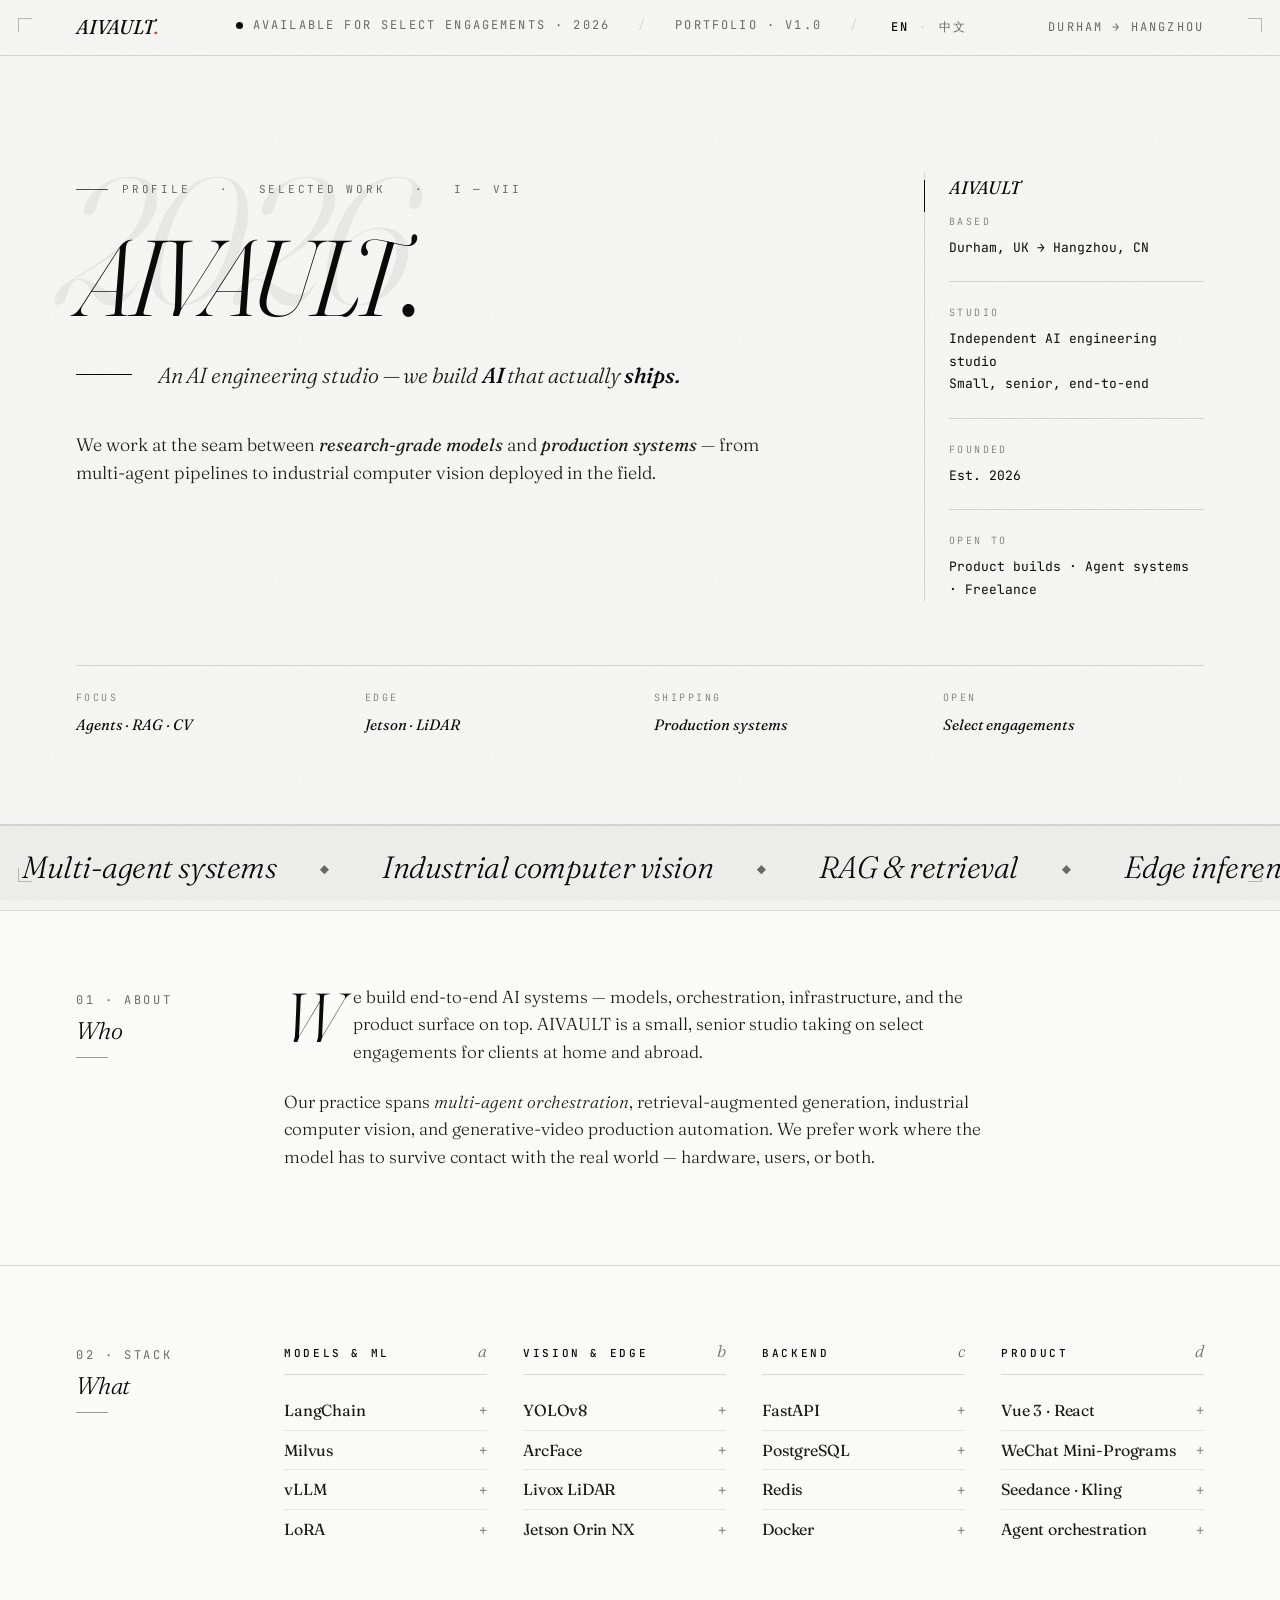
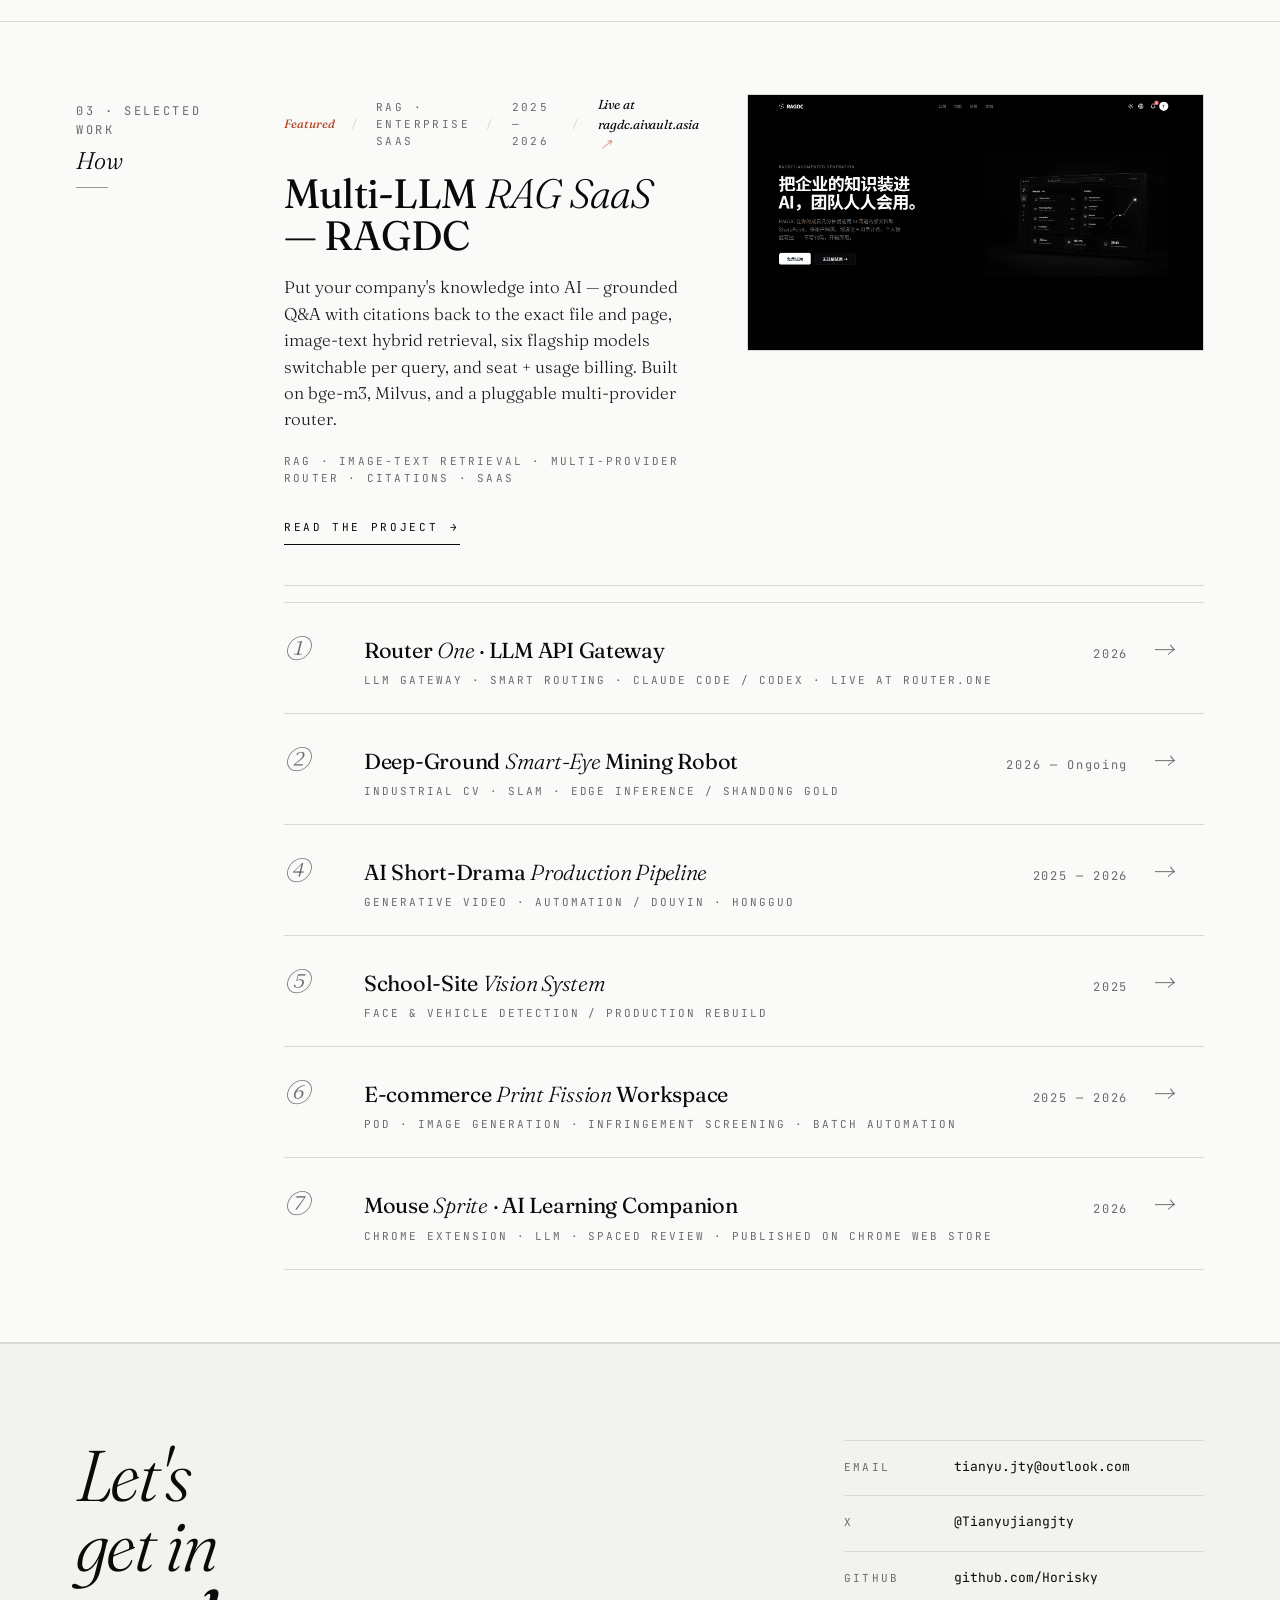
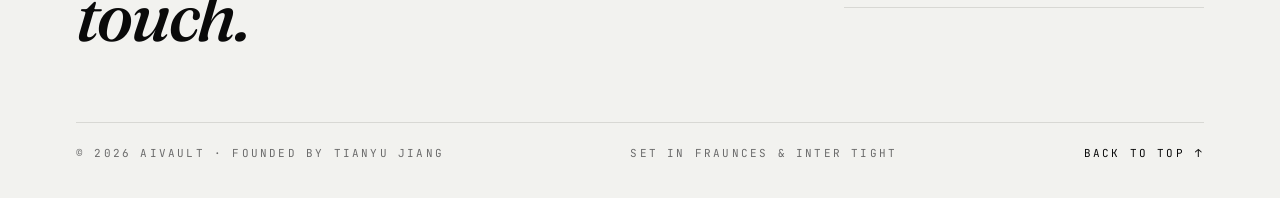
<file: index.html>
<!DOCTYPE html>
<html lang="en">
<head>
<meta charset="UTF-8" />
<meta name="viewport" content="width=device-width, initial-scale=1" />
<title>AIVAULT — AI that ships.</title>
<meta name="description" content="AIVAULT is an AI engineering studio building production AI that ships — multi-agent systems, industrial computer vision, and RAG platforms." />
<meta name="author" content="AIVAULT" />

<link rel="canonical" href="https://profile.aivault.asia/" />
<link rel="icon" type="image/svg+xml" href="/favicon.svg" />

<meta property="og:site_name" content="AIVAULT · AI Engineering Studio" />
<meta property="og:type" content="website" />
<meta property="og:url" content="https://profile.aivault.asia/" />
<meta property="og:title" content="AIVAULT — AI that ships." />
<meta property="og:description" content="An AI engineering studio building AI that actually ships." />
<meta property="og:image" content="https://profile.aivault.asia/social.png" />
<meta property="og:image:width" content="1080" />
<meta property="og:image:height" content="1080" />
<meta property="og:locale" content="en_US" />
<meta property="og:locale:alternate" content="zh_CN" />

<meta name="twitter:card" content="summary_large_image" />
<meta name="twitter:site" content="@Tianyujiangjty" />
<meta name="twitter:creator" content="@Tianyujiangjty" />
<meta name="twitter:title" content="AIVAULT — AI that ships." />
<meta name="twitter:description" content="An AI engineering studio building AI that actually ships." />
<meta name="twitter:image" content="https://profile.aivault.asia/social.png" />

<link rel="preconnect" href="https://fonts.googleapis.com" />
<link rel="preconnect" href="https://fonts.gstatic.com" crossorigin />
<link href="https://fonts.googleapis.com/css2?family=Fraunces:ital,opsz,wght@0,9..144,300;0,9..144,400;0,9..144,500;0,9..144,600;1,9..144,300;1,9..144,400;1,9..144,500;1,9..144,600&family=Inter+Tight:wght@400;500;600&family=JetBrains+Mono:wght@400;500&family=Noto+Serif+SC:wght@300;400;500;600&display=swap" rel="stylesheet" />
<link rel="stylesheet" href="assets/base.css?v=20260607" />
<script>try { document.documentElement.lang = localStorage.getItem('profile.lang') || 'en'; } catch(e){}</script>
<script defer src="assets/i18n.js?v=20260607"></script>

<style>
  /* ============ index-specific ============ */
  .hero { padding: 96px 0 88px; border-bottom: 1px solid var(--rule); position: relative; overflow: hidden; }
  .hero .wrap { position: relative; z-index: 2; }

  .hero .folio {
    position: absolute;
    top: 112px;
    left: var(--pad-x);
    font-family: var(--serif);
    font-weight: 300;
    font-style: italic;
    color: var(--rule);
    font-size: clamp(88px, 14vw, 200px);
    line-height: .8;
    letter-spacing: -.05em;
    user-select: none;
    pointer-events: none;
    z-index: 1;
    opacity: .42;
  }

  .hero-grid {
    display: grid;
    grid-template-columns: 1fr 280px;
    gap: 56px;
    align-items: start;
    padding-top: 20px;
  }
  .hero .label {
    font-family: var(--mono);
    font-size: 11px;
    text-transform: uppercase;
    letter-spacing: .25em;
    color: var(--muted);
    margin-bottom: 28px;
    display: inline-flex;
    align-items: center;
    gap: 14px;
  }
  .hero .label .bar {
    display: inline-block;
    width: 32px;
    height: 1px;
    background: var(--ink);
    opacity: .7;
  }
  .hero h1 {
    font-family: var(--serif);
    font-weight: 400;
    font-size: clamp(60px, 8.4vw, 128px);
    line-height: .96;
    letter-spacing: -.035em;
    margin: 0;
    color: var(--ink);
    text-wrap: balance;
  }
  .hero h1 .i {
    font-style: italic;
    font-weight: 300;
    font-variation-settings: "opsz" 144;
    letter-spacing: -.04em;
  }
  .hero h1 .period {
    font-style: normal;
    color: var(--ink);
    margin-left: .02em;
  }

  .hero-tagline {
    display: flex;
    align-items: baseline;
    gap: 26px;
    margin-top: 32px;
    margin-bottom: 0;
    max-width: 820px;
  }
  .hero-tagline .rule {
    flex-shrink: 0;
    width: 56px;
    height: 1px;
    background: var(--ink);
    transform: translateY(-8px);
  }
  .hero-tagline .text {
    font-family: var(--serif);
    font-weight: 300;
    font-style: italic;
    font-size: clamp(19px, 1.7vw, 24px);
    line-height: 1.4;
    color: var(--ink-soft);
    letter-spacing: -.008em;
    text-wrap: pretty;
  }
  .hero-tagline .text em {
    font-style: italic;
    font-weight: 500;
    color: var(--ink);
  }

  .hero .lede {
    font-family: var(--serif);
    font-weight: 300;
    font-size: clamp(17px, 1.4vw, 21px);
    line-height: 1.55;
    color: var(--ink-soft);
    max-width: 720px;
    margin-top: 40px;
    text-wrap: pretty;
  }
  .hero .lede em { font-style: italic; font-weight: 400; }

  aside.hero-aside {
    font-family: var(--mono);
    font-size: 13px;
    line-height: 1.75;
    color: var(--muted);
    border-left: 1px solid var(--rule);
    padding: 0 0 0 24px;
    position: relative;
  }
  aside.hero-aside .tick {
    position: absolute;
    top: 8px;
    left: -1px;
    width: 1px;
    height: 32px;
    background: var(--ink);
  }
  aside.hero-aside strong {
    display: block;
    color: var(--ink);
    font-family: var(--serif);
    font-style: italic;
    font-size: 18px;
    letter-spacing: -.01em;
    margin-bottom: 10px;
    font-weight: 400;
  }
  aside.hero-aside .block {
    margin: 22px 0 0;
    padding-top: 22px;
    border-top: 1px solid var(--rule);
  }
  aside.hero-aside .block:first-of-type { border-top: 0; padding-top: 0; margin-top: 0; }
  aside.hero-aside .k {
    display: block;
    font-size: 10px;
    letter-spacing: .24em;
    text-transform: uppercase;
    color: var(--muted-2);
    margin-bottom: 6px;
  }
  aside.hero-aside .v { color: var(--ink); }

  .hero-meta {
    margin-top: 64px;
    padding-top: 24px;
    border-top: 1px solid var(--rule);
    display: grid;
    grid-template-columns: repeat(4, 1fr);
    gap: 28px;
    font-family: var(--mono);
    font-size: 11px;
    text-transform: uppercase;
    letter-spacing: .22em;
    color: var(--muted);
  }
  .hero-meta .cell .k { display: block; color: var(--muted-2); margin-bottom: 7px; font-size: 10px; }
  .hero-meta .cell .v {
    font-family: var(--serif);
    font-style: italic;
    font-weight: 400;
    font-size: 15px;
    color: var(--ink);
    text-transform: none;
    letter-spacing: -.005em;
  }

  /* ABOUT */
  .about p {
    font-family: var(--serif);
    font-weight: 300;
    font-size: clamp(17px, 1.35vw, 20px);
    line-height: 1.6;
    color: var(--ink-soft);
    max-width: 720px;
    margin-bottom: 22px;
    text-wrap: pretty;
  }
  .about p:last-child { margin-bottom: 0; }
  .about p strong { font-weight: 500; color: var(--ink); }
  .about p em { font-style: italic; }
  .about p:first-child::first-letter {
    font-family: var(--serif);
    font-style: italic;
    font-weight: 300;
    font-size: 4em;
    line-height: .88;
    float: left;
    padding: 4px 12px 0 0;
    color: var(--ink);
    font-variation-settings: "opsz" 144;
  }

  /* STACK */
  .stack-grid {
    display: grid;
    grid-template-columns: repeat(4, 1fr);
    gap: 36px;
    max-width: 1040px;
  }
  .stack-col h3 {
    font-family: var(--mono);
    font-size: 11px;
    text-transform: uppercase;
    letter-spacing: .24em;
    color: var(--ink);
    margin: 0 0 16px;
    padding-bottom: 10px;
    border-bottom: 1px solid var(--rule);
    font-weight: 500;
    display: flex;
    align-items: baseline;
    justify-content: space-between;
    gap: 10px;
  }
  .stack-col h3 .tag {
    font-family: var(--serif);
    font-style: italic;
    font-weight: 300;
    font-size: 17px;
    color: var(--muted);
    text-transform: none;
    letter-spacing: -.01em;
  }
  .stack-col ul {
    list-style: none;
    margin: 0;
    padding: 0;
    font-family: var(--sans);
    font-size: 13.5px;
    line-height: 1.75;
    color: var(--ink-soft);
  }
  .stack-col li { padding: 0; border-bottom: 1px solid var(--rule-soft); }
  .stack-col li:last-child { border-bottom: 0; }
  .tech-name {
    display: flex;
    align-items: center;
    justify-content: space-between;
    gap: 12px;
    width: 100%;
    margin: 0;
    padding: 9px 0;
    background: none;
    border: 0;
    font-family: var(--serif);
    font-size: 16px;
    line-height: 1.3;
    color: var(--ink-soft);
    text-align: left;
    cursor: pointer;
    letter-spacing: -.01em;
    transition: color .2s;
  }
  .tech-name:hover,
  .tech.open .tech-name { color: var(--ink); }
  .tech-cue {
    flex-shrink: 0;
    font-family: var(--mono);
    font-size: 14px;
    line-height: 1;
    color: var(--muted-2);
    transition: transform .25s var(--ease), color .2s;
  }
  .tech-name:hover .tech-cue { color: var(--accent); }
  .tech.open .tech-cue { transform: rotate(45deg); color: var(--accent); }
  .tech-info {
    overflow: hidden;
    max-height: 0;
    opacity: 0;
    font-family: var(--sans);
    font-size: 12.5px;
    line-height: 1.6;
    color: var(--muted);
    transition: max-height .28s var(--ease), opacity .28s ease, padding .28s ease;
  }
  .tech.open .tech-info {
    max-height: 200px;
    opacity: 1;
    padding: 0 0 11px;
  }
  .tech-info em { font-style: italic; color: var(--ink-soft); }

  /* WORK */
  .work-featured {
    display: grid;
    grid-template-columns: 1fr 1.1fr;
    gap: 48px;
    align-items: start;
    padding-bottom: 40px;
    margin-bottom: 8px;
    border-bottom: 1px solid var(--rule);
  }
  .work-featured .meta-row {
    font-family: var(--mono);
    font-size: 11px;
    text-transform: uppercase;
    letter-spacing: .22em;
    color: var(--muted);
    margin-bottom: 18px;
    display: flex;
    gap: 16px;
    align-items: center;
  }
  .work-featured .meta-row .sep { color: var(--rule); }
  .work-featured .feat-tag {
    font-family: var(--serif);
    font-style: italic;
    font-weight: 500;
    font-size: 12px;
    color: var(--accent);
    letter-spacing: -.005em;
    text-transform: none;
  }
  .work-featured .live-mark {
    font-family: var(--serif);
    font-style: italic;
    font-weight: 400;
    font-size: 13px;
    color: var(--ink);
    text-transform: none;
    letter-spacing: -.01em;
  }
  .work-featured .live-mark .arr {
    display: inline-block;
    font-size: 12px;
    color: var(--accent);
    margin-left: 2px;
  }
  .work-featured h3 {
    font-family: var(--serif);
    font-weight: 400;
    font-size: clamp(30px, 3.2vw, 44px);
    line-height: 1.02;
    letter-spacing: -.02em;
    margin: 0 0 18px;
    color: var(--ink);
    text-wrap: balance;
  }
  .work-featured h3 em { font-style: italic; font-weight: 300; }
  .work-featured p {
    font-family: var(--serif);
    font-weight: 300;
    font-size: 17px;
    line-height: 1.55;
    color: var(--ink-soft);
    max-width: 520px;
  }
  .work-featured .tags {
    font-family: var(--mono);
    font-size: 11px;
    text-transform: uppercase;
    letter-spacing: .2em;
    color: var(--muted);
    margin-top: 20px;
  }
  .work-featured .read {
    margin-top: 24px;
    display: inline-flex;
    align-items: center;
    gap: 12px;
    font-family: var(--mono);
    font-size: 11px;
    letter-spacing: .24em;
    text-transform: uppercase;
    color: var(--ink);
    padding: 8px 0;
    border-bottom: 1px solid var(--ink);
    transition: gap .3s var(--ease), color .3s var(--ease);
  }
  .work-featured .read:hover { gap: 20px; color: var(--accent); border-bottom-color: var(--accent); }

  .work-list {
    margin-top: 16px;
    border-top: 1px solid var(--rule);
  }
  .work-row {
    display: grid;
    grid-template-columns: 52px 1fr auto 36px;
    gap: 28px;
    align-items: baseline;
    padding: 24px 12px 24px 0;
    border-bottom: 1px solid var(--rule);
    position: relative;
    transition: padding .3s var(--ease), background .3s var(--ease);
  }
  .work-row::before {
    content: "";
    position: absolute;
    left: 0;
    top: 0;
    bottom: 0;
    width: 2px;
    background: var(--ink);
    transform: scaleY(0);
    transform-origin: top;
    transition: transform .35s var(--ease);
  }
  .work-row:hover { padding-left: 22px; background: var(--paper-2); }
  .work-row:hover::before { transform: scaleY(1); }
  .work-row .idx {
    font-family: var(--serif);
    font-style: italic;
    font-weight: 300;
    font-size: 26px;
    color: var(--muted);
    line-height: 1;
  }
  .work-row .title {
    font-family: var(--serif);
    font-weight: 400;
    font-size: clamp(20px, 1.7vw, 26px);
    letter-spacing: -.012em;
    line-height: 1.2;
    color: var(--ink);
  }
  .work-row .title em { font-style: italic; font-weight: 300; }
  .work-row .meta {
    font-family: var(--mono);
    font-size: 11px;
    text-transform: uppercase;
    letter-spacing: .18em;
    color: var(--muted);
    margin-top: 8px;
  }
  .work-row .year {
    font-family: var(--mono);
    font-size: 12px;
    letter-spacing: .14em;
    color: var(--muted);
    white-space: nowrap;
    padding-top: 10px;
  }
  .work-row .arrow {
    font-family: var(--serif);
    font-style: italic;
    font-size: 22px;
    color: var(--muted);
    padding-top: 6px;
    transform: translateX(-4px);
    transition: transform .3s var(--ease), color .3s var(--ease);
  }
  .work-row:hover .arrow { transform: translateX(4px); color: var(--ink); }

  /* MARQUEE of availability / services */
  .marquee {
    border-top: 1px solid var(--rule);
    border-bottom: 1px solid var(--rule);
    padding: 18px 0;
    overflow: hidden;
    white-space: nowrap;
    font-family: var(--serif);
    font-style: italic;
    font-weight: 300;
    font-size: clamp(20px, 2.4vw, 32px);
    color: var(--ink);
    letter-spacing: -.015em;
    background: var(--paper-2);
  }
  .marquee-track {
    display: inline-block;
    animation: slide 48s linear infinite;
    padding-left: 0;
  }
  .marquee-track span { display: inline-block; margin: 0 22px; }
  .marquee-track .sep {
    color: var(--muted);
    font-style: normal;
    font-family: var(--mono);
    font-size: .48em;
    vertical-align: middle;
    letter-spacing: .22em;
    text-transform: uppercase;
  }
  @keyframes slide {
    from { transform: translateX(0); }
    to   { transform: translateX(-50%); }
  }

  /* responsive */
  @media (max-width: 960px) {
    .hero { padding: 80px 0 60px; }
    .hero .folio { font-size: 160px; top: 80px; }
    .hero-grid { grid-template-columns: 1fr; gap: 40px; padding-top: 20px; }
    aside.hero-aside { border-left: 0; border-top: 1px solid var(--rule); padding: 24px 0 0; }
    aside.hero-aside .tick { display: none; }
    .hero-meta { grid-template-columns: repeat(2, 1fr); gap: 20px; margin-top: 48px; }
    .stack-grid { grid-template-columns: repeat(2, 1fr); gap: 32px; }
    .work-featured { grid-template-columns: 1fr; gap: 32px; }
    .work-row { grid-template-columns: 36px 1fr 28px; gap: 18px; padding: 22px 0; }
    .work-row .year { grid-column: 2; padding-top: 0; }
    .work-row:hover { padding-left: 12px; }
  }

  /* print */
  @media print {
    .hero .folio { display: none; }
    .marquee { display: none; }
    .work-row { break-inside: avoid; }
    .work-featured { grid-template-columns: 1fr; }
    .img-slot { display: none; }
  }
</style>
</head>
<body>

<div class="noise" aria-hidden="true"></div>
<div class="crops" aria-hidden="true"><span></span></div>

<!-- META BAR -->
<div class="meta-bar">
  <div class="wrap">
    <span class="mark">AIVAULT<span class="dot-mark">.</span></span>
    <span class="center">
      <span><span class="dot"></span><span class="en">Available for select engagements · 2026</span><span class="zh">开放承接 · 2026</span></span>
      <span class="sep">/</span>
      <span><span class="en">Portfolio · v1.0</span><span class="zh">作品集 · v1.0</span></span>
      <span class="sep">/</span>
      <span class="lang-switch">
        <a href="#" data-lang="en">EN</a>
        <span class="sep">·</span>
        <a href="#" data-lang="zh">中文</a>
      </span>
    </span>
    <span class="right"><span class="en">Durham → Hangzhou</span><span class="zh">达勒姆 → 杭州</span></span>
  </div>
</div>

<!-- HERO -->
<header class="hero">
  <div class="folio" aria-hidden="true">2026</div>
  <div class="wrap">
    <div class="hero-grid">
      <div>
        <div class="label reveal">
          <span class="bar"></span>
          <span class="en">Profile &nbsp; · &nbsp; Selected Work &nbsp; · &nbsp; I — VII</span>
          <span class="zh">作品集 &nbsp; · &nbsp; 精选项目 &nbsp; · &nbsp; I — VII</span>
        </div>
        <h1 class="reveal en"><span class="i">AIVAULT</span><span class="period">.</span></h1>
        <h1 class="reveal zh"><span class="i">AIVAULT</span><span class="period">.</span></h1>
        <div class="hero-tagline reveal">
          <span class="rule"></span>
          <span class="text en">An AI engineering studio — we build <em>AI</em> that actually <em>ships.</em></span>
          <span class="text zh">一支 AI 工程团队 —— 做能<em>真正落地</em>的 <em>AI</em>。</span>
        </div>
        <p class="lede reveal en">
          We work at the seam between <em>research-grade models</em> and <em>production systems</em> — from multi-agent pipelines to industrial computer vision deployed in the field.
        </p>
        <p class="lede reveal zh">
          我们在<em>研究级模型</em>与<em>生产级系统</em>的接缝处工作 —— 从多 Agent 流水线，到真正部署在现场的工业计算机视觉。
        </p>
      </div>
      <aside class="hero-aside reveal">
        <span class="tick"></span>
        <div class="block">
          <strong>AIVAULT</strong>
          <div class="k"><span class="en">Based</span><span class="zh">地点</span></div>
          <div class="v"><span class="en">Durham, UK → Hangzhou, CN</span><span class="zh">英国达勒姆 → 中国杭州</span></div>
        </div>
        <div class="block">
          <div class="k"><span class="en">Studio</span><span class="zh">团队</span></div>
          <div class="v">
            <span class="en">Independent AI engineering studio<br />Small, senior, end-to-end</span>
            <span class="zh">独立 AI 工程工作室<br />精干、资深、端到端</span>
          </div>
        </div>
        <div class="block">
          <div class="k"><span class="en">Founded</span><span class="zh">成立</span></div>
          <div class="v"><span class="en">Est. 2026</span><span class="zh">2026 年</span></div>
        </div>
        <div class="block">
          <div class="k"><span class="en">Open to</span><span class="zh">接受方向</span></div>
          <div class="v"><span class="en">Product builds · Agent systems · Freelance</span><span class="zh">AI 产品 · Agent 系统 · 承接合作</span></div>
        </div>
      </aside>
    </div>

    <div class="hero-meta reveal">
      <div class="cell">
        <span class="k"><span class="en">Focus</span><span class="zh">方向</span></span>
        <span class="v"><span class="en">Agents · RAG · CV</span><span class="zh">Agents · RAG · 计算机视觉</span></span>
      </div>
      <div class="cell">
        <span class="k"><span class="en">Edge</span><span class="zh">边端</span></span>
        <span class="v">Jetson · LiDAR</span>
      </div>
      <div class="cell">
        <span class="k"><span class="en">Shipping</span><span class="zh">交付</span></span>
        <span class="v"><span class="en">Production systems</span><span class="zh">生产级系统</span></span>
      </div>
      <div class="cell">
        <span class="k"><span class="en">Open</span><span class="zh">合作</span></span>
        <span class="v"><span class="en">Select engagements</span><span class="zh">精选合作</span></span>
      </div>
    </div>
  </div>
</header>

<!-- MARQUEE -->
<div class="marquee en" aria-hidden="true">
  <div class="marquee-track">
    <span>Multi-agent systems</span><span class="sep">◆</span>
    <span>Industrial computer vision</span><span class="sep">◆</span>
    <span>RAG &amp; retrieval</span><span class="sep">◆</span>
    <span>Edge inference</span><span class="sep">◆</span>
    <span>Transformer research</span><span class="sep">◆</span>
    <span>Production ML</span><span class="sep">◆</span>
    <span>Multi-agent systems</span><span class="sep">◆</span>
    <span>Industrial computer vision</span><span class="sep">◆</span>
    <span>RAG &amp; retrieval</span><span class="sep">◆</span>
    <span>Edge inference</span><span class="sep">◆</span>
    <span>Transformer research</span><span class="sep">◆</span>
    <span>Production ML</span><span class="sep">◆</span>
  </div>
</div>
<div class="marquee zh" aria-hidden="true">
  <div class="marquee-track">
    <span>多 Agent 系统</span><span class="sep">◆</span>
    <span>工业计算机视觉</span><span class="sep">◆</span>
    <span>RAG 与检索</span><span class="sep">◆</span>
    <span>边端推理</span><span class="sep">◆</span>
    <span>Transformer 研究</span><span class="sep">◆</span>
    <span>生产级 ML</span><span class="sep">◆</span>
    <span>多 Agent 系统</span><span class="sep">◆</span>
    <span>工业计算机视觉</span><span class="sep">◆</span>
    <span>RAG 与检索</span><span class="sep">◆</span>
    <span>边端推理</span><span class="sep">◆</span>
    <span>Transformer 研究</span><span class="sep">◆</span>
    <span>生产级 ML</span><span class="sep">◆</span>
  </div>
</div>

<!-- ABOUT -->
<section class="row" id="about">
  <div class="row-inner">
    <div class="num reveal">
      <span class="en">01 · About</span>
      <span class="zh">01 · 关于</span>
      <span class="big"><span class="en">Who</span><span class="zh">我们</span></span>
      <span class="rule-short"></span>
    </div>
    <div class="about">
      <p class="reveal en">We build end-to-end AI systems — models, orchestration, infrastructure, and the product surface on top. AIVAULT is a small, senior studio taking on select engagements for clients at home and abroad.</p>
      <p class="reveal zh">我们做端到端的 AI 系统 —— 模型、编排、基础设施，以及最上层的产品。AIVAULT 是一支精干、资深的工作室，常年为国内外客户承接精选项目。</p>
      <p class="reveal en">Our practice spans <em>multi-agent orchestration</em>, retrieval-augmented generation, industrial computer vision, and generative-video production automation. We prefer work where the model has to survive contact with the real world — hardware, users, or both.</p>
      <p class="reveal zh">我们的实践横跨<em>多 Agent 编排</em>、检索增强生成、工业计算机视觉，以及生成式视频的生产自动化。我们偏好那些模型必须经受真实世界考验的工作 —— 面对硬件、面对用户，或两者兼有。</p>
    </div>
  </div>
</section>

<!-- STACK -->
<section class="row" id="stack">
  <div class="row-inner">
    <div class="num reveal">
      <span class="en">02 · Stack</span>
      <span class="zh">02 · 技术栈</span>
      <span class="big"><span class="en">What</span><span class="zh">做什么</span></span>
      <span class="rule-short"></span>
    </div>
    <div class="stack-grid">
      <div class="stack-col reveal">
        <h3><span class="en">Models &amp; ML</span><span class="zh">模型 &amp; ML</span> <span class="tag">a</span></h3>
        <ul>
          <li class="tech">
            <button class="tech-name" type="button" aria-expanded="false"><span class="tech-label">LangChain</span><span class="tech-cue" aria-hidden="true">+</span></button>
            <div class="tech-info"><span class="en">Framework for LLM apps — chains, agents, and tool use.</span><span class="zh">构建 LLM 应用的框架 —— 链式调用、Agent 与工具调用。</span></div>
          </li>
          <li class="tech">
            <button class="tech-name" type="button" aria-expanded="false"><span class="tech-label">Milvus</span><span class="tech-cue" aria-hidden="true">+</span></button>
            <div class="tech-info"><span class="en">Vector database for large-scale similarity search — the retrieval backbone for RAG.</span><span class="zh">面向大规模相似度检索的向量数据库 —— RAG 的检索底座。</span></div>
          </li>
          <li class="tech">
            <button class="tech-name" type="button" aria-expanded="false"><span class="tech-label">vLLM</span><span class="tech-cue" aria-hidden="true">+</span></button>
            <div class="tech-info"><span class="en">High-throughput LLM serving with paged attention — fast, batched inference.</span><span class="zh">高吞吐 LLM 推理服务，基于 paged attention —— 快速、可批量。</span></div>
          </li>
          <li class="tech">
            <button class="tech-name" type="button" aria-expanded="false"><span class="tech-label">LoRA</span><span class="tech-cue" aria-hidden="true">+</span></button>
            <div class="tech-info"><span class="en">Parameter-efficient fine-tuning — adapt a base model by training tiny adapters.</span><span class="zh">参数高效微调 —— 只训练极小的适配器即可定制大模型。</span></div>
          </li>
        </ul>
      </div>
      <div class="stack-col reveal">
        <h3><span class="en">Vision &amp; Edge</span><span class="zh">视觉 &amp; 边端</span> <span class="tag">b</span></h3>
        <ul>
          <li class="tech">
            <button class="tech-name" type="button" aria-expanded="false"><span class="tech-label">YOLOv8</span><span class="tech-cue" aria-hidden="true">+</span></button>
            <div class="tech-info"><span class="en">Real-time object detection — the workhorse for person, vehicle and defect detection.</span><span class="zh">实时目标检测 —— 人员、车辆、缺陷检测的主力。</span></div>
          </li>
          <li class="tech">
            <button class="tech-name" type="button" aria-expanded="false"><span class="tech-label">ArcFace</span><span class="tech-cue" aria-hidden="true">+</span></button>
            <div class="tech-info"><span class="en">Face-recognition embeddings via InsightFace — identity matching by cosine distance.</span><span class="zh">基于 InsightFace 的人脸识别 embedding —— 按余弦距离做身份匹配。</span></div>
          </li>
          <li class="tech">
            <button class="tech-name" type="button" aria-expanded="false"><span class="tech-label">Livox LiDAR</span><span class="tech-cue" aria-hidden="true">+</span></button>
            <div class="tech-info"><span class="en">3D point-cloud sensing, paired with SLAM — mapping and positioning underground.</span><span class="zh">三维点云感知，配合 SLAM —— 在井下建图与定位。</span></div>
          </li>
          <li class="tech">
            <button class="tech-name" type="button" aria-expanded="false"><span class="tech-label">Jetson Orin NX</span><span class="tech-cue" aria-hidden="true">+</span></button>
            <div class="tech-info"><span class="en">NVIDIA edge module — runs the perception stack on-device, no cloud round-trip.</span><span class="zh">NVIDIA 边缘计算模组 —— 感知栈板载运行，无需上云。</span></div>
          </li>
        </ul>
      </div>
      <div class="stack-col reveal">
        <h3><span class="en">Backend</span><span class="zh">后端</span> <span class="tag">c</span></h3>
        <ul>
          <li class="tech">
            <button class="tech-name" type="button" aria-expanded="false"><span class="tech-label">FastAPI</span><span class="tech-cue" aria-hidden="true">+</span></button>
            <div class="tech-info"><span class="en">Python async web framework — typed and fast, the default for serving models.</span><span class="zh">Python 异步 Web 框架 —— 带类型、性能好，服务模型的默认选择。</span></div>
          </li>
          <li class="tech">
            <button class="tech-name" type="button" aria-expanded="false"><span class="tech-label">PostgreSQL</span><span class="tech-cue" aria-hidden="true">+</span></button>
            <div class="tech-info"><span class="en">Relational database — durable storage for users, billing and metadata.</span><span class="zh">关系型数据库 —— 用户、计费与元数据的持久化存储。</span></div>
          </li>
          <li class="tech">
            <button class="tech-name" type="button" aria-expanded="false"><span class="tech-label">Redis</span><span class="tech-cue" aria-hidden="true">+</span></button>
            <div class="tech-info"><span class="en">In-memory store — caching, rate limiting and job queues.</span><span class="zh">内存数据库 —— 缓存、限流与任务队列。</span></div>
          </li>
          <li class="tech">
            <button class="tech-name" type="button" aria-expanded="false"><span class="tech-label">Docker</span><span class="tech-cue" aria-hidden="true">+</span></button>
            <div class="tech-info"><span class="en">Containerized deployment — reproducible builds, on-prem or in the cloud.</span><span class="zh">容器化部署 —— 可复现构建，本地或云端皆可。</span></div>
          </li>
        </ul>
      </div>
      <div class="stack-col reveal">
        <h3><span class="en">Product</span><span class="zh">产品</span> <span class="tag">d</span></h3>
        <ul>
          <li class="tech">
            <button class="tech-name" type="button" aria-expanded="false"><span class="tech-label">Vue 3 · React</span><span class="tech-cue" aria-hidden="true">+</span></button>
            <div class="tech-info"><span class="en">Frontend frameworks — the product surfaces users actually touch.</span><span class="zh">前端框架 —— 用户真正接触的产品界面。</span></div>
          </li>
          <li class="tech">
            <button class="tech-name" type="button" aria-expanded="false"><span class="tech-label"><span class="en">WeChat Mini-Programs</span><span class="zh">微信小程序</span></span><span class="tech-cue" aria-hidden="true">+</span></button>
            <div class="tech-info"><span class="en">In-WeChat apps — reach China's users with no install.</span><span class="zh">微信生态内的轻应用 —— 无需安装即可触达国内用户。</span></div>
          </li>
          <li class="tech">
            <button class="tech-name" type="button" aria-expanded="false"><span class="tech-label">Seedance · Kling</span><span class="tech-cue" aria-hidden="true">+</span></button>
            <div class="tech-info"><span class="en">Generative-video APIs — text / image to short clips for the drama pipeline.</span><span class="zh">生成式视频 API —— 文本 / 图像生成短片，用于短剧流水线。</span></div>
          </li>
          <li class="tech">
            <button class="tech-name" type="button" aria-expanded="false"><span class="tech-label"><span class="en">Agent orchestration</span><span class="zh">Agent 编排</span></span><span class="tech-cue" aria-hidden="true">+</span></button>
            <div class="tech-info"><span class="en">Coordinating multiple LLM agents — planning, tools, and review loops.</span><span class="zh">多 Agent 编排 —— 规划、工具调用与审核回路。</span></div>
          </li>
        </ul>
      </div>
    </div>
  </div>
</section>

<!-- SELECTED WORK -->
<section class="row" id="work">
  <div class="row-inner">
    <div class="num reveal">
      <span class="en">03 · Selected Work</span>
      <span class="zh">03 · 精选项目</span>
      <span class="big"><span class="en">How</span><span class="zh">怎么做</span></span>
      <span class="rule-short"></span>
    </div>

    <div>
      <!-- FEATURED -->
      <a class="work-featured reveal" href="projects/03-rag-saas.html">
        <div>
          <div class="meta-row">
            <span class="feat-tag"><span class="en">Featured</span><span class="zh">精选</span></span>
            <span class="sep">/</span>
            <span><span class="en">RAG · Enterprise SaaS</span><span class="zh">RAG · 企业级 SaaS</span></span>
            <span class="sep">/</span>
            <span>2025 — 2026</span>
            <span class="sep">/</span>
            <span class="live-mark"><span class="en">Live at</span><span class="zh">线上</span> ragdc.aivault.asia <span class="arr">↗</span></span>
          </div>
          <h3 class="en">Multi-LLM <em>RAG SaaS</em><br />— RAGDC</h3>
          <h3 class="zh">多 LLM <em>RAG SaaS</em><br />—— RAGDC</h3>
          <p class="en">Put your company's knowledge into AI — grounded Q&amp;A with citations back to the exact file and page, image-text hybrid retrieval, six flagship models switchable per query, and seat + usage billing. Built on bge-m3, Milvus, and a pluggable multi-provider router.</p>
          <p class="zh">把企业的知识装进 AI —— 带引用溯源（精确到文件和页码）的有据问答、图文混合检索、六个旗舰模型可逐次切换、按席位 + 用量计费。基于 bge-m3、Milvus 与可插拔的多 provider 路由。</p>
          <div class="tags en">RAG · Image-text retrieval · Multi-provider router · Citations · SaaS</div>
          <div class="tags zh">RAG · 图文混检 · 多 provider 路由 · 引用溯源 · SaaS</div>
          <span class="read"><span class="en">Read the project</span><span class="zh">查看项目</span> <span>→</span></span>
        </div>
        <div class="img-slot" data-ratio="16:9">
          <img src="image/03-rag-saas/c3b56296-5fff-4b6d-9be0-02a6aac0ced1.png" alt="RAGDC landing — put your company knowledge into AI" onerror="this.remove()" />
          <div class="lbl">
            <span class="no">03</span>
            Featured · Image 01
            <span class="desc">RAGDC landing · positioning + mockup · 16:9</span>
          </div>
        </div>
      </a>

      <!-- LIST -->
      <div class="work-list">
        <a class="work-row reveal" href="projects/01-router-one.html">
          <span class="idx">①</span>
          <div>
            <div class="title en">Router <em>One</em> · LLM API Gateway</div>
            <div class="title zh">Router <em>One</em> · 大模型 API 网关</div>
            <div class="meta en">LLM gateway · Smart routing · Claude Code / Codex · Live at router.one</div>
            <div class="meta zh">大模型网关 · 智能路由 · Claude Code / Codex · 线上 router.one</div>
          </div>
          <span class="year">2026</span>
          <span class="arrow">→</span>
        </a>
        <a class="work-row reveal" href="projects/02-mining-robot.html">
          <span class="idx">②</span>
          <div>
            <div class="title en">Deep-Ground <em>Smart-Eye</em> Mining Robot</div>
            <div class="title zh">探地 <em>Smart-Eye</em> 矿用巡检机器人</div>
            <div class="meta en">Industrial CV · SLAM · Edge inference / Shandong Gold</div>
            <div class="meta zh">工业 CV · SLAM · 边端推理 / 山东黄金</div>
          </div>
          <span class="year"><span class="en">2026 — Ongoing</span><span class="zh">2026 · 进行中</span></span>
          <span class="arrow">→</span>
        </a>
        <a class="work-row reveal" href="projects/04-short-drama.html">
          <span class="idx">④</span>
          <div>
            <div class="title en">AI Short-Drama <em>Production Pipeline</em></div>
            <div class="title zh">AI 短剧 <em>生产流水线</em></div>
            <div class="meta en">Generative video · Automation / Douyin · Hongguo</div>
            <div class="meta zh">生成式视频 · 自动化 / 抖音 · 红果</div>
          </div>
          <span class="year">2025 — 2026</span>
          <span class="arrow">→</span>
        </a>
        <a class="work-row reveal" href="projects/05-school-vision.html">
          <span class="idx">⑤</span>
          <div>
            <div class="title en">School-Site <em>Vision System</em></div>
            <div class="title zh">校园 <em>视觉系统</em></div>
            <div class="meta en">Face &amp; vehicle detection / Production rebuild</div>
            <div class="meta zh">人脸 + 车辆检测 / 生产级重构</div>
          </div>
          <span class="year">2025</span>
          <span class="arrow">→</span>
        </a>
        <a class="work-row reveal" href="projects/06-print-fission.html">
          <span class="idx">⑥</span>
          <div>
            <div class="title en">E-commerce <em>Print Fission</em> Workspace</div>
            <div class="title zh">电商<em>印花裂变</em>工作台</div>
            <div class="meta en">POD · Image generation · Infringement screening · Batch automation</div>
            <div class="meta zh">POD 印花 · 图像生成 · 侵权筛查 · 批量自动化</div>
          </div>
          <span class="year">2025 — 2026</span>
          <span class="arrow">→</span>
        </a>
        <a class="work-row reveal" href="projects/07-mouse-sprite.html">
          <span class="idx">⑦</span>
          <div>
            <div class="title en">Mouse <em>Sprite</em> · AI Learning Companion</div>
            <div class="title zh">Mouse <em>Sprite</em> · AI 学习精灵</div>
            <div class="meta en">Chrome extension · LLM · Spaced review · Published on Chrome Web Store</div>
            <div class="meta zh">Chrome 扩展 · LLM · 间隔复习 · 已上架 Chrome 商店</div>
          </div>
          <span class="year">2026</span>
          <span class="arrow">→</span>
        </a>
      </div>
    </div>
  </div>
</section>

<!-- FOOTER -->
<footer class="footer" id="contact">
  <div class="wrap">
    <div class="footer-grid">
      <h2 class="reveal en">Let's<br />get in<br /><span class="strong">touch.</span></h2>
      <h2 class="reveal zh">欢迎<br /><span class="strong">联系</span><br />我们.</h2>
      <div class="contact reveal">
        <a class="c-row" href="mailto:tianyu.jty@outlook.com">
          <span class="k">Email</span>
          <span class="v">tianyu.jty@outlook.com</span>
          <span class="arrow">→</span>
        </a>
        <a class="c-row" href="https://x.com/Tianyujiangjty" target="_blank" rel="noopener">
          <span class="k">X</span>
          <span class="v">@Tianyujiangjty</span>
          <span class="arrow">→</span>
        </a>
        <a class="c-row" href="https://github.com/Horisky" target="_blank" rel="noopener">
          <span class="k">GitHub</span>
          <span class="v">github.com/Horisky</span>
          <span class="arrow">→</span>
        </a>
      </div>
    </div>
    <div class="copyright">
      <span>© 2026 AIVAULT · <span class="en">Founded by Tianyu Jiang</span><span class="zh">创始人 蒋天宇</span></span>
      <span><span class="en">Set in Fraunces &amp; Inter Tight</span><span class="zh">字体 Fraunces &amp; Inter Tight</span></span>
      <a class="totop" href="#top"><span class="en">Back to top</span><span class="zh">返回顶部</span> <span>↑</span></a>
    </div>
  </div>
</footer>

<script>
  const io = new IntersectionObserver((entries) => {
    entries.forEach((e) => {
      if (e.isIntersecting) {
        e.target.classList.add("in");
        io.unobserve(e.target);
      }
    });
  }, { threshold: .12, rootMargin: "0px 0px -40px 0px" });
  document.querySelectorAll(".reveal").forEach((el) => io.observe(el));

  // Tech stack: click a technology to expand its explanation.
  document.querySelectorAll(".tech .tech-name").forEach((btn) => {
    btn.addEventListener("click", () => {
      const li = btn.closest(".tech");
      const open = li.classList.toggle("open");
      btn.setAttribute("aria-expanded", open ? "true" : "false");
    });
  });
</script>
</body>
</html>
</file>
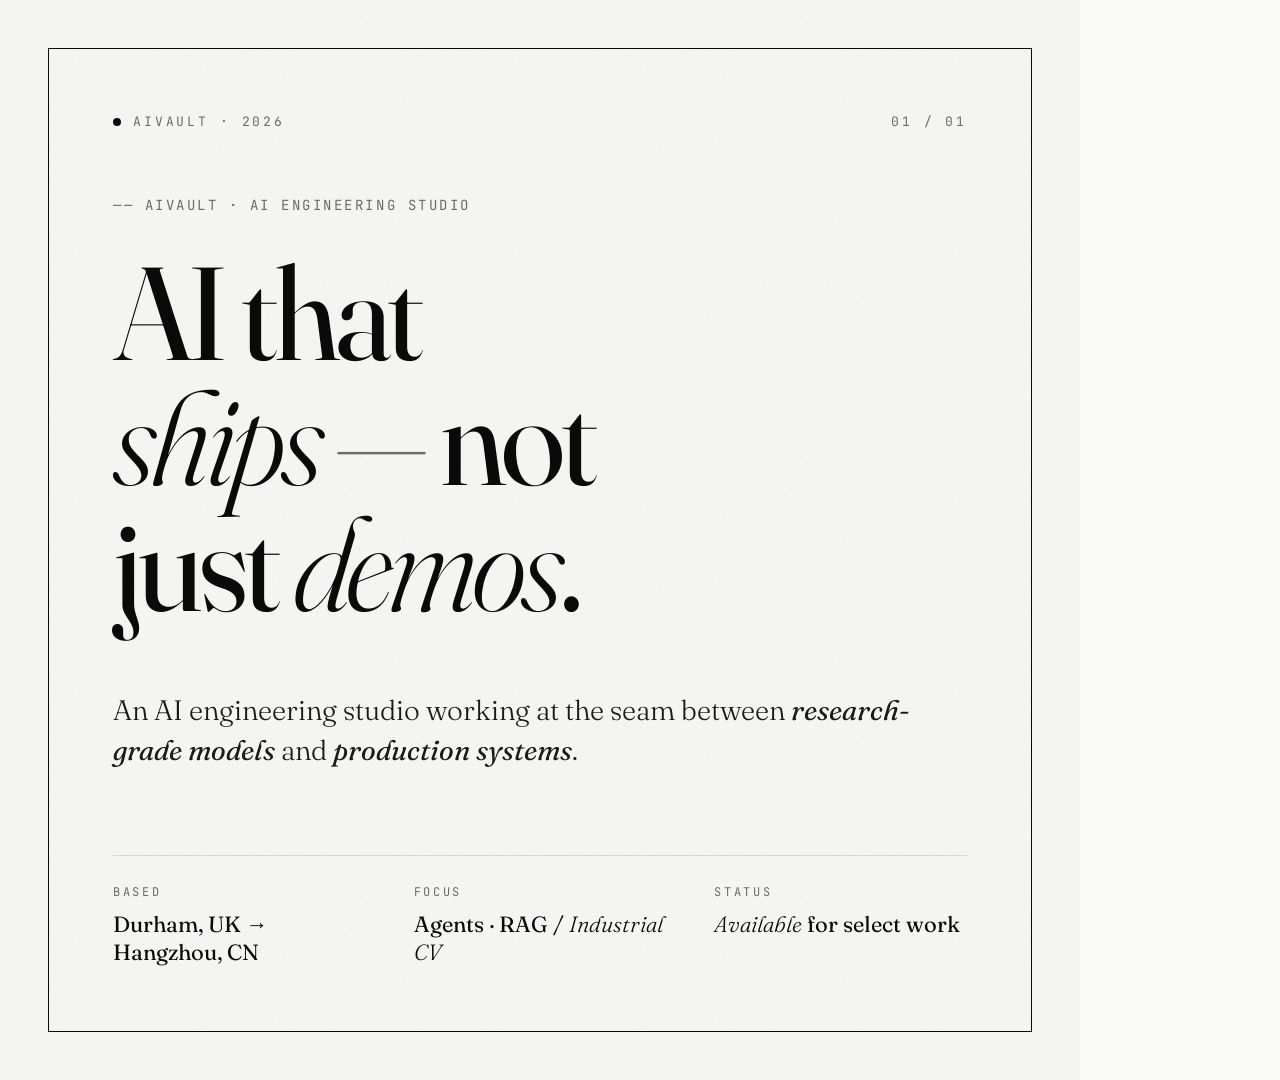
<file: social.html>
<!DOCTYPE html>
<html lang="en">
<head>
<meta charset="UTF-8" />
<title>AIVAULT — Social Card</title>

<link rel="preconnect" href="https://fonts.googleapis.com" />
<link rel="preconnect" href="https://fonts.gstatic.com" crossorigin />
<link href="https://fonts.googleapis.com/css2?family=Fraunces:ital,opsz,wght@0,9..144,300;0,9..144,400;0,9..144,500;1,9..144,300;1,9..144,400;1,9..144,500&family=Inter+Tight:wght@400;500&family=JetBrains+Mono:wght@400;500&display=swap" rel="stylesheet" />

<style>
  :root {
    --ink: #0a0a0a;
    --ink-soft: #1a1a1a;
    --paper: #fafaf8;
    --paper-2: #f2f2ef;
    --rule: #d8d8d4;
    --muted: #6b6b6b;

    --serif: "Fraunces", "Times New Roman", serif;
    --sans: "Inter Tight", system-ui, sans-serif;
    --mono: "JetBrains Mono", ui-monospace, monospace;
  }

  *, *::before, *::after { box-sizing: border-box; }
  html, body {
    margin: 0;
    padding: 0;
    width: 1080px;
    height: 1080px;
    background: var(--paper);
    color: var(--ink);
    font-family: var(--sans);
    -webkit-font-smoothing: antialiased;
    overflow: hidden;
  }

  .stage {
    width: 1080px;
    height: 1080px;
    padding: 48px;
    position: relative;
  }

  .noise {
    position: absolute;
    inset: 0;
    pointer-events: none;
    opacity: 0.05;
    mix-blend-mode: multiply;
    background-image: url("data:image/svg+xml;utf8,<svg xmlns='http://www.w3.org/2000/svg' width='220' height='220'><filter id='n'><feTurbulence type='fractalNoise' baseFrequency='0.9' numOctaves='2' stitchTiles='stitch'/><feColorMatrix values='0 0 0 0 0  0 0 0 0 0  0 0 0 0 0  0 0 0 0.85 0'/></filter><rect width='100%25' height='100%25' filter='url(%23n)'/></svg>");
  }

  .frame {
    width: 100%;
    height: 100%;
    border: 1px solid var(--ink);
    padding: 64px;
    display: grid;
    grid-template-rows: auto 1fr auto;
    gap: 40px;
    position: relative;
  }

  /* TOP BAR */
  .top {
    display: flex;
    justify-content: space-between;
    align-items: center;
    font-family: var(--mono);
    font-size: 13px;
    text-transform: uppercase;
    letter-spacing: 0.22em;
    color: var(--muted);
  }
  .top .dot {
    display: inline-block;
    width: 8px;
    height: 8px;
    border-radius: 50%;
    background: var(--ink);
    margin-right: 12px;
    vertical-align: middle;
  }

  /* MAIN */
  .main {
    display: flex;
    flex-direction: column;
    justify-content: center;
    gap: 36px;
    padding-top: 10px;
  }
  .tag {
    font-family: var(--mono);
    font-size: 14px;
    letter-spacing: 0.18em;
    text-transform: uppercase;
    color: var(--muted);
  }
  h1 {
    font-family: var(--serif);
    font-weight: 400;
    font-size: 132px;
    line-height: 0.95;
    letter-spacing: -0.035em;
    margin: 0;
    color: var(--ink);
  }
  h1 em { font-style: italic; font-weight: 300; }
  h1 .dash { color: var(--muted); font-style: italic; font-weight: 300; }
  .sub {
    font-family: var(--serif);
    font-weight: 300;
    font-size: 28px;
    line-height: 1.45;
    color: var(--ink-soft);
    max-width: 860px;
  }
  .sub em { font-style: italic; font-weight: 400; }

  /* BOTTOM THREE COLS */
  .foot {
    display: grid;
    grid-template-columns: repeat(3, 1fr);
    gap: 48px;
    padding-top: 28px;
    border-top: 1px solid var(--rule);
  }
  .foot .k {
    font-family: var(--mono);
    font-size: 12px;
    text-transform: uppercase;
    letter-spacing: 0.22em;
    color: var(--muted);
    margin-bottom: 10px;
  }
  .foot .v {
    font-family: var(--serif);
    font-size: 22px;
    font-weight: 400;
    color: var(--ink);
    line-height: 1.3;
  }
  .foot .v em { font-style: italic; font-weight: 300; }
</style>
</head>
<body>
<div class="stage">
  <div class="noise"></div>
  <div class="frame">

    <div class="top">
      <span><span class="dot"></span>AIVAULT · 2026</span>
      <span>01 / 01</span>
    </div>

    <div class="main">
      <div class="tag">—— AIVAULT · AI Engineering Studio</div>
      <h1>AI that<br /><em>ships</em> <span class="dash">—</span> not<br />just <em>demos</em>.</h1>
      <p class="sub">An AI engineering studio working at the seam between <em>research-grade models</em> and <em>production systems</em>.</p>
    </div>

    <div class="foot">
      <div>
        <div class="k">Based</div>
        <div class="v">Durham, UK → Hangzhou, CN</div>
      </div>
      <div>
        <div class="k">Focus</div>
        <div class="v">Agents · RAG / <em>Industrial CV</em></div>
      </div>
      <div>
        <div class="k">Status</div>
        <div class="v"><em>Available</em> for select work</div>
      </div>
    </div>

  </div>
</div>
</body>
</html>
</file>
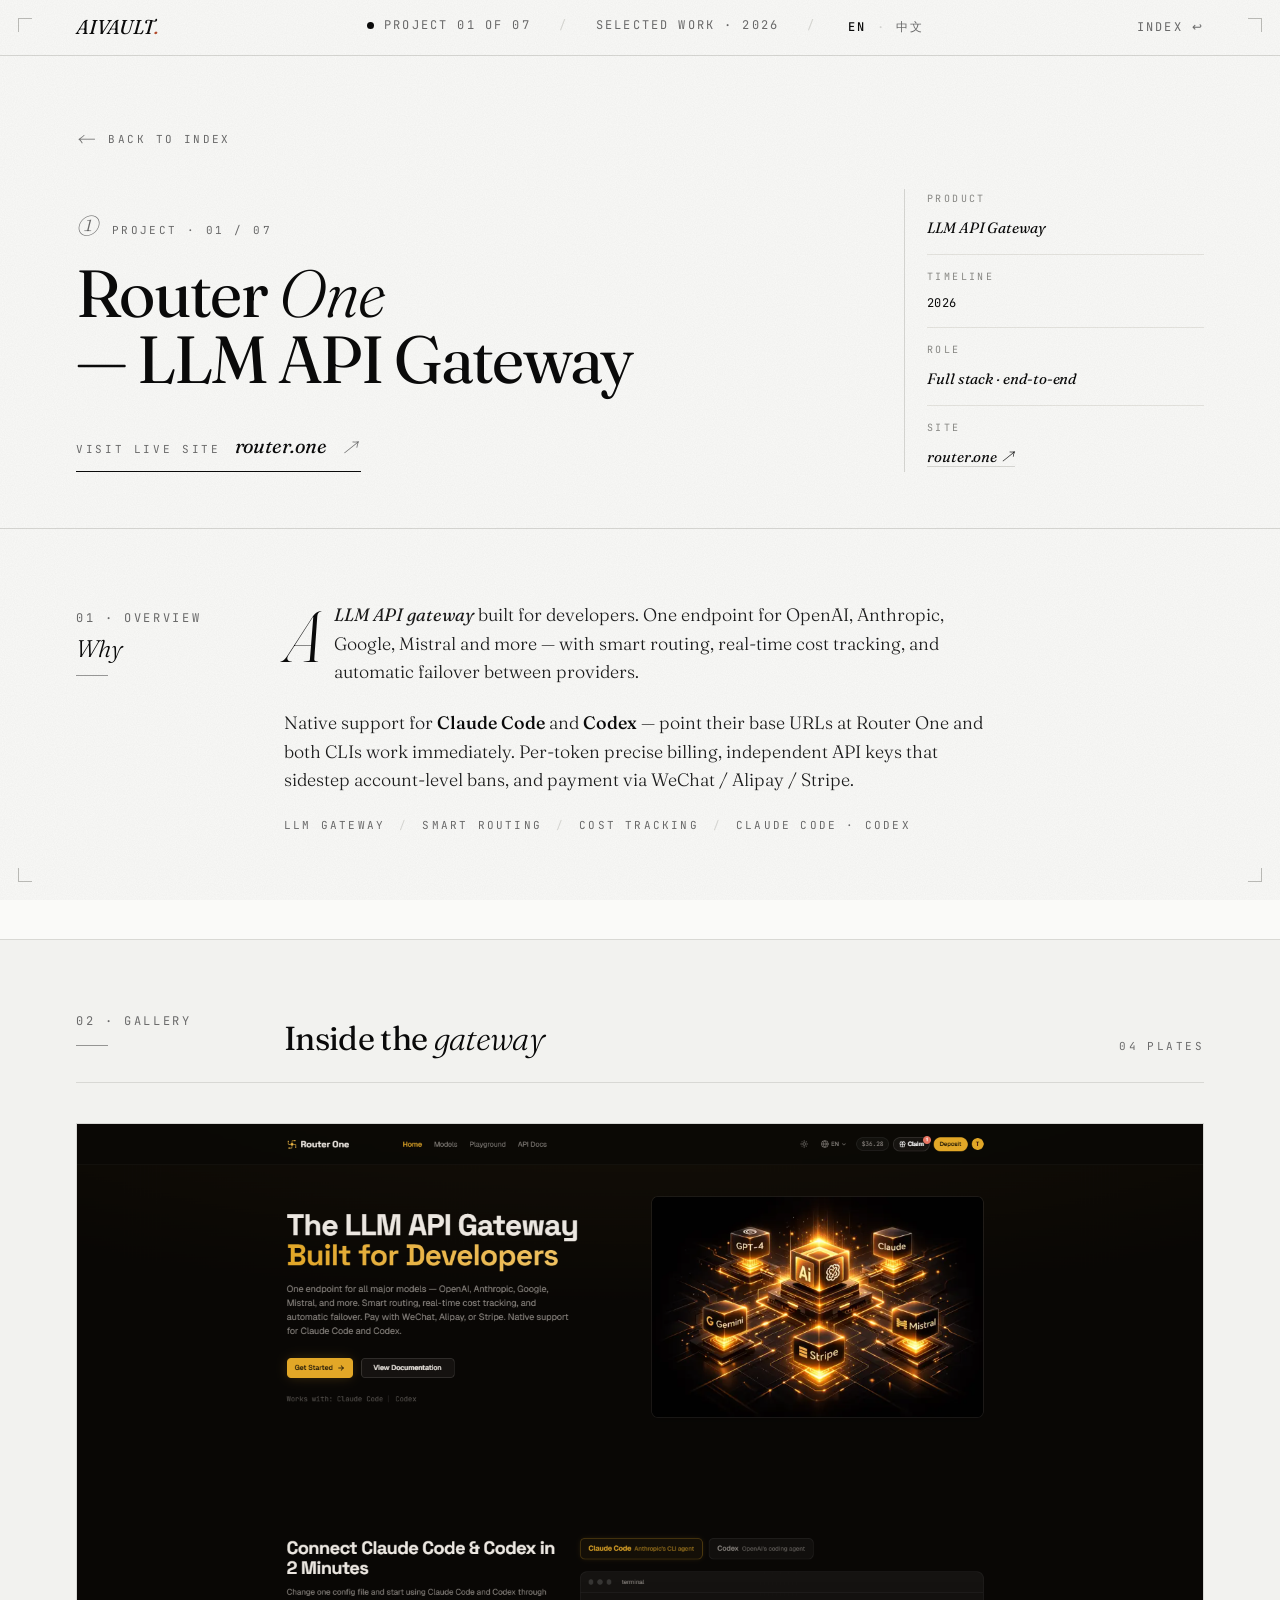
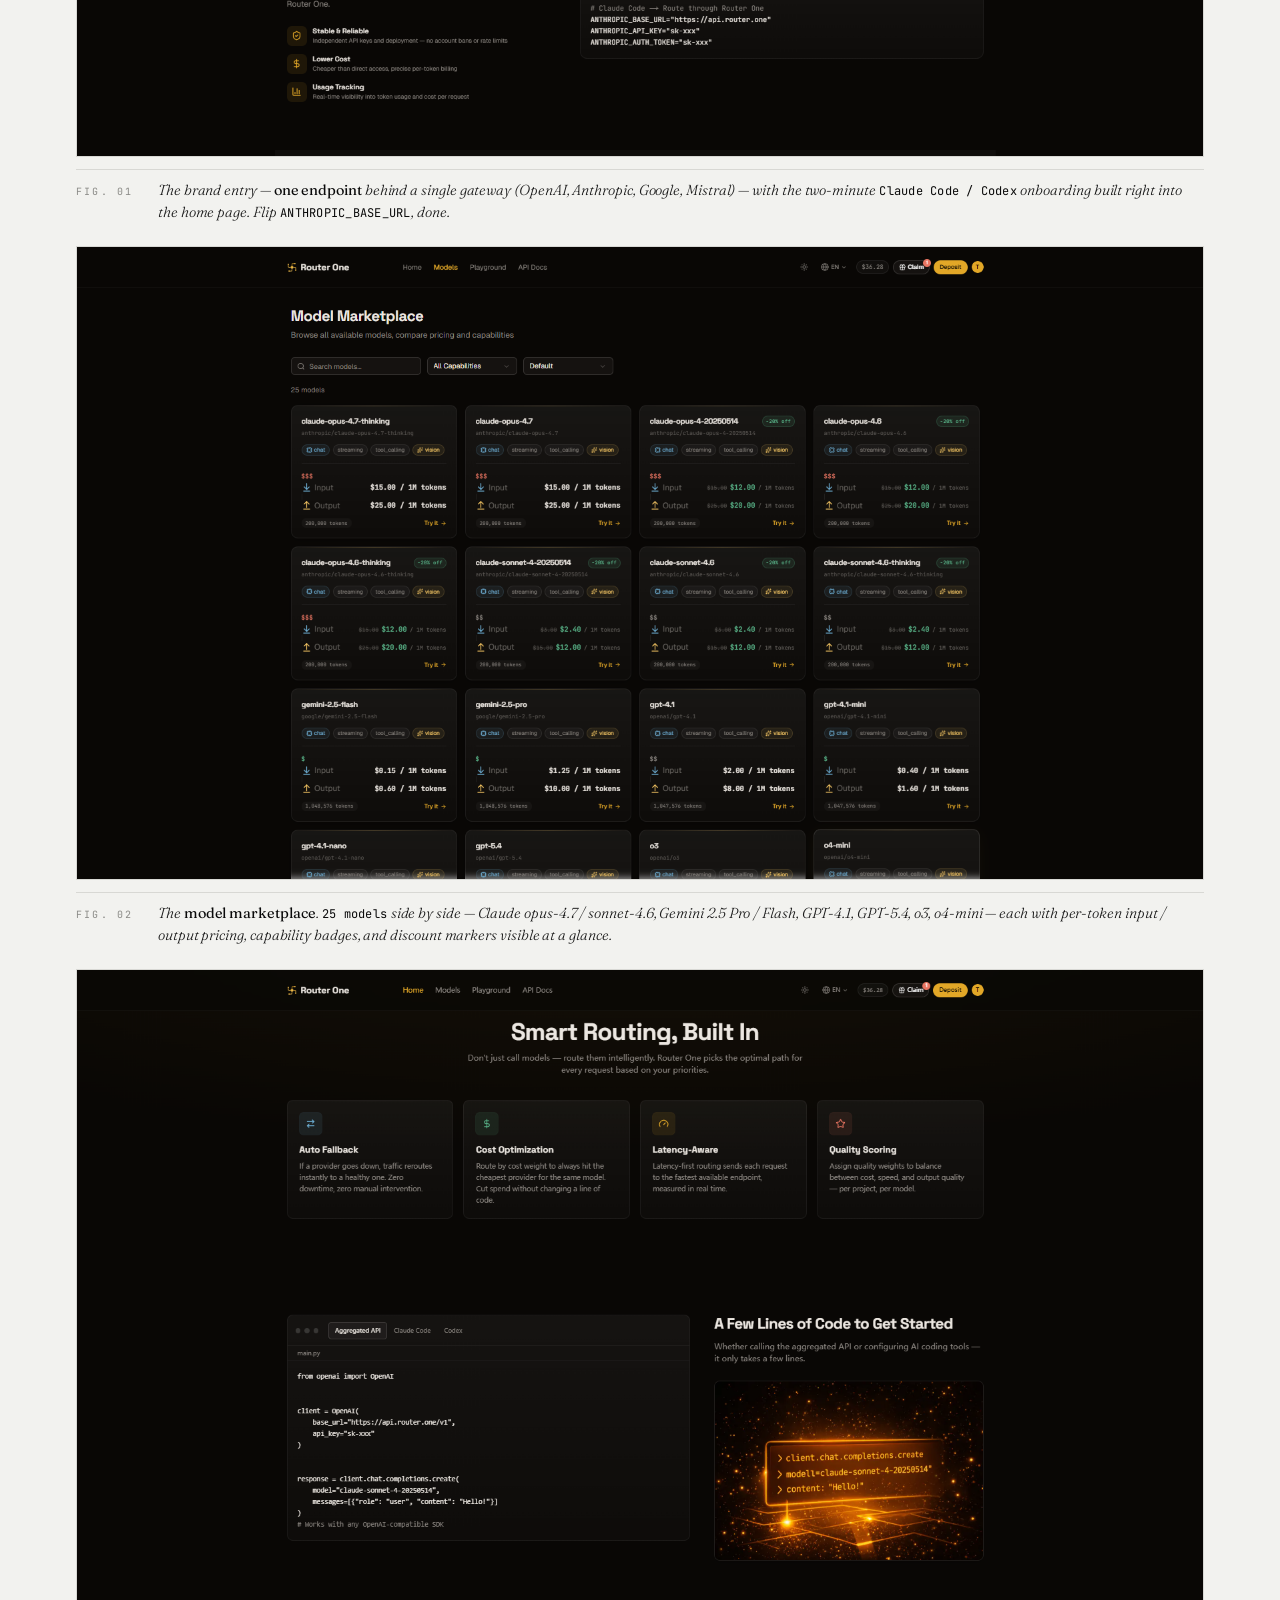
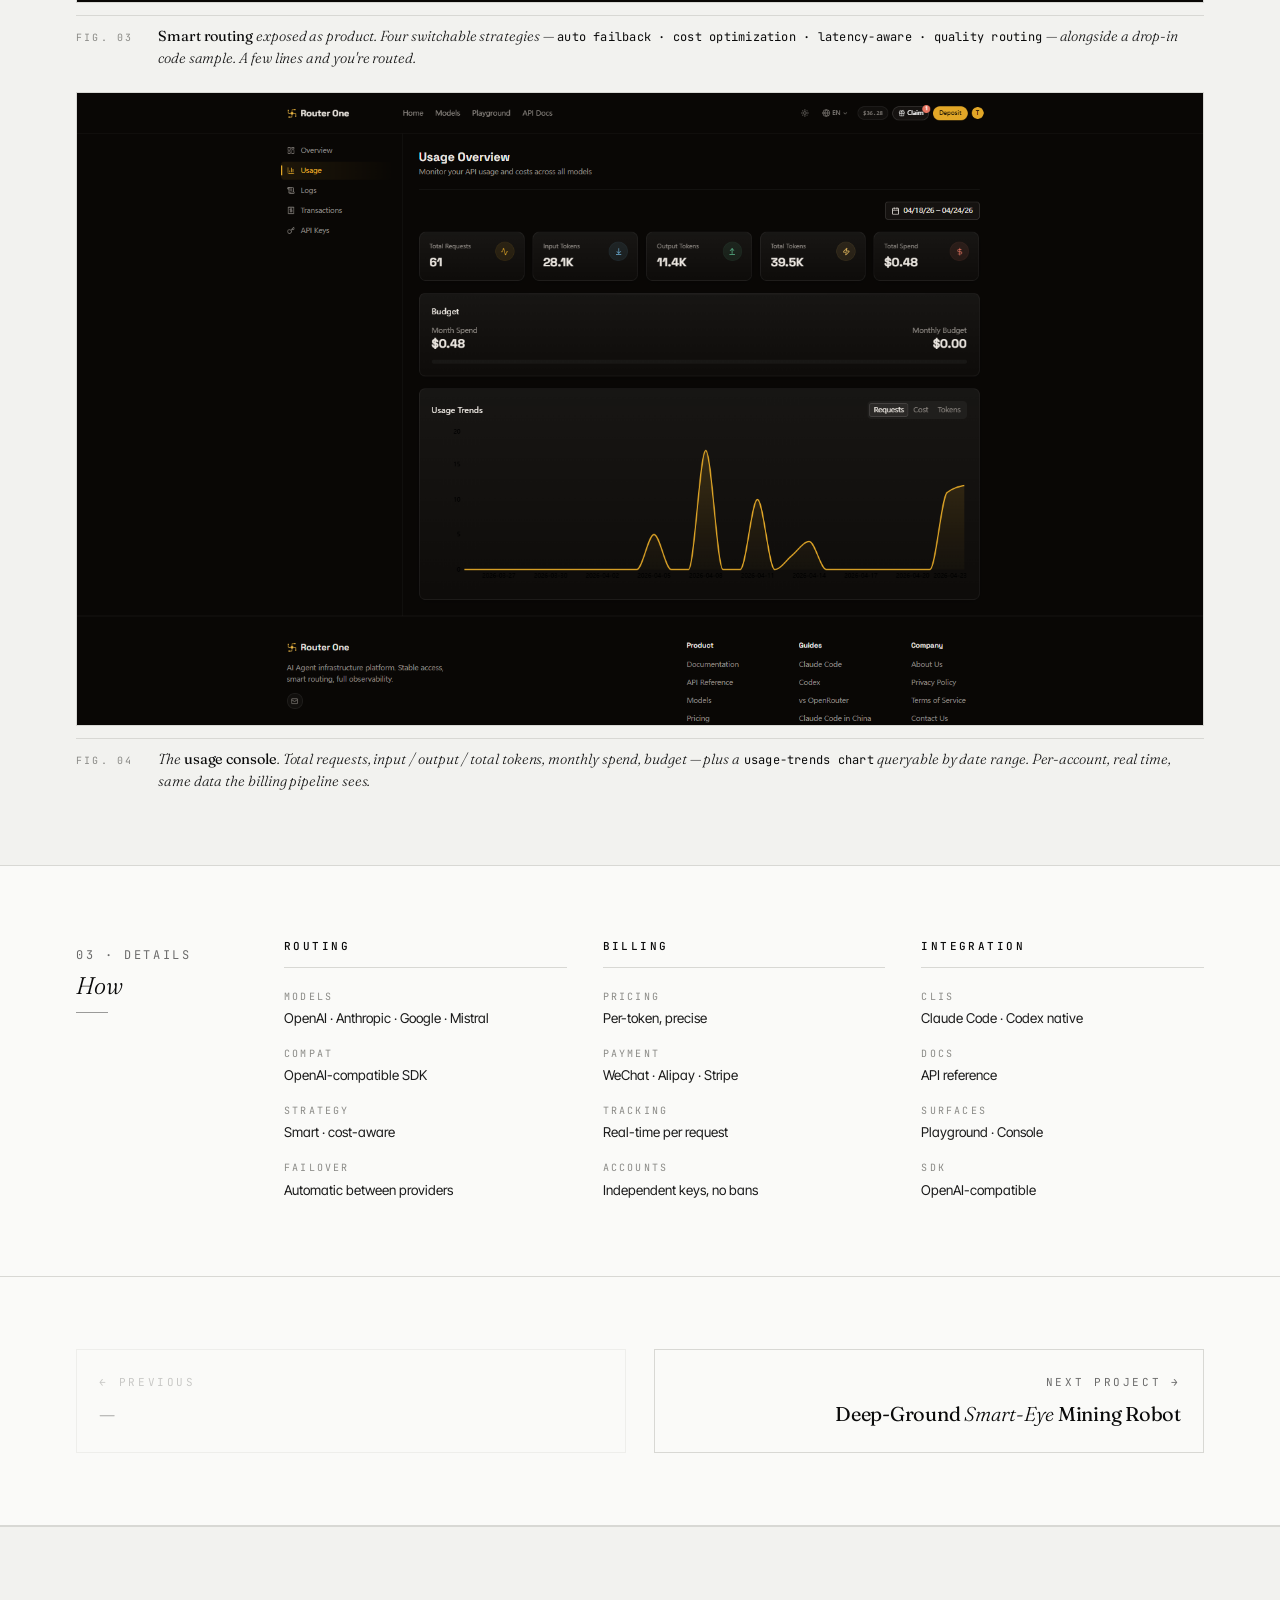
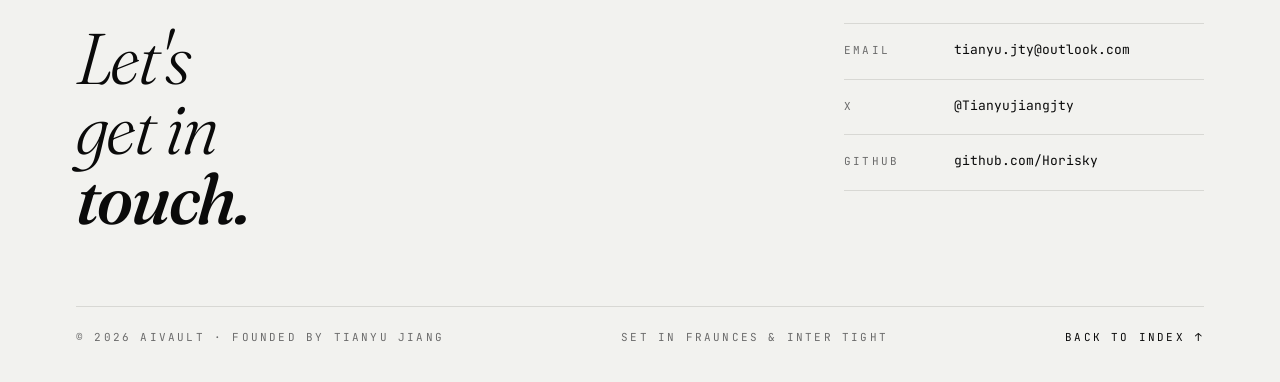
<file: projects/01-router-one.html>
<!DOCTYPE html>
<html lang="en">
<head>
<meta charset="UTF-8" />
<meta name="viewport" content="width=device-width, initial-scale=1" />
<title>Router One — LLM API Gateway · AIVAULT</title>
<meta name="description" content="One endpoint for OpenAI, Anthropic, Google, Mistral. Smart routing, cost tracking, automatic failover. Claude Code and Codex native." />
<meta name="author" content="AIVAULT" />

<link rel="canonical" href="https://profile.aivault.asia/projects/01-router-one.html" />
<link rel="icon" type="image/svg+xml" href="/favicon.svg" />

<meta property="og:site_name" content="AIVAULT · AI Engineering Studio" />
<meta property="og:type" content="article" />
<meta property="og:url" content="https://profile.aivault.asia/projects/01-router-one.html" />
<meta property="og:title" content="Router One — LLM API Gateway" />
<meta property="og:description" content="One endpoint for OpenAI, Anthropic, Google, Mistral. Smart routing, cost tracking, automatic failover. Claude Code and Codex native." />
<meta property="og:image" content="https://profile.aivault.asia/image/01-router-one/0c99ea38-b1d4-436a-9673-64300e868182.png" />

<meta name="twitter:card" content="summary_large_image" />
<meta name="twitter:site" content="@Tianyujiangjty" />
<meta name="twitter:title" content="Router One — LLM API Gateway" />
<meta name="twitter:description" content="One endpoint for OpenAI, Anthropic, Google, Mistral. Smart routing, cost tracking, automatic failover." />
<meta name="twitter:image" content="https://profile.aivault.asia/image/01-router-one/0c99ea38-b1d4-436a-9673-64300e868182.png" />

<link rel="preconnect" href="https://fonts.googleapis.com" />
<link rel="preconnect" href="https://fonts.gstatic.com" crossorigin />
<link href="https://fonts.googleapis.com/css2?family=Fraunces:ital,opsz,wght@0,9..144,300;0,9..144,400;0,9..144,500;0,9..144,600;1,9..144,300;1,9..144,400;1,9..144,500&family=Inter+Tight:wght@400;500&family=JetBrains+Mono:wght@400;500&family=Noto+Serif+SC:wght@300;400;500;600&display=swap" rel="stylesheet" />
<link rel="stylesheet" href="../assets/base.css?v=20260607" />
<link rel="stylesheet" href="../assets/project.css?v=20260607" />
<script>try { document.documentElement.lang = localStorage.getItem('profile.lang') || 'en'; } catch(e){}</script>
<script defer src="../assets/i18n.js?v=20260607"></script>
<script defer src="../assets/lightbox.js?v=20260607"></script>
</head>
<body>
<div class="noise" aria-hidden="true"></div>
<div class="crops" aria-hidden="true"><span></span></div>

<div class="meta-bar">
  <div class="wrap">
    <a class="mark" href="../index.html">AIVAULT<span class="dot-mark">.</span></a>
    <span class="center">
      <span><span class="dot"></span><span class="en">Project 01 of 07</span><span class="zh">项目 01 / 07</span></span>
      <span class="sep">/</span>
      <span><span class="en">Selected Work · 2026</span><span class="zh">精选项目 · 2026</span></span>
      <span class="sep">/</span>
      <span class="lang-switch">
        <a href="#" data-lang="en">EN</a>
        <span class="sep">·</span>
        <a href="#" data-lang="zh">中文</a>
      </span>
    </span>
    <span class="right"><a href="../index.html"><span class="en">Index ↩</span><span class="zh">返回首页 ↩</span></a></span>
  </div>
</div>

<header class="p-hero">
  <div class="wrap">
    <a class="p-back reveal" href="../index.html"><span class="arr">←</span> <span class="en">Back to index</span><span class="zh">返回首页</span></a>
    <div class="p-grid">
      <div>
        <div class="p-nr reveal"><span>①</span><span class="num-txt"><span class="en">Project · 01 / 07</span><span class="zh">项目 · 01 / 07</span></span></div>
        <h1 class="reveal en">Router <em>One</em><br />— LLM API Gateway</h1>
        <h1 class="reveal zh">Router <em>One</em><br />—— 大模型 API 网关</h1>
        <a class="visit-site reveal" href="https://router.one/" target="_blank" rel="noopener">
          <span class="en">Visit live site</span><span class="zh">访问线上</span>
          <span class="url">router.one</span>
          <span class="arr">↗</span>
        </a>
      </div>
      <aside class="p-meta reveal">
        <div class="block">
          <span class="k"><span class="en">Product</span><span class="zh">产品</span></span>
          <span class="v"><span class="en">LLM API Gateway</span><span class="zh">大模型 API 网关</span></span>
        </div>
        <div class="block">
          <span class="k"><span class="en">Timeline</span><span class="zh">时间</span></span>
          <span class="v mono">2026</span>
        </div>
        <div class="block">
          <span class="k"><span class="en">Role</span><span class="zh">角色</span></span>
          <span class="v"><span class="en">Full stack · end-to-end</span><span class="zh">全栈 · 端到端</span></span>
        </div>
        <div class="block">
          <span class="k"><span class="en">Site</span><span class="zh">线上</span></span>
          <span class="v"><a href="https://router.one/" target="_blank" rel="noopener">router.one <span style="letter-spacing:0">↗</span></a></span>
        </div>
      </aside>
    </div>
  </div>
</header>

<section class="p-intro">
  <div class="wrap">
    <div class="num reveal">
      <span class="en">01 · Overview</span><span class="zh">01 · 概述</span>
      <span class="big"><span class="en">Why</span><span class="zh">为什么</span></span>
      <span class="rule-short"></span>
    </div>
    <div>
      <p class="lede reveal en">A <em>LLM API gateway</em> built for developers. One endpoint for OpenAI, Anthropic, Google, Mistral and more — with smart routing, real-time cost tracking, and automatic failover between providers.</p>
      <p class="lede reveal zh">为开发者打造的 <em>大模型 API 网关</em>。一个统一入口，覆盖 OpenAI、Anthropic、Google、Mistral 等主流模型 —— 智能路由、实时成本追踪，以及在不同 provider 之间的自动故障转移。</p>
      <p class="lede reveal en">Native support for <strong>Claude Code</strong> and <strong>Codex</strong> — point their base URLs at Router One and both CLIs work immediately. Per-token precise billing, independent API keys that sidestep account-level bans, and payment via WeChat / Alipay / Stripe.</p>
      <p class="lede reveal zh">原生支持 <strong>Claude Code</strong> 和 <strong>Codex</strong> —— 把 CLI 的 base URL 指向 Router One 即可立即使用。按 token 精确计费、独立 API key 绕过账号级封禁，支付支持微信 / 支付宝 / Stripe。</p>
      <div class="tags reveal en">
        <span>LLM Gateway</span><span class="sep">/</span>
        <span>Smart Routing</span><span class="sep">/</span>
        <span>Cost Tracking</span><span class="sep">/</span>
        <span>Claude Code · Codex</span>
      </div>
      <div class="tags reveal zh">
        <span>大模型网关</span><span class="sep">/</span>
        <span>智能路由</span><span class="sep">/</span>
        <span>成本追踪</span><span class="sep">/</span>
        <span>Claude Code · Codex</span>
      </div>
    </div>
  </div>
</section>

<section class="p-gallery">
  <div class="wrap">
    <div class="head reveal">
      <div class="num">
        <span class="en">02 · Gallery</span><span class="zh">02 · 图集</span>
        <span class="rule-short"></span>
      </div>
      <h3 class="title">
        <span class="en">Inside the <em>gateway</em></span>
        <span class="zh">走进<em>网关</em></span>
      </h3>
      <span class="count"><span class="en">04 plates</span><span class="zh">04 张</span></span>
    </div>
    <div class="gal-grid">
      <figure class="plate gal-span-6 reveal">
        <div class="img-slot" data-ratio="16:9">
          <img src="../image/01-router-one/0c99ea38-b1d4-436a-9673-64300e868182.png" alt="Router One landing page with gateway illustration and Claude Code / Codex onboarding" onerror="this.remove()" />
          <div class="lbl"><span class="no">01</span>Plate 01 <span class="desc">Brand landing · gateway + 2-minute onboarding</span></div>
        </div>
        <figcaption>
          <span class="no">Fig. 01</span>
          <span class="txt en">The brand entry — <em>one endpoint</em> behind a single gateway (OpenAI, Anthropic, Google, Mistral) — with the two-minute <strong>Claude Code / Codex</strong> onboarding built right into the home page. Flip <strong>ANTHROPIC_BASE_URL</strong>, done.</span>
          <span class="txt zh">品牌入口 —— <em>一个端点</em>背后藏着一张网关（OpenAI、Anthropic、Google、Mistral）—— 首页直接内嵌 <strong>Claude Code / Codex</strong> 两分钟接入。改一个 <strong>ANTHROPIC_BASE_URL</strong> 就完事。</span>
        </figcaption>
      </figure>

      <figure class="plate gal-span-6 reveal">
        <div class="img-slot" data-ratio="16:9">
          <img src="../image/01-router-one/165e7258-125e-40af-a888-a6f5116ea612.png" alt="Router One model marketplace — 25 models with per-token pricing" onerror="this.remove()" />
          <div class="lbl"><span class="no">02</span>Plate 02 <span class="desc">Model marketplace · 25 models</span></div>
        </div>
        <figcaption>
          <span class="no">Fig. 02</span>
          <span class="txt en">The <em>model marketplace</em>. <strong>25 models</strong> side by side — Claude opus-4.7 / sonnet-4.6, Gemini 2.5 Pro / Flash, GPT-4.1, GPT-5.4, o3, o4-mini — each with per-token input / output pricing, capability badges, and discount markers visible at a glance.</span>
          <span class="txt zh"><em>模型市场</em>。<strong>25 个模型</strong>并排展出 —— Claude opus-4.7 / sonnet-4.6、Gemini 2.5 Pro / Flash、GPT-4.1、GPT-5.4、o3、o4-mini —— 每个都明码标了 input / output 单价、能力 badge 和折扣。</span>
        </figcaption>
      </figure>

      <figure class="plate gal-span-6 reveal">
        <div class="img-slot" data-ratio="16:9">
          <img src="../image/01-router-one/36dbf8aa-0fce-46ec-ab6a-5a2ad4ae4674.png" alt="Router One smart routing strategies and starter code sample" onerror="this.remove()" />
          <div class="lbl"><span class="no">03</span>Plate 03 <span class="desc">Smart routing · strategies + sample</span></div>
        </div>
        <figcaption>
          <span class="no">Fig. 03</span>
          <span class="txt en"><em>Smart routing</em> exposed as product. Four switchable strategies — <strong>auto failback · cost optimization · latency-aware · quality routing</strong> — alongside a drop-in code sample. A few lines and you're routed.</span>
          <span class="txt zh">把<em>智能路由</em>直接做成产品。四种可切换策略 —— <strong>自动回退 · 成本优化 · 延迟感知 · 质量优先</strong> —— 配一段开箱即用的代码，几行就能跑起来。</span>
        </figcaption>
      </figure>

      <figure class="plate gal-span-6 reveal">
        <div class="img-slot" data-ratio="16:9">
          <img src="../image/01-router-one/4941b180-8eb5-4a89-8fab-42674435fe44.png" alt="Router One usage overview dashboard with token counts, spend, and trend chart" onerror="this.remove()" />
          <div class="lbl"><span class="no">04</span>Plate 04 <span class="desc">Usage console · counts + trends</span></div>
        </div>
        <figcaption>
          <span class="no">Fig. 04</span>
          <span class="txt en">The <em>usage console</em>. Total requests, input / output / total tokens, monthly spend, budget — plus a <strong>usage-trends chart</strong> queryable by date range. Per-account, real time, same data the billing pipeline sees.</span>
          <span class="txt zh"><em>用量控制台</em>。请求总数、输入 / 输出 / 总 token、月度花费、预算 —— 外加一张按日期区间可查的<strong>用量趋势图</strong>。账号级、实时，与计费侧共用同一份数据。</span>
        </figcaption>
      </figure>
    </div>
  </div>
</section>

<section class="p-details">
  <div class="wrap">
    <div class="num reveal">
      <span class="en">03 · Details</span><span class="zh">03 · 细节</span>
      <span class="big"><span class="en">How</span><span class="zh">怎么做</span></span>
      <span class="rule-short"></span>
    </div>
    <div class="cols">
      <div class="col reveal">
        <h4><span class="en">Routing</span><span class="zh">路由</span></h4>
        <ul class="en">
          <li><strong>Models</strong>OpenAI · Anthropic · Google · Mistral</li>
          <li><strong>Compat</strong>OpenAI-compatible SDK</li>
          <li><strong>Strategy</strong>Smart · cost-aware</li>
          <li><strong>Failover</strong>Automatic between providers</li>
        </ul>
        <ul class="zh">
          <li><strong>模型</strong>OpenAI · Anthropic · Google · Mistral</li>
          <li><strong>兼容</strong>OpenAI 兼容 SDK</li>
          <li><strong>策略</strong>智能路由 · 成本感知</li>
          <li><strong>故障转移</strong>provider 间自动切换</li>
        </ul>
      </div>
      <div class="col reveal">
        <h4><span class="en">Billing</span><span class="zh">计费</span></h4>
        <ul class="en">
          <li><strong>Pricing</strong>Per-token, precise</li>
          <li><strong>Payment</strong>WeChat · Alipay · Stripe</li>
          <li><strong>Tracking</strong>Real-time per request</li>
          <li><strong>Accounts</strong>Independent keys, no bans</li>
        </ul>
        <ul class="zh">
          <li><strong>计价</strong>按 token 精确计费</li>
          <li><strong>支付</strong>微信 · 支付宝 · Stripe</li>
          <li><strong>追踪</strong>实时按请求记录</li>
          <li><strong>账号</strong>独立 key，无账号封禁</li>
        </ul>
      </div>
      <div class="col reveal">
        <h4><span class="en">Integration</span><span class="zh">接入</span></h4>
        <ul class="en">
          <li><strong>CLIs</strong>Claude Code · Codex native</li>
          <li><strong>Docs</strong>API reference</li>
          <li><strong>Surfaces</strong>Playground · Console</li>
          <li><strong>SDK</strong>OpenAI-compatible</li>
        </ul>
        <ul class="zh">
          <li><strong>CLI</strong>原生支持 Claude Code · Codex</li>
          <li><strong>文档</strong>API 参考</li>
          <li><strong>界面</strong>Playground · 控制台</li>
          <li><strong>SDK</strong>OpenAI 兼容</li>
        </ul>
      </div>
    </div>
  </div>
</section>

<section class="p-nav">
  <div class="wrap">
    <span class="prev disabled">
      <span class="dir"><span>←</span> <span class="en">Previous</span><span class="zh">上一项</span></span>
      <span class="t">—</span>
    </span>
    <a class="next" href="02-mining-robot.html">
      <span class="dir" style="justify-content: flex-end;"><span class="en">Next project</span><span class="zh">下一项</span> <span>→</span></span>
      <span class="t">Deep-Ground <em>Smart-Eye</em> Mining Robot</span>
    </a>
  </div>
</section>

<footer class="footer">
  <div class="wrap">
    <div class="footer-grid">
      <h2 class="reveal en">Let's<br />get in<br /><span class="strong">touch.</span></h2>
      <h2 class="reveal zh">欢迎<br /><span class="strong">联系</span><br />我们.</h2>
      <div class="contact reveal">
        <a class="c-row" href="mailto:tianyu.jty@outlook.com"><span class="k">Email</span><span class="v">tianyu.jty@outlook.com</span><span class="arrow">→</span></a>
        <a class="c-row" href="https://x.com/Tianyujiangjty" target="_blank" rel="noopener"><span class="k">X</span><span class="v">@Tianyujiangjty</span><span class="arrow">→</span></a>
        <a class="c-row" href="https://github.com/Horisky" target="_blank" rel="noopener"><span class="k">GitHub</span><span class="v">github.com/Horisky</span><span class="arrow">→</span></a>
      </div>
    </div>
    <div class="copyright">
      <span>© 2026 AIVAULT · <span class="en">Founded by Tianyu Jiang</span><span class="zh">创始人 蒋天宇</span></span>
      <span><span class="en">Set in Fraunces &amp; Inter Tight</span><span class="zh">字体 Fraunces &amp; Inter Tight</span></span>
      <a class="totop" href="../index.html"><span class="en">Back to index</span><span class="zh">返回首页</span> <span>↑</span></a>
    </div>
  </div>
</footer>

<script>
  const io = new IntersectionObserver((entries) => {
    entries.forEach((e) => { if (e.isIntersecting) { e.target.classList.add("in"); io.unobserve(e.target); } });
  }, { threshold: .12, rootMargin: "0px 0px -40px 0px" });
  document.querySelectorAll(".reveal").forEach((el) => io.observe(el));
</script>
</body>
</html>
</file>
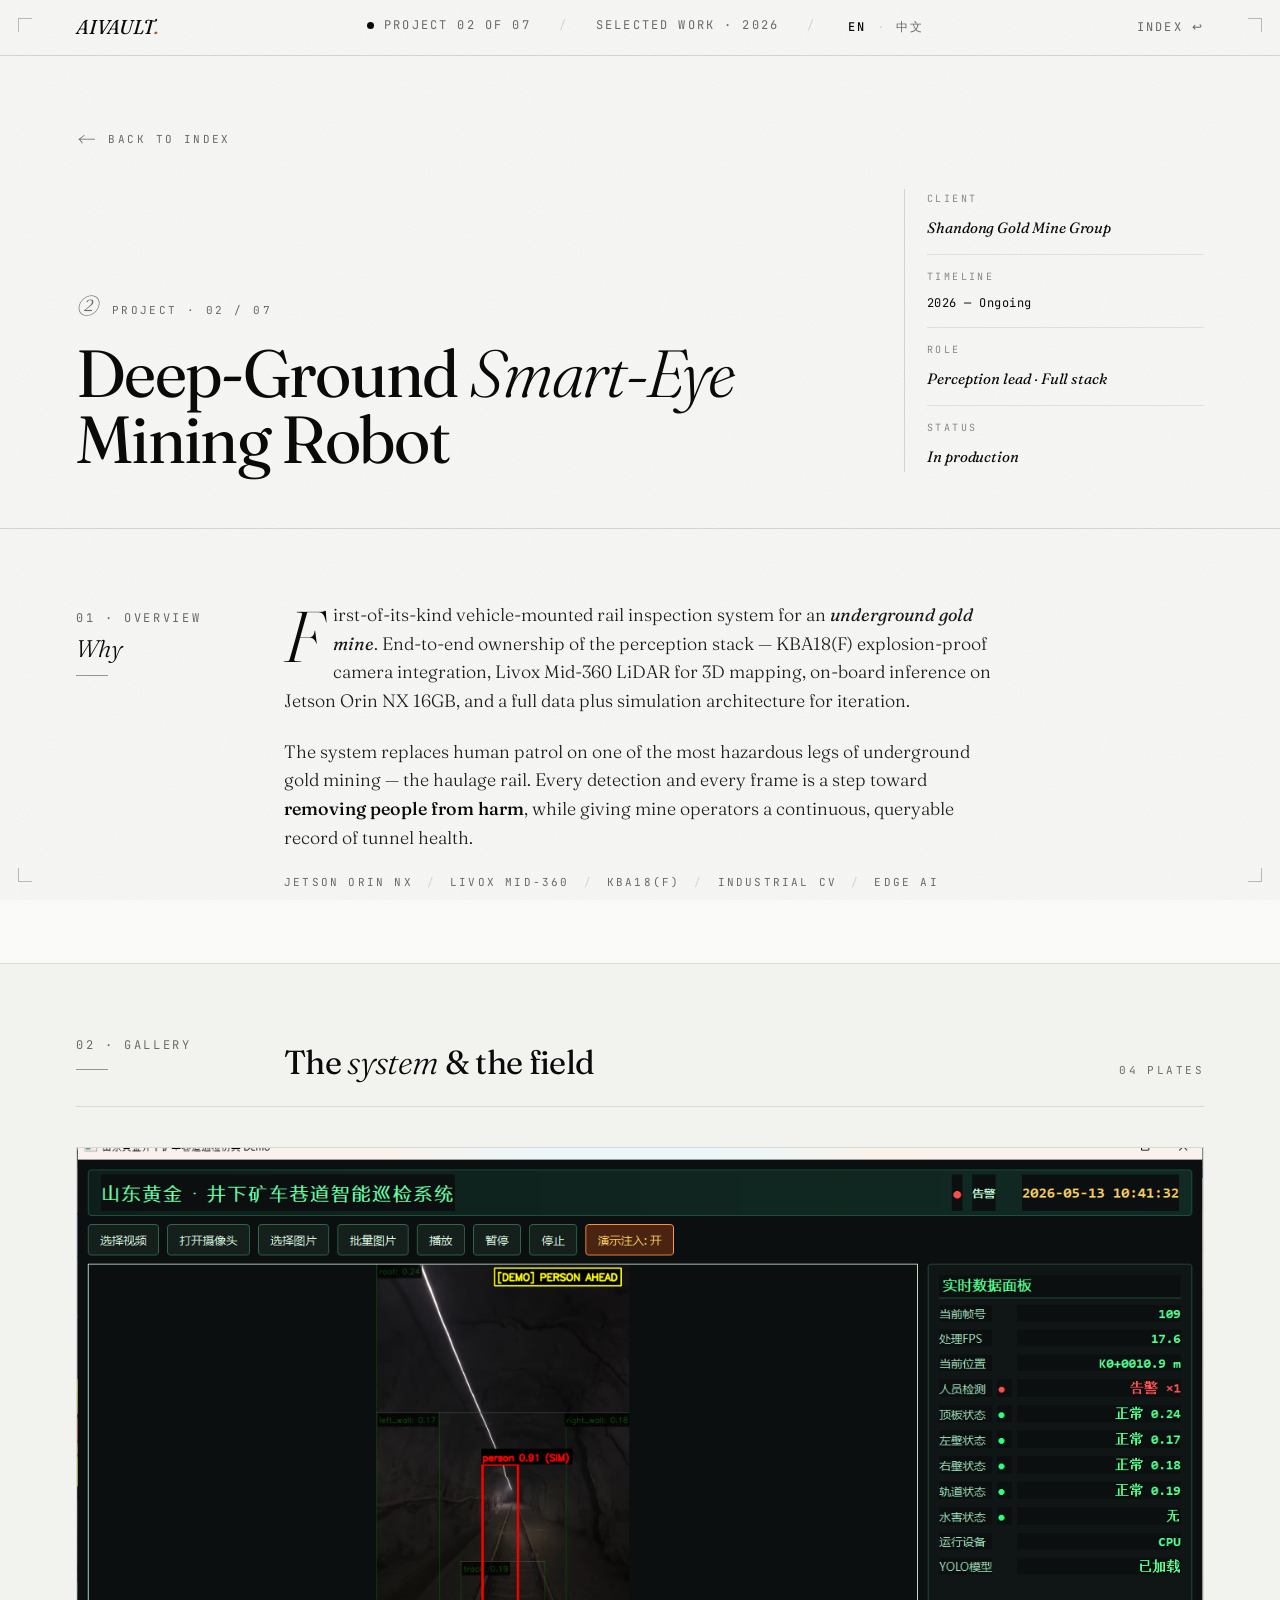
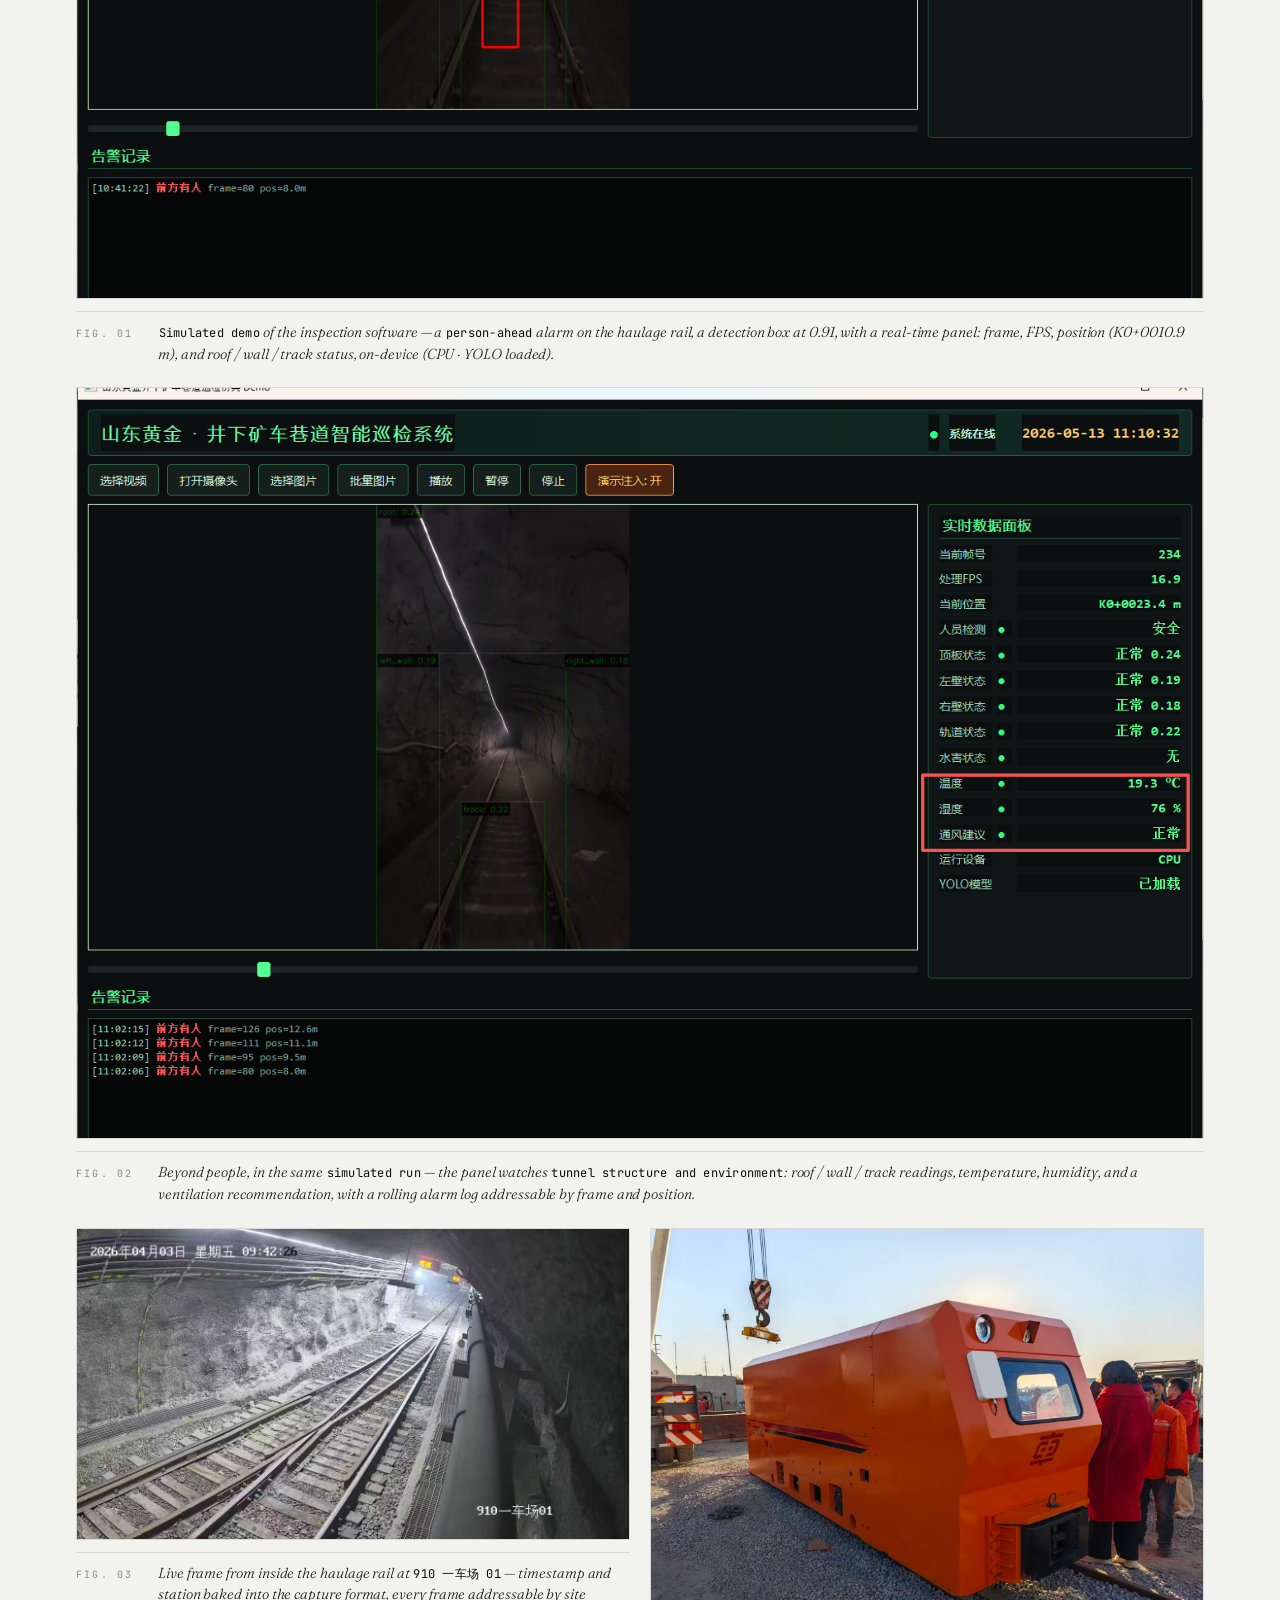
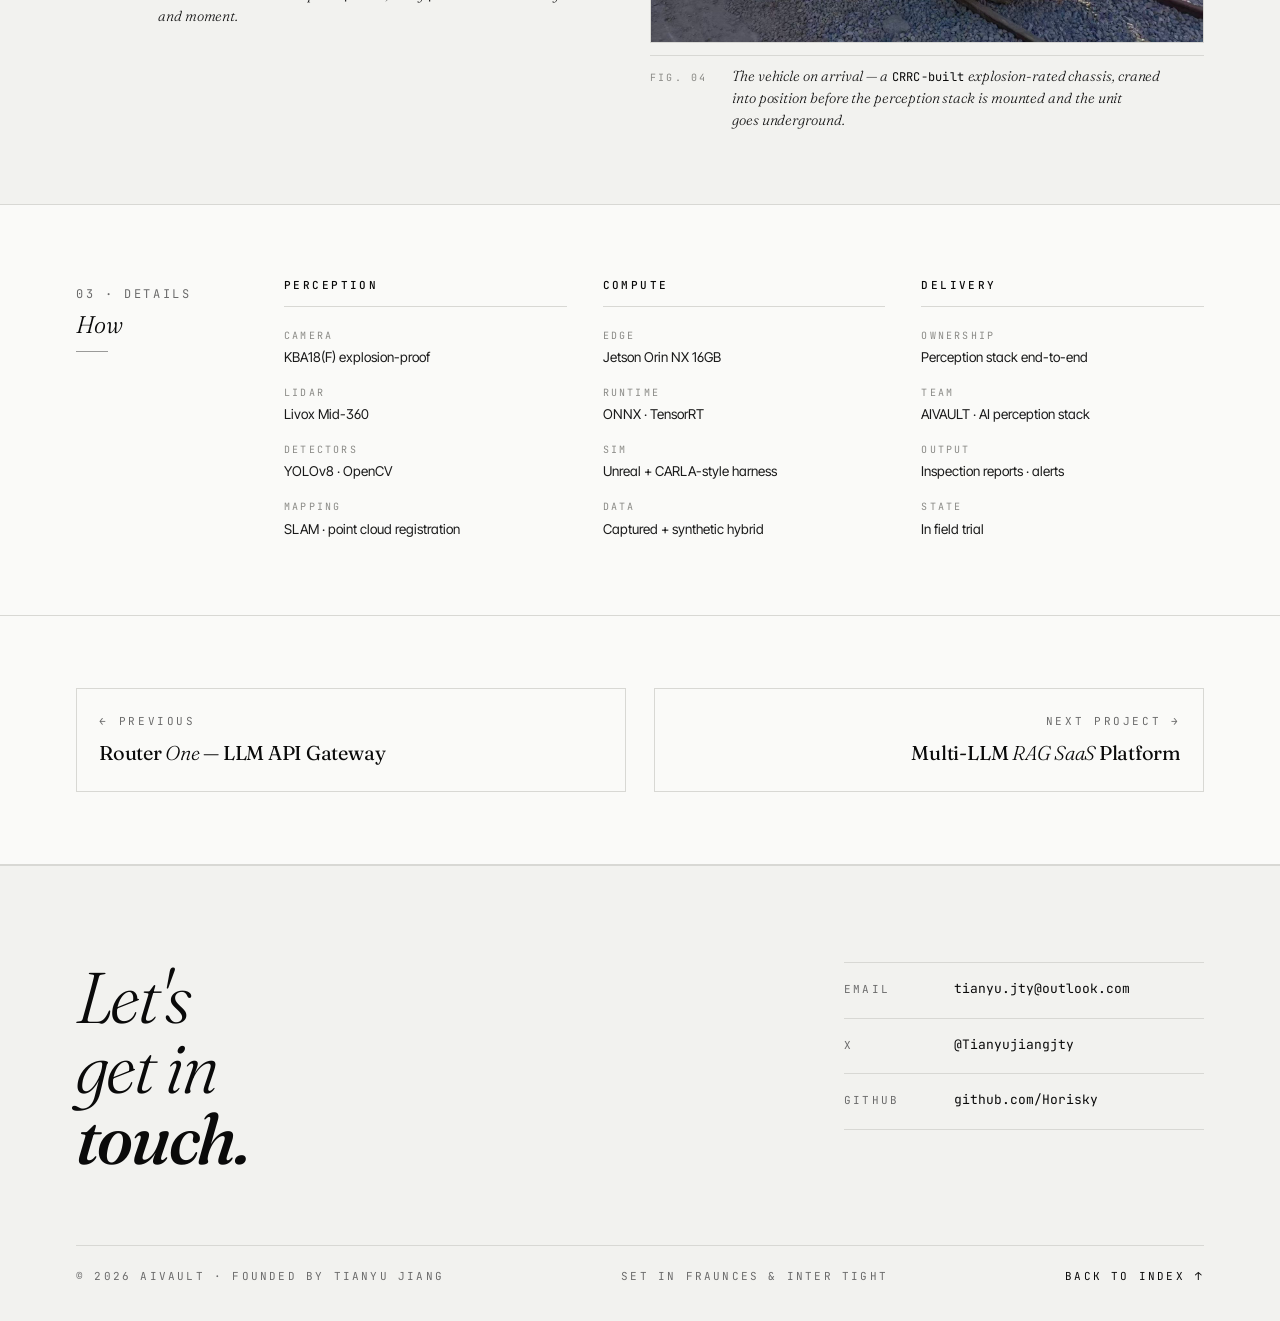
<file: projects/02-mining-robot.html>
<!DOCTYPE html>
<html lang="en">
<head>
<meta charset="UTF-8" />
<meta name="viewport" content="width=device-width, initial-scale=1" />
<title>Deep-Ground Smart-Eye Mining Robot — AIVAULT</title>
<meta name="description" content="Vehicle-mounted rail inspection robot for an underground gold mine. KBA18 camera · Livox Mid-360 · Jetson Orin NX." />
<meta name="author" content="AIVAULT" />

<link rel="canonical" href="https://profile.aivault.asia/projects/02-mining-robot.html" />
<link rel="icon" type="image/svg+xml" href="/favicon.svg" />

<meta property="og:site_name" content="AIVAULT · AI Engineering Studio" />
<meta property="og:type" content="article" />
<meta property="og:url" content="https://profile.aivault.asia/projects/02-mining-robot.html" />
<meta property="og:title" content="Deep-Ground Smart-Eye Mining Robot" />
<meta property="og:description" content="First-of-its-kind vehicle-mounted rail inspection robot for an underground gold mine. KBA18, Livox Mid-360, Jetson Orin NX." />
<meta property="og:image" content="https://profile.aivault.asia/image/02-mining-robot/6cc87d42d0647042bbcac1818ed15224.jpg" />

<meta name="twitter:card" content="summary_large_image" />
<meta name="twitter:site" content="@Tianyujiangjty" />
<meta name="twitter:title" content="Deep-Ground Smart-Eye Mining Robot" />
<meta name="twitter:description" content="First-of-its-kind vehicle-mounted rail inspection robot for an underground gold mine." />
<meta name="twitter:image" content="https://profile.aivault.asia/image/02-mining-robot/6cc87d42d0647042bbcac1818ed15224.jpg" />

<link rel="preconnect" href="https://fonts.googleapis.com" />
<link rel="preconnect" href="https://fonts.gstatic.com" crossorigin />
<link href="https://fonts.googleapis.com/css2?family=Fraunces:ital,opsz,wght@0,9..144,300;0,9..144,400;0,9..144,500;0,9..144,600;1,9..144,300;1,9..144,400;1,9..144,500&family=Inter+Tight:wght@400;500&family=JetBrains+Mono:wght@400;500&family=Noto+Serif+SC:wght@300;400;500;600&display=swap" rel="stylesheet" />
<link rel="stylesheet" href="../assets/base.css?v=20260607" />
<link rel="stylesheet" href="../assets/project.css?v=20260607" />
<script>try { document.documentElement.lang = localStorage.getItem('profile.lang') || 'en'; } catch(e){}</script>
<script defer src="../assets/i18n.js?v=20260607"></script>
<script defer src="../assets/lightbox.js?v=20260607"></script>
</head>
<body>
<div class="noise" aria-hidden="true"></div>
<div class="crops" aria-hidden="true"><span></span></div>

<div class="meta-bar">
  <div class="wrap">
    <a class="mark" href="../index.html">AIVAULT<span class="dot-mark">.</span></a>
    <span class="center">
      <span><span class="dot"></span><span class="en">Project 02 of 07</span><span class="zh">项目 02 / 07</span></span>
      <span class="sep">/</span>
      <span><span class="en">Selected Work · 2026</span><span class="zh">精选项目 · 2026</span></span>
      <span class="sep">/</span>
      <span class="lang-switch">
        <a href="#" data-lang="en">EN</a>
        <span class="sep">·</span>
        <a href="#" data-lang="zh">中文</a>
      </span>
    </span>
    <span class="right"><a href="../index.html"><span class="en">Index ↩</span><span class="zh">返回首页 ↩</span></a></span>
  </div>
</div>

<header class="p-hero">
  <div class="wrap">
    <a class="p-back reveal" href="../index.html"><span class="arr">←</span> <span class="en">Back to index</span><span class="zh">返回首页</span></a>
    <div class="p-grid">
      <div>
        <div class="p-nr reveal"><span>②</span><span class="num-txt"><span class="en">Project · 02 / 07</span><span class="zh">项目 · 02 / 07</span></span></div>
        <h1 class="reveal en">Deep-Ground <em>Smart-Eye</em><br />Mining Robot</h1>
        <h1 class="reveal zh">探地 <em>Smart-Eye</em><br />矿用巡检机器人</h1>
      </div>
      <aside class="p-meta reveal">
        <div class="block"><span class="k"><span class="en">Client</span><span class="zh">客户</span></span><span class="v"><span class="en">Shandong Gold Mine Group</span><span class="zh">山东黄金矿业集团</span></span></div>
        <div class="block"><span class="k"><span class="en">Timeline</span><span class="zh">时间</span></span><span class="v mono"><span class="en">2026 — Ongoing</span><span class="zh">2026 · 进行中</span></span></div>
        <div class="block"><span class="k"><span class="en">Role</span><span class="zh">角色</span></span><span class="v"><span class="en">Perception lead · Full stack</span><span class="zh">感知栈主导 · 全栈</span></span></div>
        <div class="block"><span class="k"><span class="en">Status</span><span class="zh">状态</span></span><span class="v"><span class="en">In production</span><span class="zh">现场试运行</span></span></div>
      </aside>
    </div>
  </div>
</header>

<section class="p-intro">
  <div class="wrap">
    <div class="num reveal">
      <span class="en">01 · Overview</span><span class="zh">01 · 概述</span>
      <span class="big"><span class="en">Why</span><span class="zh">为什么</span></span>
      <span class="rule-short"></span>
    </div>
    <div>
      <p class="lede reveal en">First-of-its-kind vehicle-mounted rail inspection system for an <em>underground gold mine</em>. End-to-end ownership of the perception stack — KBA18(F) explosion-proof camera integration, Livox Mid-360 LiDAR for 3D mapping, on-board inference on Jetson Orin NX 16GB, and a full data plus simulation architecture for iteration.</p>
      <p class="lede reveal zh">面向<em>井下金矿</em>的首创车载轨道巡检系统。端到端负责整套感知栈 —— KBA18(F) 防爆相机集成、Livox Mid-360 LiDAR 三维建图、Jetson Orin NX 16GB 板载推理，以及一套为持续迭代而搭建的数据 + 仿真架构。</p>
      <p class="lede reveal en">The system replaces human patrol on one of the most hazardous legs of underground gold mining — the haulage rail. Every detection and every frame is a step toward <strong>removing people from harm</strong>, while giving mine operators a continuous, queryable record of tunnel health.</p>
      <p class="lede reveal zh">系统替代人工，巡检井下金矿最危险的一段 —— 运输轨道。每一次检测、每一帧画面，都是在<strong>让人远离危险</strong>，同时为矿方留下一份连续、可查询的隧道健康档案。</p>
      <div class="tags reveal">
        <span>Jetson Orin NX</span><span class="sep">/</span>
        <span>Livox Mid-360</span><span class="sep">/</span>
        <span>KBA18(F)</span><span class="sep">/</span>
        <span><span class="en">Industrial CV</span><span class="zh">工业 CV</span></span><span class="sep">/</span>
        <span><span class="en">Edge AI</span><span class="zh">边端 AI</span></span>
      </div>
    </div>
  </div>
</section>

<section class="p-gallery">
  <div class="wrap">
    <div class="head reveal">
      <div class="num"><span class="en">02 · Gallery</span><span class="zh">02 · 图集</span> <span class="rule-short"></span></div>
      <h3 class="title"><span class="en">The <em>system</em> &amp; the field</span><span class="zh"><em>系统</em>与现场</span></h3>
      <span class="count"><span class="en">04 plates</span><span class="zh">04 张</span></span>
    </div>
    <div class="gal-grid">
      <figure class="plate gal-span-6 reveal">
        <div class="img-slot" data-ratio="3:2">
          <img src="../image/02-mining-robot/37eb8d398d675ec88cab7a9cec7060b2.png" alt="Inspection software — person-ahead alarm with real-time status panel" onerror="this.remove()" />
          <div class="lbl"><span class="no">01</span>Plate 01 <span class="desc">Inspection software · person detection · simulated</span></div>
        </div>
        <figcaption>
          <span class="no">Fig. 01</span>
          <span class="txt en"><strong>Simulated demo</strong> of the inspection software — a <strong>person-ahead</strong> alarm on the haulage rail, a detection box at 0.91, with a real-time panel: frame, FPS, position (K0+0010.9 m), and roof / wall / track status, on-device (CPU · YOLO loaded).</span>
          <span class="txt zh">巡检软件的<strong>模拟演示</strong> —— 运输轨道上<strong>前方有人</strong>告警，置信度 0.91 的检测框，配实时面板：帧号、FPS、定位（K0+0010.9 m），以及顶板 / 帮 / 轨道状态，板载运行（CPU · YOLO 已加载）。</span>
        </figcaption>
      </figure>

      <figure class="plate gal-span-6 reveal">
        <div class="img-slot" data-ratio="3:2">
          <img src="../image/02-mining-robot/f4688e823bddcc48a4e079cbed92a685.png" alt="Dashboard reading tunnel structure plus temperature, humidity and ventilation" onerror="this.remove()" />
          <div class="lbl"><span class="no">02</span>Plate 02 <span class="desc">Dashboard · structure + environment · simulated</span></div>
        </div>
        <figcaption>
          <span class="no">Fig. 02</span>
          <span class="txt en">Beyond people, in the same <strong>simulated run</strong> — the panel watches <strong>tunnel structure and environment</strong>: roof / wall / track readings, temperature, humidity, and a ventilation recommendation, with a rolling alarm log addressable by frame and position.</span>
          <span class="txt zh">同一段<strong>模拟演示</strong>里，不止于人 —— 面板还盯着<strong>巷道结构与环境</strong>：顶板 / 帮 / 轨道读数、温度、湿度、通风建议，配一条可按帧号和位置定位的滚动告警日志。</span>
        </figcaption>
      </figure>

      <figure class="plate gal-span-3 reveal">
        <div class="img-slot" data-ratio="16:9">
          <img src="../image/02-mining-robot/6cc87d42d0647042bbcac1818ed15224.jpg" alt="Underground haulage rail — live frame from onboard camera" onerror="this.remove()" />
          <div class="lbl"><span class="no">03</span>Plate 03 <span class="desc">Field · onboard camera frame</span></div>
        </div>
        <figcaption>
          <span class="no">Fig. 03</span>
          <span class="txt en">Live frame from inside the haulage rail at <strong>910 一车场 01</strong> — timestamp and station baked into the capture format, every frame addressable by site and moment.</span>
          <span class="txt zh"><strong>910 一车场 01</strong> 运输轨道内的实时帧 —— 时间戳和工位编号直接烧进采集格式，每一帧都能按位置和时刻定位。</span>
        </figcaption>
      </figure>

      <figure class="plate gal-span-3 reveal">
        <div class="img-slot" data-ratio="4:3">
          <img src="../image/02-mining-robot/7ee49b1574910f404a1bf94787e86645.jpg" alt="CRRC-built inspection vehicle arriving at the mine, lifted into position by crane" onerror="this.remove()" />
          <div class="lbl"><span class="no">04</span>Plate 04 <span class="desc">The vehicle · CRRC chassis</span></div>
        </div>
        <figcaption>
          <span class="no">Fig. 04</span>
          <span class="txt en">The vehicle on arrival — a <strong>CRRC-built</strong> explosion-rated chassis, craned into position before the perception stack is mounted and the unit goes underground.</span>
          <span class="txt zh">车辆到场 —— <strong>中车（CRRC）</strong>制造的防爆底盘，吊装到位后装上感知栈，整车下井。</span>
        </figcaption>
      </figure>
    </div>
  </div>
</section>

<section class="p-details">
  <div class="wrap">
    <div class="num reveal">
      <span class="en">03 · Details</span><span class="zh">03 · 细节</span>
      <span class="big"><span class="en">How</span><span class="zh">怎么做</span></span>
      <span class="rule-short"></span>
    </div>
    <div class="cols">
      <div class="col reveal">
        <h4><span class="en">Perception</span><span class="zh">感知</span></h4>
        <ul class="en">
          <li><strong>Camera</strong>KBA18(F) explosion-proof</li>
          <li><strong>LiDAR</strong>Livox Mid-360</li>
          <li><strong>Detectors</strong>YOLOv8 · OpenCV</li>
          <li><strong>Mapping</strong>SLAM · point cloud registration</li>
        </ul>
        <ul class="zh">
          <li><strong>相机</strong>KBA18(F) 防爆</li>
          <li><strong>LiDAR</strong>Livox Mid-360</li>
          <li><strong>检测</strong>YOLOv8 · OpenCV</li>
          <li><strong>建图</strong>SLAM · 点云配准</li>
        </ul>
      </div>
      <div class="col reveal">
        <h4><span class="en">Compute</span><span class="zh">算力</span></h4>
        <ul class="en">
          <li><strong>Edge</strong>Jetson Orin NX 16GB</li>
          <li><strong>Runtime</strong>ONNX · TensorRT</li>
          <li><strong>Sim</strong>Unreal + CARLA-style harness</li>
          <li><strong>Data</strong>Captured + synthetic hybrid</li>
        </ul>
        <ul class="zh">
          <li><strong>边端</strong>Jetson Orin NX 16GB</li>
          <li><strong>运行时</strong>ONNX · TensorRT</li>
          <li><strong>仿真</strong>Unreal + 类 CARLA 框架</li>
          <li><strong>数据</strong>实采 + 合成混合</li>
        </ul>
      </div>
      <div class="col reveal">
        <h4><span class="en">Delivery</span><span class="zh">交付</span></h4>
        <ul class="en">
          <li><strong>Ownership</strong>Perception stack end-to-end</li>
          <li><strong>Team</strong>AIVAULT · AI perception stack</li>
          <li><strong>Output</strong>Inspection reports · alerts</li>
          <li><strong>State</strong>In field trial</li>
        </ul>
        <ul class="zh">
          <li><strong>负责范围</strong>整套感知栈端到端</li>
          <li><strong>团队</strong>AI 感知栈 · 端到端</li>
          <li><strong>产出</strong>巡检报告 · 告警</li>
          <li><strong>状态</strong>现场试运行</li>
        </ul>
      </div>
    </div>
  </div>
</section>

<section class="p-nav">
  <div class="wrap">
    <a class="prev" href="01-router-one.html">
      <span class="dir"><span>←</span> <span class="en">Previous</span><span class="zh">上一项</span></span>
      <span class="t">Router <em>One</em> — LLM API Gateway</span>
    </a>
    <a class="next" href="03-rag-saas.html">
      <span class="dir" style="justify-content: flex-end;"><span class="en">Next project</span><span class="zh">下一项</span> <span>→</span></span>
      <span class="t">Multi-LLM <em>RAG SaaS</em> Platform</span>
    </a>
  </div>
</section>

<footer class="footer">
  <div class="wrap">
    <div class="footer-grid">
      <h2 class="reveal en">Let's<br />get in<br /><span class="strong">touch.</span></h2>
      <h2 class="reveal zh">欢迎<br /><span class="strong">联系</span><br />我们.</h2>
      <div class="contact reveal">
        <a class="c-row" href="mailto:tianyu.jty@outlook.com"><span class="k">Email</span><span class="v">tianyu.jty@outlook.com</span><span class="arrow">→</span></a>
        <a class="c-row" href="https://x.com/Tianyujiangjty" target="_blank" rel="noopener"><span class="k">X</span><span class="v">@Tianyujiangjty</span><span class="arrow">→</span></a>
        <a class="c-row" href="https://github.com/Horisky" target="_blank" rel="noopener"><span class="k">GitHub</span><span class="v">github.com/Horisky</span><span class="arrow">→</span></a>
      </div>
    </div>
    <div class="copyright">
      <span>© 2026 AIVAULT · <span class="en">Founded by Tianyu Jiang</span><span class="zh">创始人 蒋天宇</span></span>
      <span><span class="en">Set in Fraunces &amp; Inter Tight</span><span class="zh">字体 Fraunces &amp; Inter Tight</span></span>
      <a class="totop" href="../index.html"><span class="en">Back to index</span><span class="zh">返回首页</span> <span>↑</span></a>
    </div>
  </div>
</footer>

<script>
  const io = new IntersectionObserver((entries) => {
    entries.forEach((e) => { if (e.isIntersecting) { e.target.classList.add("in"); io.unobserve(e.target); } });
  }, { threshold: .12, rootMargin: "0px 0px -40px 0px" });
  document.querySelectorAll(".reveal").forEach((el) => io.observe(el));
</script>
</body>
</html>
</file>
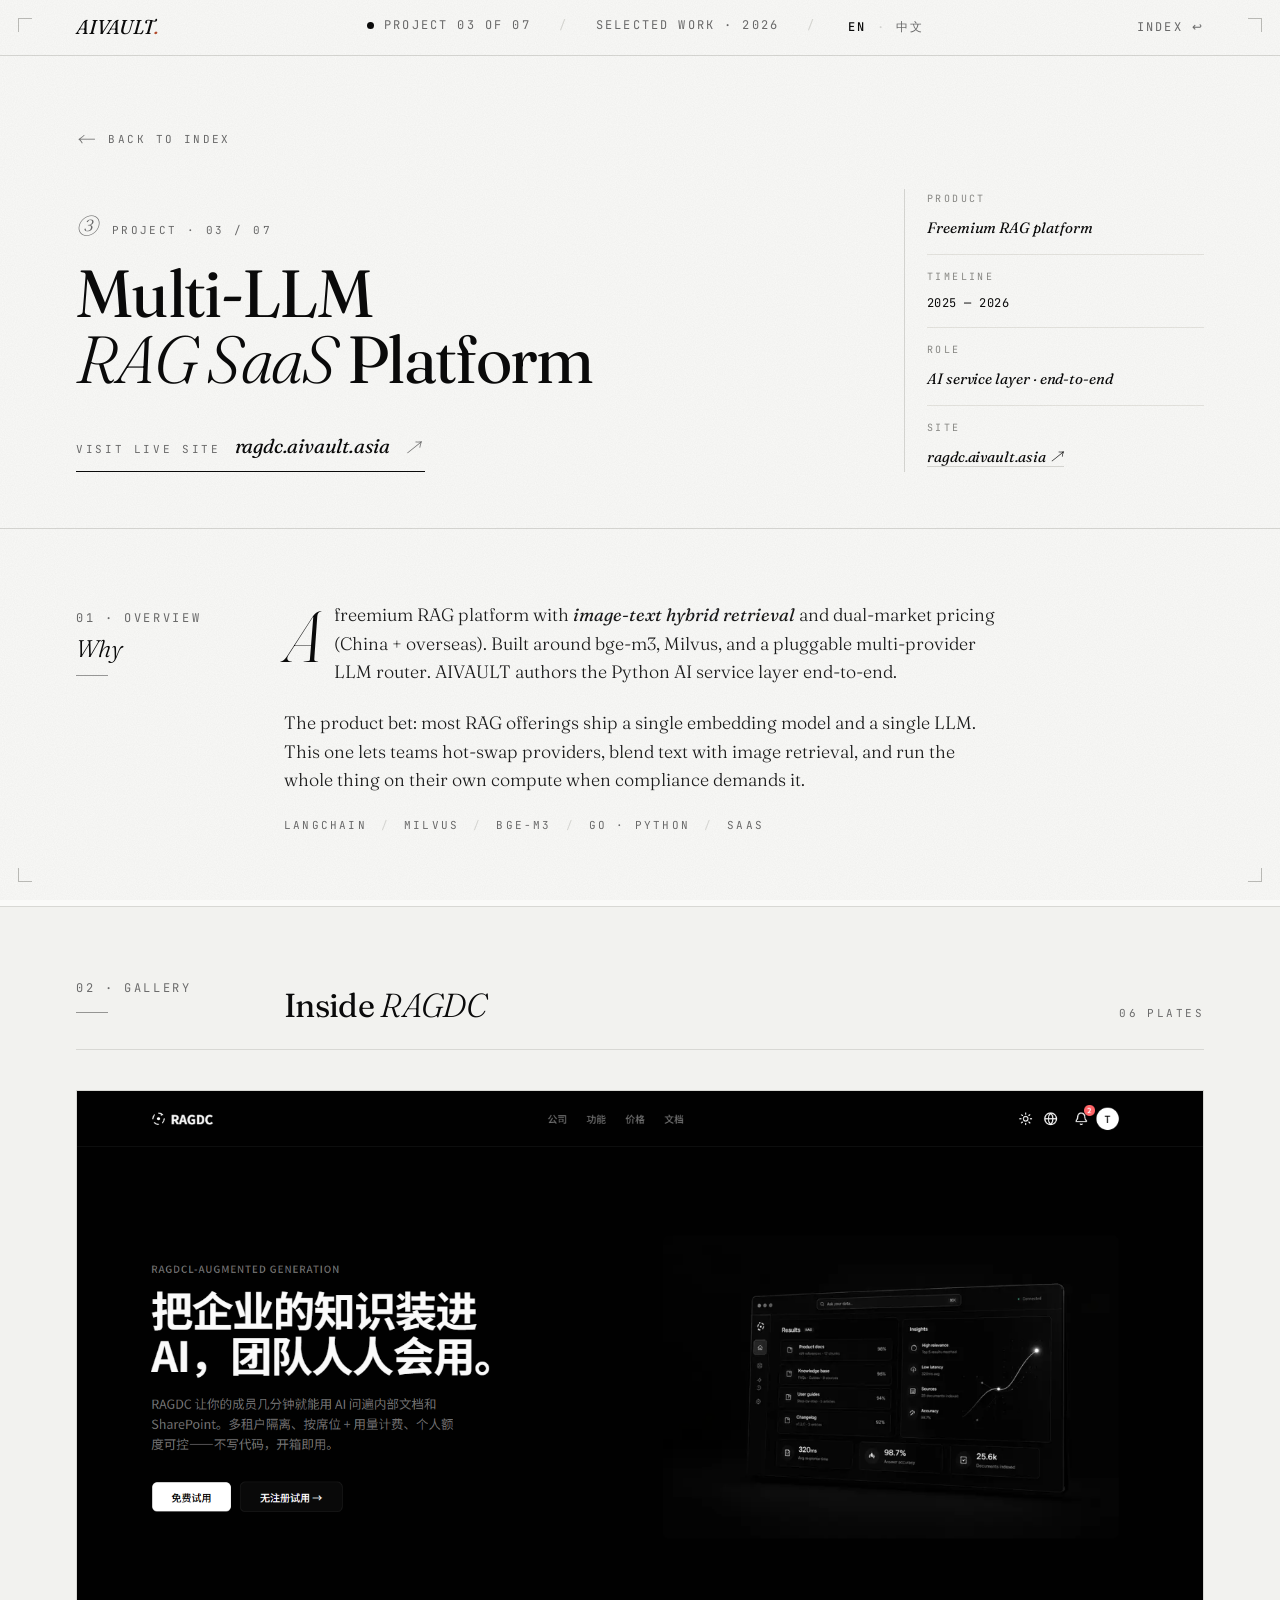
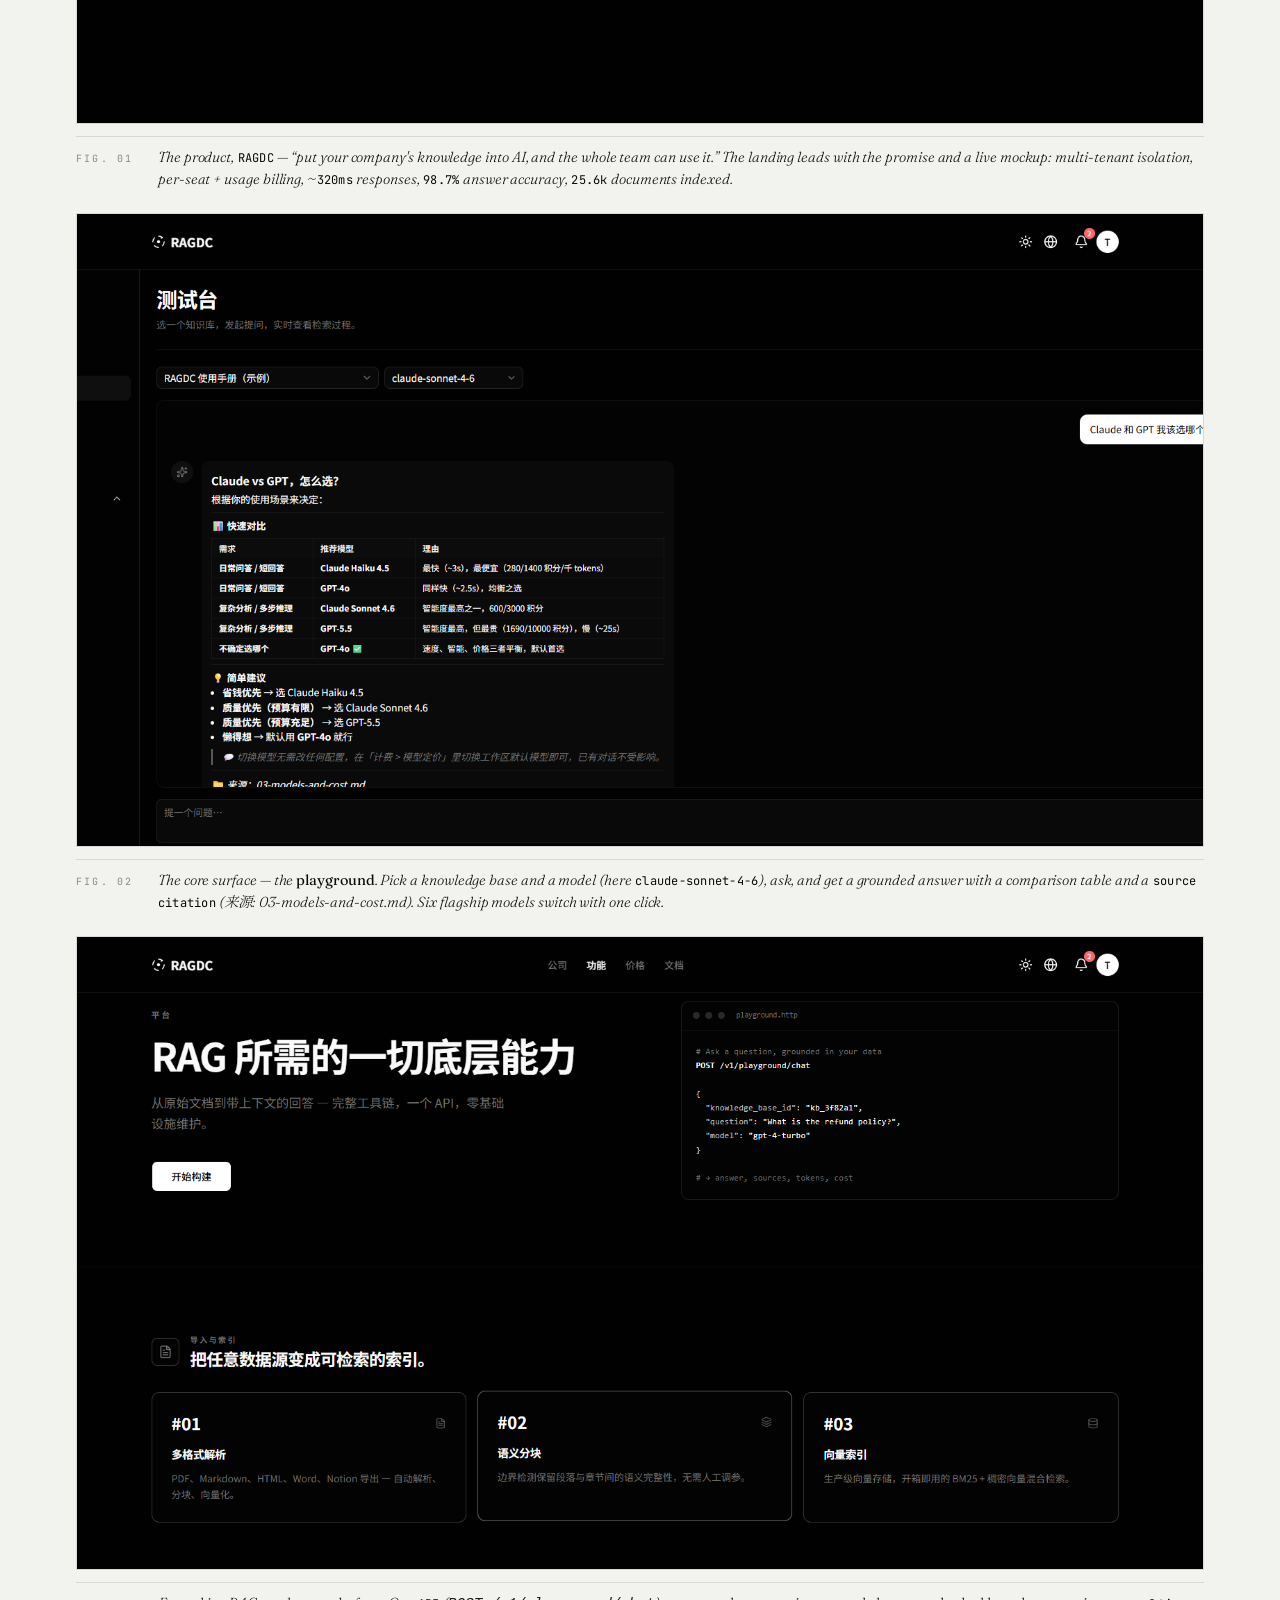
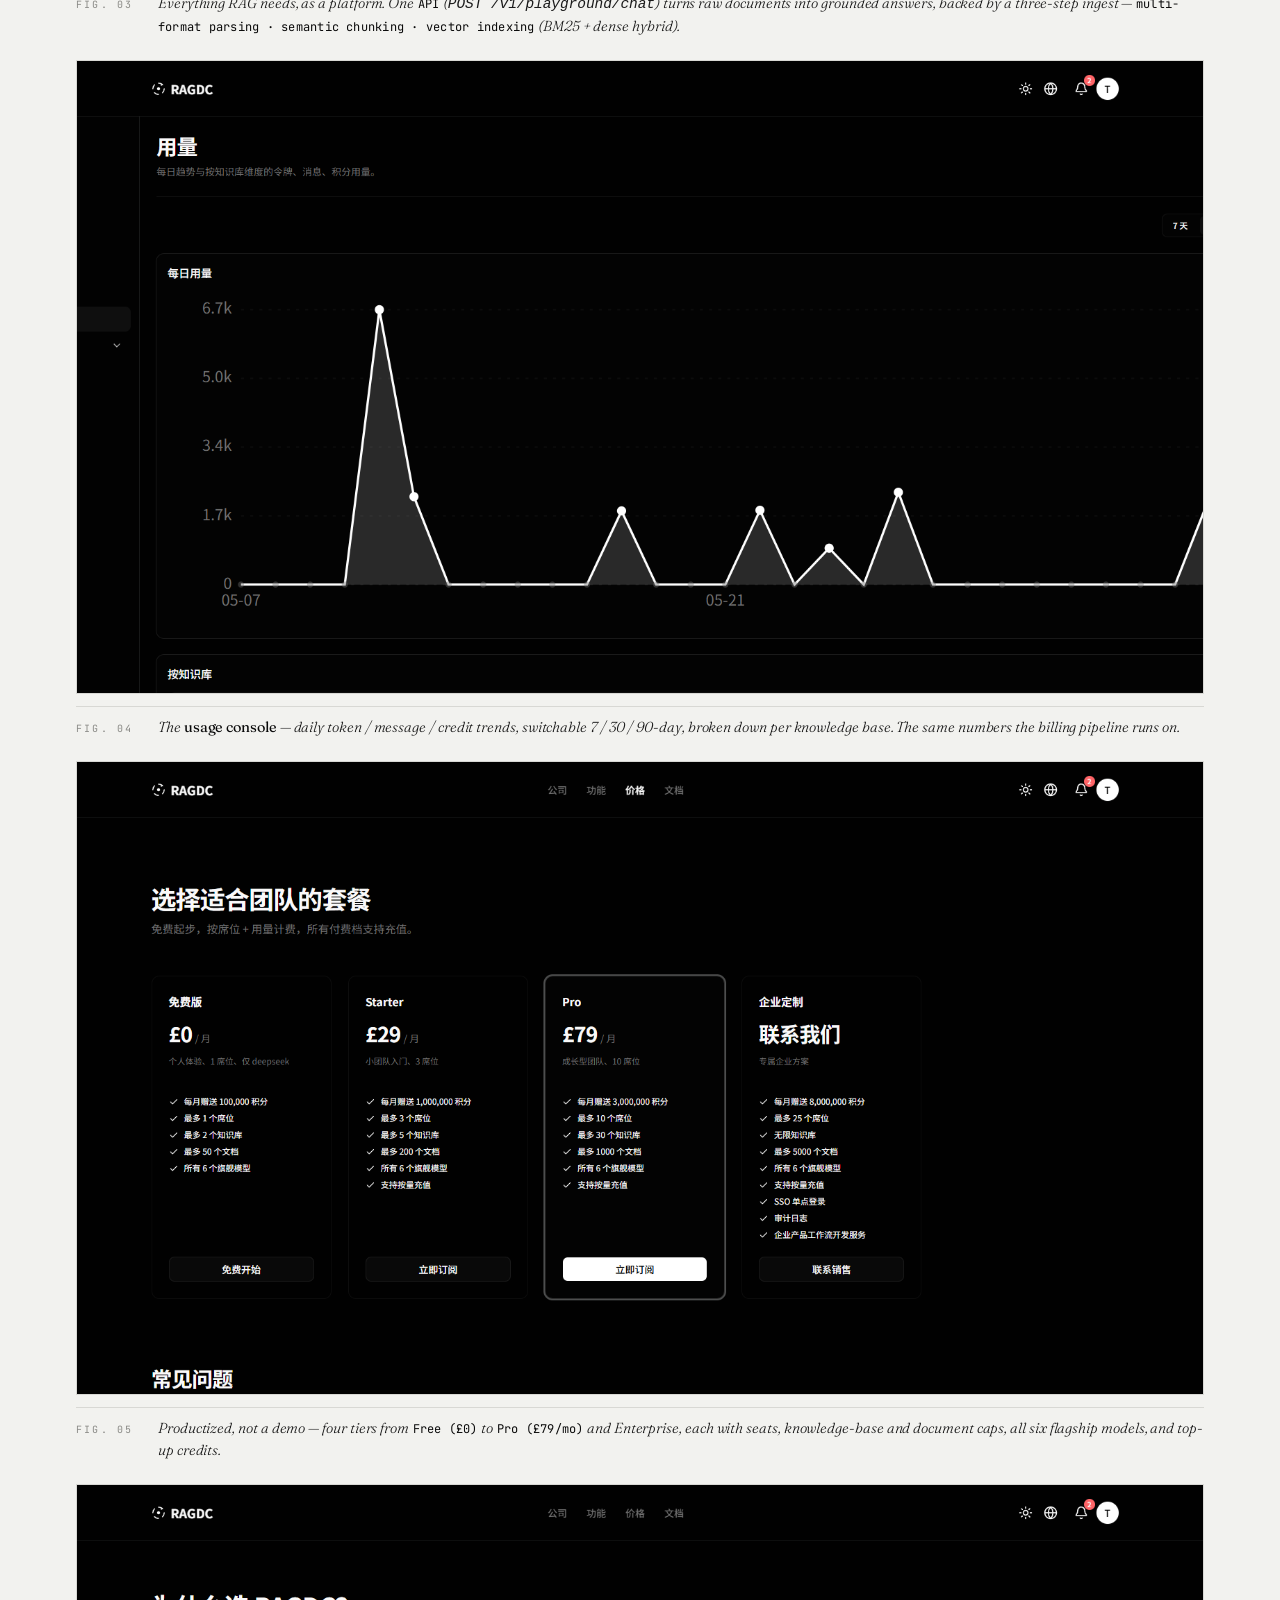
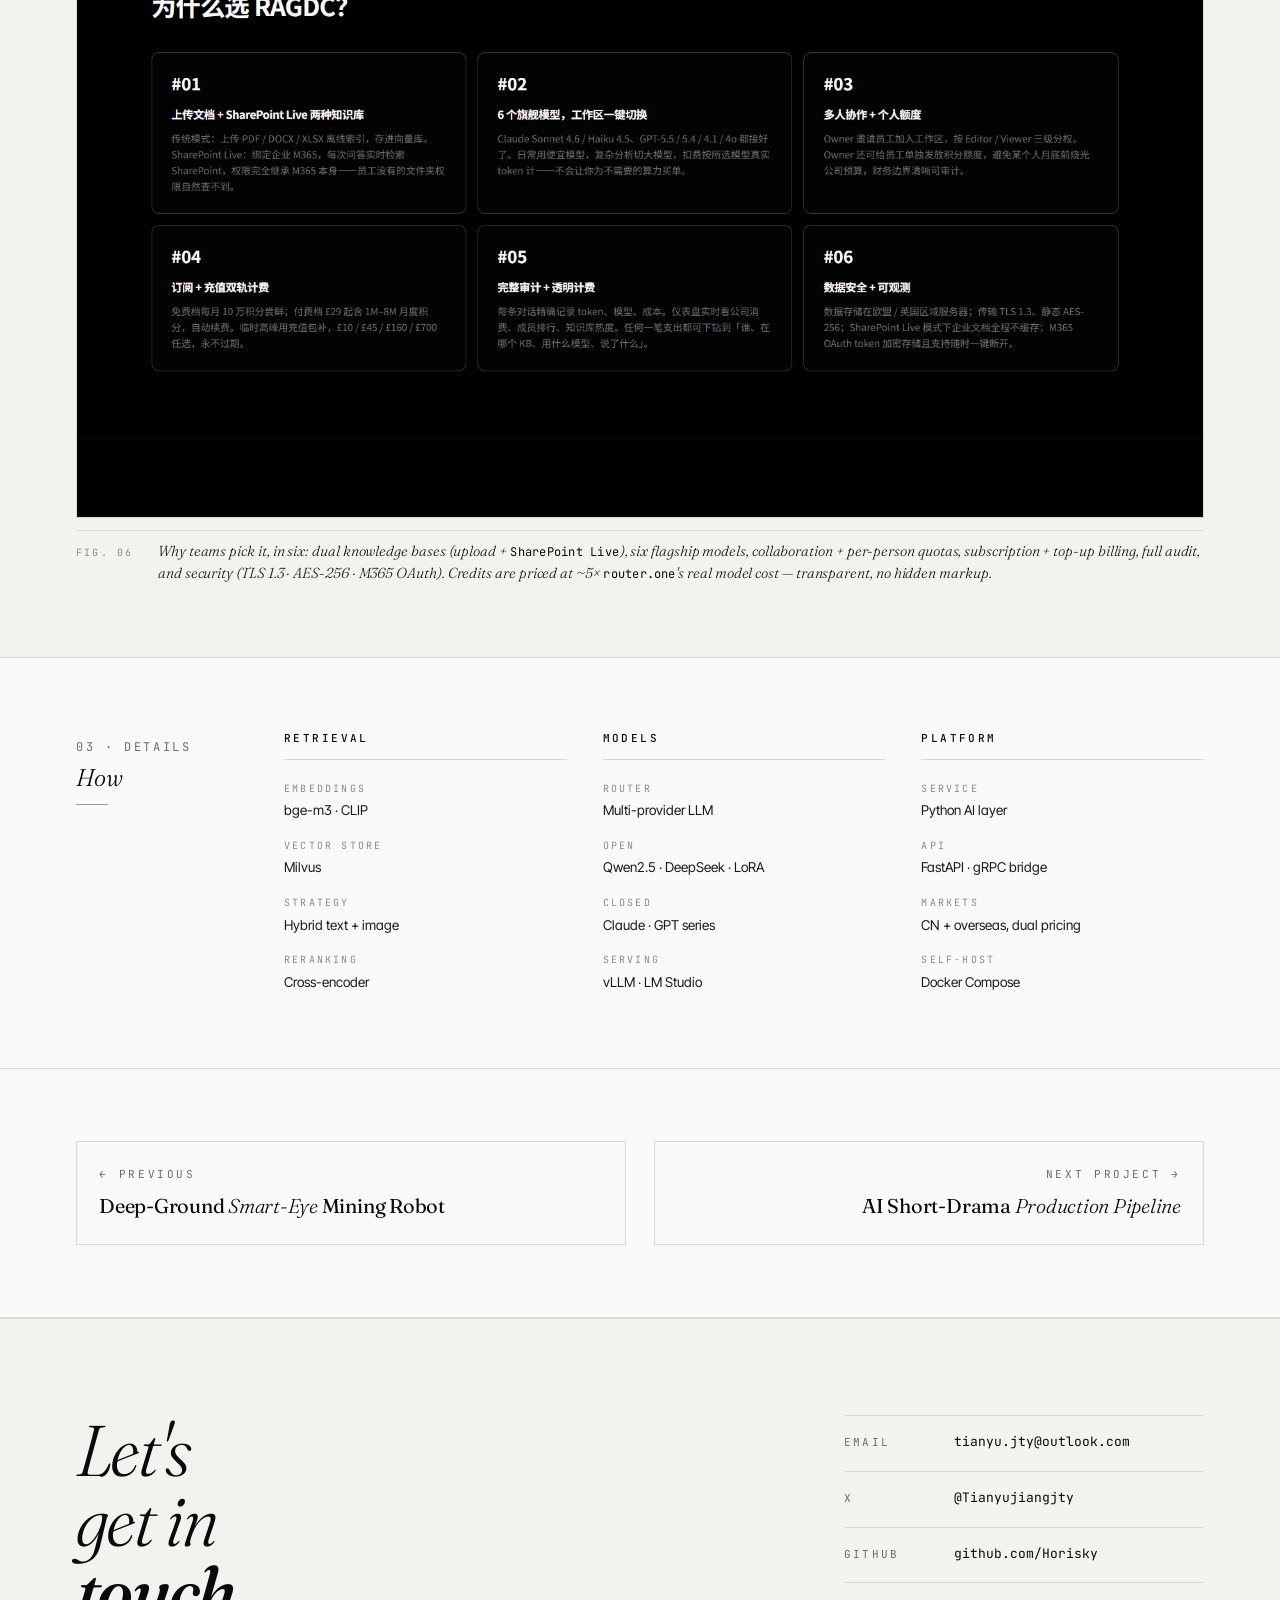
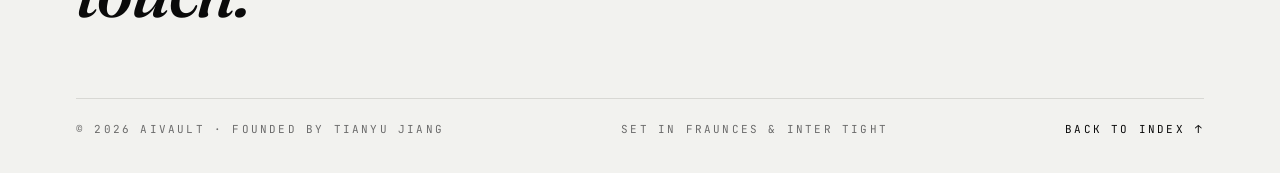
<file: projects/03-rag-saas.html>
<!DOCTYPE html>
<html lang="en">
<head>
<meta charset="UTF-8" />
<meta name="viewport" content="width=device-width, initial-scale=1" />
<title>Multi-LLM RAG SaaS Platform — AIVAULT</title>
<meta name="description" content="Freemium RAG platform with image-text hybrid retrieval, dual-market pricing, and a multi-provider LLM router." />
<meta name="author" content="AIVAULT" />

<link rel="canonical" href="https://profile.aivault.asia/projects/03-rag-saas.html" />
<link rel="icon" type="image/svg+xml" href="/favicon.svg" />

<meta property="og:site_name" content="AIVAULT · AI Engineering Studio" />
<meta property="og:type" content="article" />
<meta property="og:url" content="https://profile.aivault.asia/projects/03-rag-saas.html" />
<meta property="og:title" content="Multi-LLM RAG SaaS Platform" />
<meta property="og:description" content="Freemium RAG platform with image-text hybrid retrieval, dual-market pricing, and a pluggable multi-provider LLM router." />
<meta property="og:image" content="https://profile.aivault.asia/image/03-rag-saas/c3b56296-5fff-4b6d-9be0-02a6aac0ced1.png" />

<meta name="twitter:card" content="summary_large_image" />
<meta name="twitter:site" content="@Tianyujiangjty" />
<meta name="twitter:title" content="Multi-LLM RAG SaaS Platform" />
<meta name="twitter:description" content="Freemium RAG with image-text hybrid retrieval and a pluggable multi-provider LLM router." />
<meta name="twitter:image" content="https://profile.aivault.asia/image/03-rag-saas/c3b56296-5fff-4b6d-9be0-02a6aac0ced1.png" />

<link rel="preconnect" href="https://fonts.googleapis.com" />
<link rel="preconnect" href="https://fonts.gstatic.com" crossorigin />
<link href="https://fonts.googleapis.com/css2?family=Fraunces:ital,opsz,wght@0,9..144,300;0,9..144,400;0,9..144,500;0,9..144,600;1,9..144,300;1,9..144,400;1,9..144,500&family=Inter+Tight:wght@400;500&family=JetBrains+Mono:wght@400;500&family=Noto+Serif+SC:wght@300;400;500;600&display=swap" rel="stylesheet" />
<link rel="stylesheet" href="../assets/base.css?v=20260607" />
<link rel="stylesheet" href="../assets/project.css?v=20260607" />
<script>try { document.documentElement.lang = localStorage.getItem('profile.lang') || 'en'; } catch(e){}</script>
<script defer src="../assets/i18n.js?v=20260607"></script>
<script defer src="../assets/lightbox.js?v=20260607"></script>
</head>
<body>
<div class="noise" aria-hidden="true"></div>
<div class="crops" aria-hidden="true"><span></span></div>

<div class="meta-bar">
  <div class="wrap">
    <a class="mark" href="../index.html">AIVAULT<span class="dot-mark">.</span></a>
    <span class="center">
      <span><span class="dot"></span><span class="en">Project 03 of 07</span><span class="zh">项目 03 / 07</span></span>
      <span class="sep">/</span>
      <span><span class="en">Selected Work · 2026</span><span class="zh">精选项目 · 2026</span></span>
      <span class="sep">/</span>
      <span class="lang-switch">
        <a href="#" data-lang="en">EN</a>
        <span class="sep">·</span>
        <a href="#" data-lang="zh">中文</a>
      </span>
    </span>
    <span class="right"><a href="../index.html"><span class="en">Index ↩</span><span class="zh">返回首页 ↩</span></a></span>
  </div>
</div>

<header class="p-hero">
  <div class="wrap">
    <a class="p-back reveal" href="../index.html"><span class="arr">←</span> <span class="en">Back to index</span><span class="zh">返回首页</span></a>
    <div class="p-grid">
      <div>
        <div class="p-nr reveal"><span>③</span><span class="num-txt"><span class="en">Project · 03 / 07</span><span class="zh">项目 · 03 / 07</span></span></div>
        <h1 class="reveal en">Multi-LLM<br /><em>RAG SaaS</em> Platform</h1>
        <h1 class="reveal zh">多 LLM<br /><em>RAG SaaS</em> 平台</h1>
        <a class="visit-site reveal" href="https://ragdc.aivault.asia/" target="_blank" rel="noopener">
          <span class="en">Visit live site</span><span class="zh">访问线上</span>
          <span class="url">ragdc.aivault.asia</span>
          <span class="arr">↗</span>
        </a>
      </div>
      <aside class="p-meta reveal">
        <div class="block"><span class="k"><span class="en">Product</span><span class="zh">产品</span></span><span class="v"><span class="en">Freemium RAG platform</span><span class="zh">Freemium RAG 平台</span></span></div>
        <div class="block"><span class="k"><span class="en">Timeline</span><span class="zh">时间</span></span><span class="v mono">2025 — 2026</span></div>
        <div class="block"><span class="k"><span class="en">Role</span><span class="zh">角色</span></span><span class="v"><span class="en">AI service layer · end-to-end</span><span class="zh">AI 服务层 · 端到端</span></span></div>
        <div class="block"><span class="k"><span class="en">Site</span><span class="zh">线上</span></span><span class="v"><a href="https://ragdc.aivault.asia/" target="_blank" rel="noopener">ragdc.aivault.asia <span style="letter-spacing:0">↗</span></a></span></div>
      </aside>
    </div>
  </div>
</header>

<section class="p-intro">
  <div class="wrap">
    <div class="num reveal">
      <span class="en">01 · Overview</span><span class="zh">01 · 概述</span>
      <span class="big"><span class="en">Why</span><span class="zh">为什么</span></span>
      <span class="rule-short"></span>
    </div>
    <div>
      <p class="lede reveal en">A freemium RAG platform with <em>image-text hybrid retrieval</em> and dual-market pricing (China + overseas). Built around bge-m3, Milvus, and a pluggable multi-provider LLM router. AIVAULT authors the Python AI service layer end-to-end.</p>
      <p class="lede reveal zh">带 <em>图文混合检索</em> 的 Freemium RAG 平台，面向国内 + 海外双市场定价。底层基于 bge-m3、Milvus，以及一个可插拔的多 provider LLM 路由。Python AI 服务层由 AIVAULT 端到端完成。</p>
      <p class="lede reveal en">The product bet: most RAG offerings ship a single embedding model and a single LLM. This one lets teams hot-swap providers, blend text with image retrieval, and run the whole thing on their own compute when compliance demands it.</p>
      <p class="lede reveal zh">产品思路：多数 RAG 产品只配一个 embedding + 一个 LLM。这一套可以随时切换 provider、把文本和图像一起检索，在有合规要求时还能整套部署到客户自己的机器上。</p>
      <div class="tags reveal">
        <span>LangChain</span><span class="sep">/</span>
        <span>Milvus</span><span class="sep">/</span>
        <span>bge-m3</span><span class="sep">/</span>
        <span>Go · Python</span><span class="sep">/</span>
        <span>SaaS</span>
      </div>
    </div>
  </div>
</section>

<section class="p-gallery">
  <div class="wrap">
    <div class="head reveal">
      <div class="num"><span class="en">02 · Gallery</span><span class="zh">02 · 图集</span> <span class="rule-short"></span></div>
      <h3 class="title"><span class="en">Inside <em>RAGDC</em></span><span class="zh">走进 <em>RAGDC</em></span></h3>
      <span class="count"><span class="en">06 plates</span><span class="zh">06 张</span></span>
    </div>
    <div class="gal-grid">
      <figure class="plate gal-span-6 reveal">
        <div class="img-slot" data-ratio="16:9">
          <img src="../image/03-rag-saas/c3b56296-5fff-4b6d-9be0-02a6aac0ced1.png" alt="RAGDC landing page — put your company knowledge into AI" onerror="this.remove()" />
          <div class="lbl"><span class="no">01</span>Plate 01 <span class="desc">Landing · positioning + live mockup</span></div>
        </div>
        <figcaption>
          <span class="no">Fig. 01</span>
          <span class="txt en">The product, <strong>RAGDC</strong> — “put your company's knowledge into AI, and the whole team can use it.” The landing leads with the promise and a live mockup: multi-tenant isolation, per-seat + usage billing, ~<strong>320ms</strong> responses, <strong>98.7%</strong> answer accuracy, <strong>25.6k</strong> documents indexed.</span>
          <span class="txt zh">产品 <strong>RAGDC</strong> —— “把企业的知识装进 AI，团队人人会用”。落地页直接亮出主张和实景 mockup：多租户隔离、按席位 + 用量计费、约 <strong>320ms</strong> 响应、<strong>98.7%</strong> 回答准确率、已索引 <strong>25.6k</strong> 文档。</span>
        </figcaption>
      </figure>

      <figure class="plate gal-span-6 reveal">
        <div class="img-slot" data-ratio="16:9">
          <img src="../image/03-rag-saas/8d53c935-5022-4297-b7b5-f9e6865fbba3.png" alt="RAGDC playground — grounded answer with model comparison and source citation" onerror="this.remove()" />
          <div class="lbl"><span class="no">02</span>Plate 02 <span class="desc">Playground · grounded answer + citations</span></div>
        </div>
        <figcaption>
          <span class="no">Fig. 02</span>
          <span class="txt en">The core surface — the <em>playground</em>. Pick a knowledge base and a model (here <strong>claude-sonnet-4-6</strong>), ask, and get a grounded answer with a comparison table and a <strong>source citation</strong> (来源: 03-models-and-cost.md). Six flagship models switch with one click.</span>
          <span class="txt zh">核心产品面 —— <em>测试台</em>。选一个知识库和模型（这里是 <strong>claude-sonnet-4-6</strong>），提问即得带对比表的有据回答，并附<strong>引用溯源</strong>（来源：03-models-and-cost.md）。六个旗舰模型一键切换。</span>
        </figcaption>
      </figure>

      <figure class="plate gal-span-6 reveal">
        <div class="img-slot" data-ratio="16:9">
          <img src="../image/03-rag-saas/1f1b9ad0-5cd3-4238-9e9f-95004cd3c153.png" alt="RAGDC platform capabilities and the ingest API" onerror="this.remove()" />
          <div class="lbl"><span class="no">03</span>Plate 03 <span class="desc">Platform · capabilities + API</span></div>
        </div>
        <figcaption>
          <span class="no">Fig. 03</span>
          <span class="txt en">Everything RAG needs, as a platform. One <strong>API</strong> (<code>POST /v1/playground/chat</code>) turns raw documents into grounded answers, backed by a three-step ingest — <strong>multi-format parsing · semantic chunking · vector indexing</strong> (BM25 + dense hybrid).</span>
          <span class="txt zh">RAG 所需的一切底层能力，做成平台。一个 <strong>API</strong>（<code>POST /v1/playground/chat</code>）把原始文档变成有据回答，背后是三步导入 —— <strong>多格式解析 · 语义分块 · 向量索引</strong>（BM25 + 稠密向量混检）。</span>
        </figcaption>
      </figure>

      <figure class="plate gal-span-6 reveal">
        <div class="img-slot" data-ratio="16:9">
          <img src="../image/03-rag-saas/377ed3f6-434c-49eb-b453-1014617dcbdf.png" alt="RAGDC usage console with daily trends and per-knowledge-base breakdown" onerror="this.remove()" />
          <div class="lbl"><span class="no">04</span>Plate 04 <span class="desc">Console · usage analytics</span></div>
        </div>
        <figcaption>
          <span class="no">Fig. 04</span>
          <span class="txt en">The <em>usage console</em> — daily token / message / credit trends, switchable 7 / 30 / 90-day, broken down per knowledge base. The same numbers the billing pipeline runs on.</span>
          <span class="txt zh"><em>用量控制台</em> —— 每日令牌 / 消息 / 积分趋势，7 / 30 / 90 天可切，并按知识库维度拆分。与计费侧跑的是同一份数据。</span>
        </figcaption>
      </figure>

      <figure class="plate gal-span-6 reveal">
        <div class="img-slot" data-ratio="16:9">
          <img src="../image/03-rag-saas/1b5c3503-531f-47db-ab18-c2d0338cc406.png" alt="RAGDC pricing — four seat + usage tiers from free to enterprise" onerror="this.remove()" />
          <div class="lbl"><span class="no">05</span>Plate 05 <span class="desc">Pricing · seat + usage tiers</span></div>
        </div>
        <figcaption>
          <span class="no">Fig. 05</span>
          <span class="txt en">Productized, not a demo — four tiers from <strong>Free (£0)</strong> to <strong>Pro (£79/mo)</strong> and Enterprise, each with seats, knowledge-base and document caps, all six flagship models, and top-up credits.</span>
          <span class="txt zh">是产品，不是 demo —— 从<strong>免费版（£0）</strong>到 <strong>Pro（£79/月）</strong>再到企业定制四档，每档含席位、知识库与文档上限、全部六个旗舰模型，并支持按量充值。</span>
        </figcaption>
      </figure>

      <figure class="plate gal-span-6 reveal">
        <div class="img-slot" data-ratio="16:9">
          <img src="../image/03-rag-saas/69830585-095f-4caa-b515-d90b68441a1a.png" alt="Why RAGDC — six-point value grid" onerror="this.remove()" />
          <div class="lbl"><span class="no">06</span>Plate 06 <span class="desc">Why RAGDC · six-point value grid</span></div>
        </div>
        <figcaption>
          <span class="no">Fig. 06</span>
          <span class="txt en">Why teams pick it, in six: dual knowledge bases (upload + <strong>SharePoint Live</strong>), six flagship models, collaboration + per-person quotas, subscription + top-up billing, full audit, and security (TLS 1.3 · AES-256 · M365 OAuth). Credits are priced at ~5× <strong>router.one</strong>'s real model cost — transparent, no hidden markup.</span>
          <span class="txt zh">为什么选它，六点说清：双知识库（上传 + <strong>SharePoint Live</strong>）、六个旗舰模型、多人协作 + 个人额度、订阅 + 充值双轨计费、完整审计，以及安全（TLS 1.3 · AES-256 · M365 OAuth）。积分按 <strong>router.one</strong> 真实成本约 5 倍计价 —— 透明、无隐性溢价。</span>
        </figcaption>
      </figure>
    </div>
  </div>
</section>

<section class="p-details">
  <div class="wrap">
    <div class="num reveal">
      <span class="en">03 · Details</span><span class="zh">03 · 细节</span>
      <span class="big"><span class="en">How</span><span class="zh">怎么做</span></span>
      <span class="rule-short"></span>
    </div>
    <div class="cols">
      <div class="col reveal">
        <h4><span class="en">Retrieval</span><span class="zh">检索</span></h4>
        <ul class="en">
          <li><strong>Embeddings</strong>bge-m3 · CLIP</li>
          <li><strong>Vector store</strong>Milvus</li>
          <li><strong>Strategy</strong>Hybrid text + image</li>
          <li><strong>Reranking</strong>Cross-encoder</li>
        </ul>
        <ul class="zh">
          <li><strong>Embedding</strong>bge-m3 · CLIP</li>
          <li><strong>向量库</strong>Milvus</li>
          <li><strong>策略</strong>文 + 图混检</li>
          <li><strong>重排</strong>Cross-encoder</li>
        </ul>
      </div>
      <div class="col reveal">
        <h4><span class="en">Models</span><span class="zh">模型</span></h4>
        <ul class="en">
          <li><strong>Router</strong>Multi-provider LLM</li>
          <li><strong>Open</strong>Qwen2.5 · DeepSeek · LoRA</li>
          <li><strong>Closed</strong>Claude · GPT series</li>
          <li><strong>Serving</strong>vLLM · LM Studio</li>
        </ul>
        <ul class="zh">
          <li><strong>路由</strong>多 provider LLM</li>
          <li><strong>开源</strong>Qwen2.5 · DeepSeek · LoRA</li>
          <li><strong>闭源</strong>Claude · GPT 系列</li>
          <li><strong>部署</strong>vLLM · LM Studio</li>
        </ul>
      </div>
      <div class="col reveal">
        <h4><span class="en">Platform</span><span class="zh">平台</span></h4>
        <ul class="en">
          <li><strong>Service</strong>Python AI layer</li>
          <li><strong>API</strong>FastAPI · gRPC bridge</li>
          <li><strong>Markets</strong>CN + overseas, dual pricing</li>
          <li><strong>Self-host</strong>Docker Compose</li>
        </ul>
        <ul class="zh">
          <li><strong>服务</strong>Python AI 层</li>
          <li><strong>API</strong>FastAPI · gRPC 桥</li>
          <li><strong>市场</strong>国内 + 海外，双定价</li>
          <li><strong>私有化</strong>Docker Compose</li>
        </ul>
      </div>
    </div>
  </div>
</section>

<section class="p-nav">
  <div class="wrap">
    <a class="prev" href="02-mining-robot.html">
      <span class="dir"><span>←</span> <span class="en">Previous</span><span class="zh">上一项</span></span>
      <span class="t">Deep-Ground <em>Smart-Eye</em> Mining Robot</span>
    </a>
    <a class="next" href="04-short-drama.html">
      <span class="dir" style="justify-content: flex-end;"><span class="en">Next project</span><span class="zh">下一项</span> <span>→</span></span>
      <span class="t">AI Short-Drama <em>Production Pipeline</em></span>
    </a>
  </div>
</section>

<footer class="footer">
  <div class="wrap">
    <div class="footer-grid">
      <h2 class="reveal en">Let's<br />get in<br /><span class="strong">touch.</span></h2>
      <h2 class="reveal zh">欢迎<br /><span class="strong">联系</span><br />我们.</h2>
      <div class="contact reveal">
        <a class="c-row" href="mailto:tianyu.jty@outlook.com"><span class="k">Email</span><span class="v">tianyu.jty@outlook.com</span><span class="arrow">→</span></a>
        <a class="c-row" href="https://x.com/Tianyujiangjty" target="_blank" rel="noopener"><span class="k">X</span><span class="v">@Tianyujiangjty</span><span class="arrow">→</span></a>
        <a class="c-row" href="https://github.com/Horisky" target="_blank" rel="noopener"><span class="k">GitHub</span><span class="v">github.com/Horisky</span><span class="arrow">→</span></a>
      </div>
    </div>
    <div class="copyright">
      <span>© 2026 AIVAULT · <span class="en">Founded by Tianyu Jiang</span><span class="zh">创始人 蒋天宇</span></span>
      <span><span class="en">Set in Fraunces &amp; Inter Tight</span><span class="zh">字体 Fraunces &amp; Inter Tight</span></span>
      <a class="totop" href="../index.html"><span class="en">Back to index</span><span class="zh">返回首页</span> <span>↑</span></a>
    </div>
  </div>
</footer>

<script>
  const io = new IntersectionObserver((entries) => {
    entries.forEach((e) => { if (e.isIntersecting) { e.target.classList.add("in"); io.unobserve(e.target); } });
  }, { threshold: .12, rootMargin: "0px 0px -40px 0px" });
  document.querySelectorAll(".reveal").forEach((el) => io.observe(el));
</script>
</body>
</html>
</file>
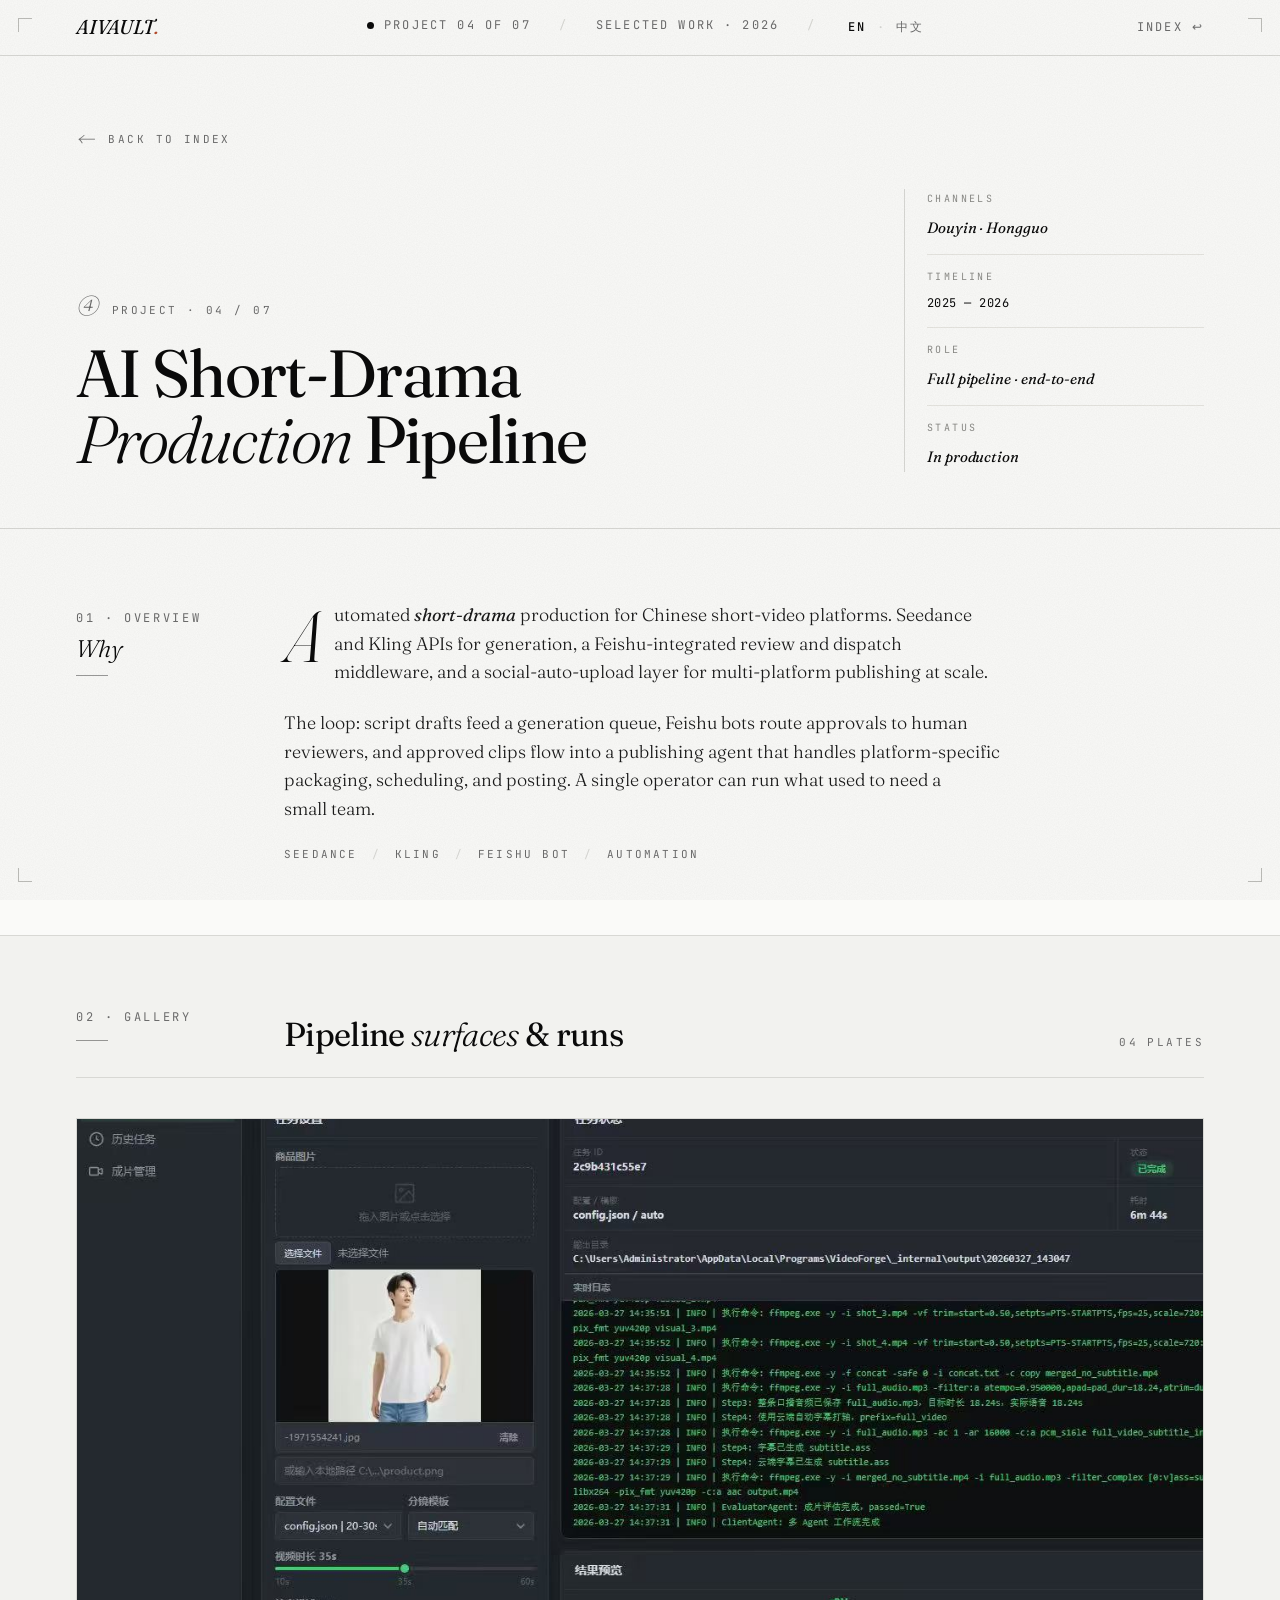
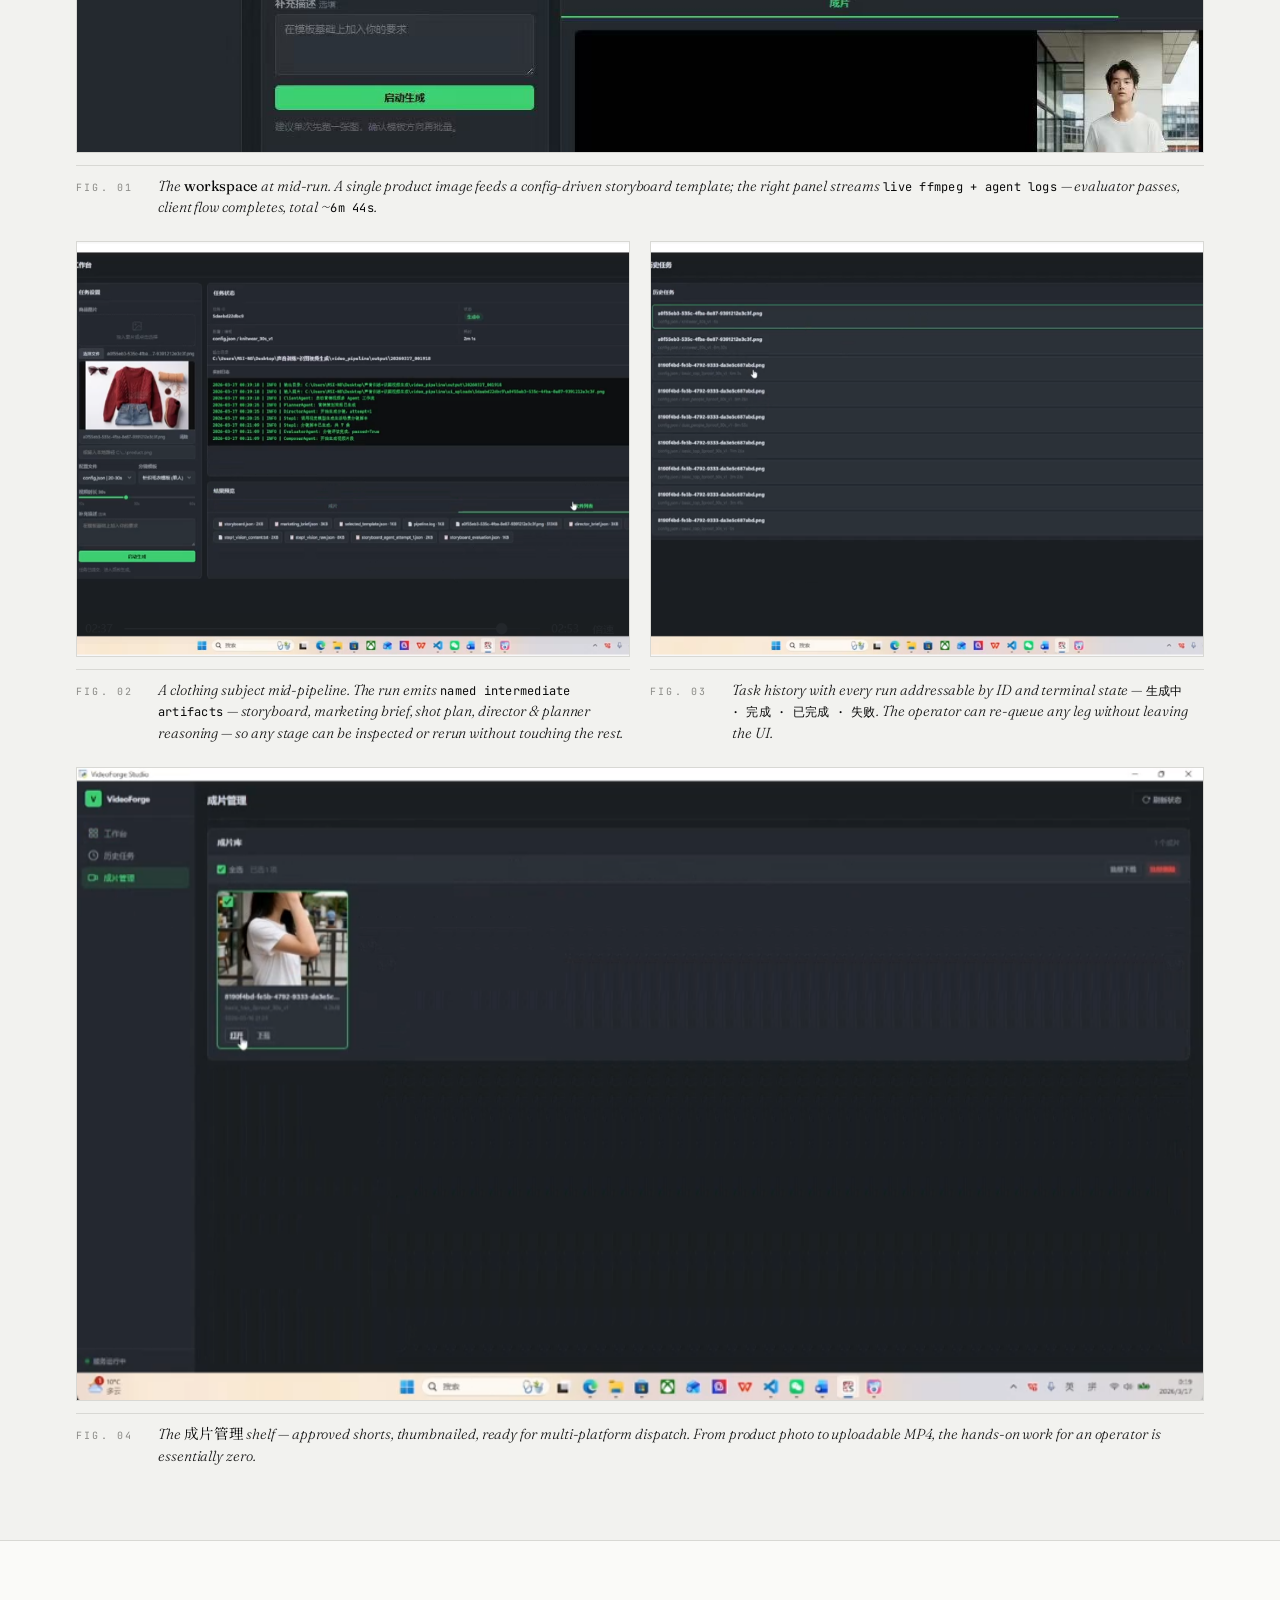
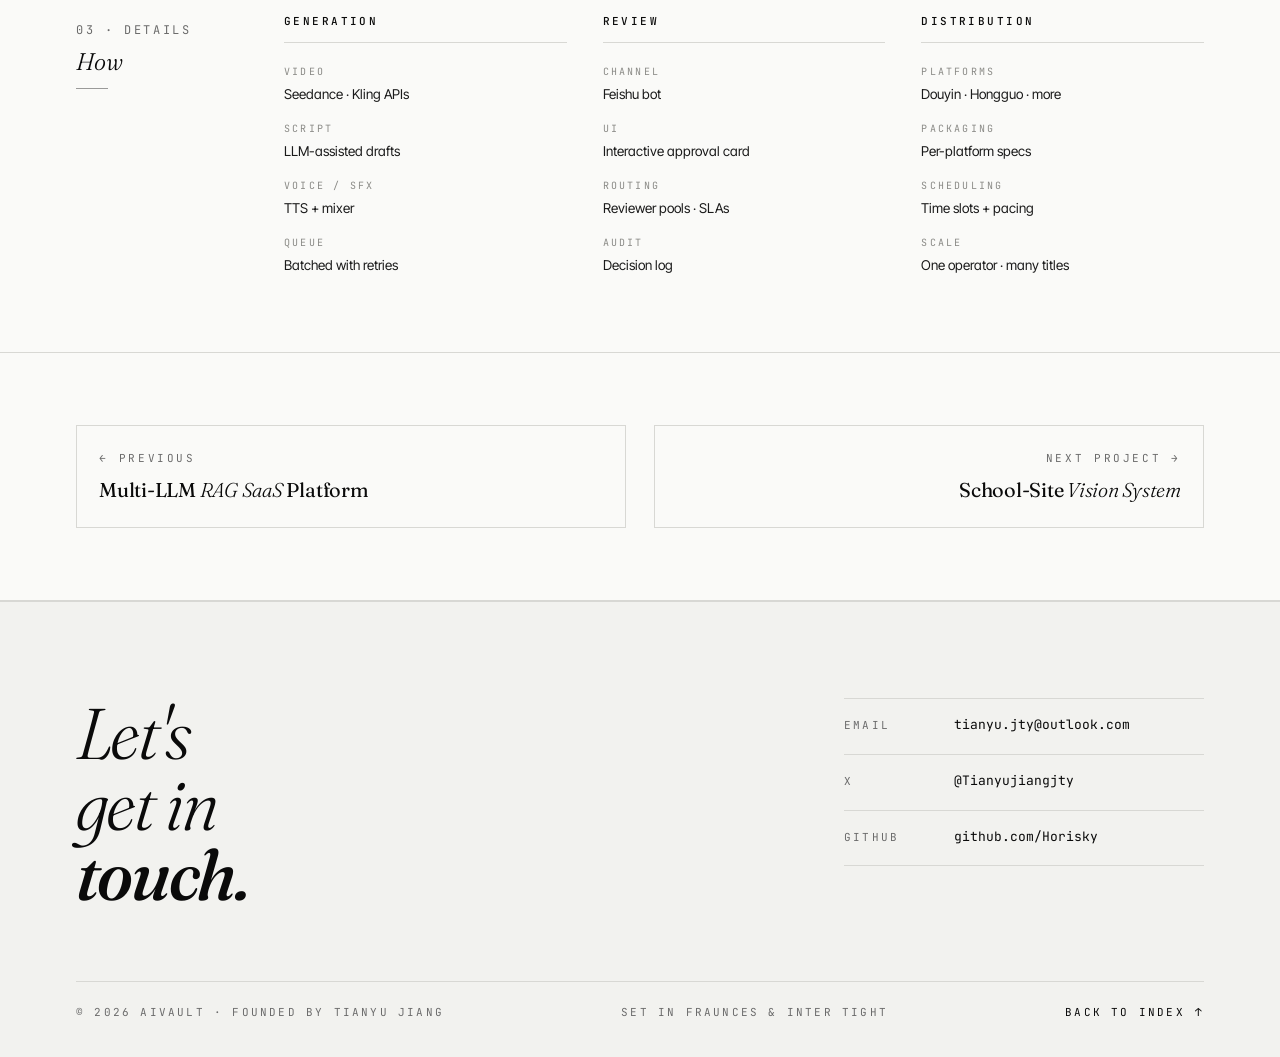
<file: projects/04-short-drama.html>
<!DOCTYPE html>
<html lang="en">
<head>
<meta charset="UTF-8" />
<meta name="viewport" content="width=device-width, initial-scale=1" />
<title>AI Short-Drama Production Pipeline — AIVAULT</title>
<meta name="description" content="Automated short-drama production for Chinese short-video platforms. Seedance · Kling · Feishu middleware." />
<meta name="author" content="AIVAULT" />

<link rel="canonical" href="https://profile.aivault.asia/projects/04-short-drama.html" />
<link rel="icon" type="image/svg+xml" href="/favicon.svg" />

<meta property="og:site_name" content="AIVAULT · AI Engineering Studio" />
<meta property="og:type" content="article" />
<meta property="og:url" content="https://profile.aivault.asia/projects/04-short-drama.html" />
<meta property="og:title" content="AI Short-Drama Production Pipeline" />
<meta property="og:description" content="Automated short-drama production for Chinese short-video platforms. Seedance + Kling generation, Feishu-integrated review, multi-platform publishing at scale." />
<meta property="og:image" content="https://profile.aivault.asia/image/04-short-drama/0b09615d918e07b255495e218757dca8.jpg" />

<meta name="twitter:card" content="summary_large_image" />
<meta name="twitter:site" content="@Tianyujiangjty" />
<meta name="twitter:title" content="AI Short-Drama Production Pipeline" />
<meta name="twitter:description" content="Automated short-drama production at scale — Seedance, Kling, Feishu dispatch, multi-platform publishing." />
<meta name="twitter:image" content="https://profile.aivault.asia/image/04-short-drama/0b09615d918e07b255495e218757dca8.jpg" />

<link rel="preconnect" href="https://fonts.googleapis.com" />
<link rel="preconnect" href="https://fonts.gstatic.com" crossorigin />
<link href="https://fonts.googleapis.com/css2?family=Fraunces:ital,opsz,wght@0,9..144,300;0,9..144,400;0,9..144,500;0,9..144,600;1,9..144,300;1,9..144,400;1,9..144,500&family=Inter+Tight:wght@400;500&family=JetBrains+Mono:wght@400;500&family=Noto+Serif+SC:wght@300;400;500;600&display=swap" rel="stylesheet" />
<link rel="stylesheet" href="../assets/base.css?v=20260607" />
<link rel="stylesheet" href="../assets/project.css?v=20260607" />
<script>try { document.documentElement.lang = localStorage.getItem('profile.lang') || 'en'; } catch(e){}</script>
<script defer src="../assets/i18n.js?v=20260607"></script>
<script defer src="../assets/lightbox.js?v=20260607"></script>
</head>
<body>
<div class="noise" aria-hidden="true"></div>
<div class="crops" aria-hidden="true"><span></span></div>

<div class="meta-bar">
  <div class="wrap">
    <a class="mark" href="../index.html">AIVAULT<span class="dot-mark">.</span></a>
    <span class="center">
      <span><span class="dot"></span><span class="en">Project 04 of 07</span><span class="zh">项目 04 / 07</span></span>
      <span class="sep">/</span>
      <span><span class="en">Selected Work · 2026</span><span class="zh">精选项目 · 2026</span></span>
      <span class="sep">/</span>
      <span class="lang-switch">
        <a href="#" data-lang="en">EN</a>
        <span class="sep">·</span>
        <a href="#" data-lang="zh">中文</a>
      </span>
    </span>
    <span class="right"><a href="../index.html"><span class="en">Index ↩</span><span class="zh">返回首页 ↩</span></a></span>
  </div>
</div>

<header class="p-hero">
  <div class="wrap">
    <a class="p-back reveal" href="../index.html"><span class="arr">←</span> <span class="en">Back to index</span><span class="zh">返回首页</span></a>
    <div class="p-grid">
      <div>
        <div class="p-nr reveal"><span>④</span><span class="num-txt"><span class="en">Project · 04 / 07</span><span class="zh">项目 · 04 / 07</span></span></div>
        <h1 class="reveal en">AI Short-Drama<br /><em>Production</em> Pipeline</h1>
        <h1 class="reveal zh">AI 短剧<br /><em>生产</em> 流水线</h1>
      </div>
      <aside class="p-meta reveal">
        <div class="block"><span class="k"><span class="en">Channels</span><span class="zh">渠道</span></span><span class="v"><span class="en">Douyin · Hongguo</span><span class="zh">抖音 · 红果</span></span></div>
        <div class="block"><span class="k"><span class="en">Timeline</span><span class="zh">时间</span></span><span class="v mono">2025 — 2026</span></div>
        <div class="block"><span class="k"><span class="en">Role</span><span class="zh">角色</span></span><span class="v"><span class="en">Full pipeline · end-to-end</span><span class="zh">全链路 · 端到端</span></span></div>
        <div class="block"><span class="k"><span class="en">Status</span><span class="zh">状态</span></span><span class="v"><span class="en">In production</span><span class="zh">已上线</span></span></div>
      </aside>
    </div>
  </div>
</header>

<section class="p-intro">
  <div class="wrap">
    <div class="num reveal">
      <span class="en">01 · Overview</span><span class="zh">01 · 概述</span>
      <span class="big"><span class="en">Why</span><span class="zh">为什么</span></span>
      <span class="rule-short"></span>
    </div>
    <div>
      <p class="lede reveal en">Automated <em>short-drama</em> production for Chinese short-video platforms. Seedance and Kling APIs for generation, a Feishu-integrated review and dispatch middleware, and a social-auto-upload layer for multi-platform publishing at scale.</p>
      <p class="lede reveal zh">面向中国短视频平台的<em>短剧</em>自动化生产。Seedance 和 Kling API 负责生成，飞书集成的审核 + 派发中间件，以及一个支撑多平台规模化投放的自动发布层。</p>
      <p class="lede reveal en">The loop: script drafts feed a generation queue, Feishu bots route approvals to human reviewers, and approved clips flow into a publishing agent that handles platform-specific packaging, scheduling, and posting. A single operator can run what used to need a small team.</p>
      <p class="lede reveal zh">整个循环：剧本初稿进入生成队列，飞书机器人把审核卡片推送给人工审核，通过后交给发布 agent 处理平台适配、排期与投放。一个人就能完成过去需要一个小团队才能做的量。</p>
      <div class="tags reveal">
        <span>Seedance</span><span class="sep">/</span>
        <span>Kling</span><span class="sep">/</span>
        <span><span class="en">Feishu Bot</span><span class="zh">飞书机器人</span></span><span class="sep">/</span>
        <span><span class="en">Automation</span><span class="zh">自动化</span></span>
      </div>
    </div>
  </div>
</section>

<section class="p-gallery">
  <div class="wrap">
    <div class="head reveal">
      <div class="num"><span class="en">02 · Gallery</span><span class="zh">02 · 图集</span> <span class="rule-short"></span></div>
      <h3 class="title"><span class="en">Pipeline <em>surfaces</em> &amp; runs</span><span class="zh">流水线<em>界面</em>与实跑</span></h3>
      <span class="count"><span class="en">04 plates</span><span class="zh">04 张</span></span>
    </div>
    <div class="gal-grid">
      <figure class="plate gal-span-6 reveal">
        <div class="img-slot" data-ratio="16:9">
          <img src="../image/04-short-drama/0b09615d918e07b255495e218757dca8.jpg" alt="VideoForge workspace during a live generation run" onerror="this.remove()" />
          <div class="lbl"><span class="no">01</span>Plate 01 <span class="desc">Workspace · mid-generation</span></div>
        </div>
        <figcaption>
          <span class="no">Fig. 01</span>
          <span class="txt en">The <em>workspace</em> at mid-run. A single product image feeds a config-driven storyboard template; the right panel streams <strong>live ffmpeg + agent logs</strong> — evaluator passes, client flow completes, total ~<strong>6m 44s</strong>.</span>
          <span class="txt zh">运行中的<em>工作台</em>。一张商品图驱动配置化的分镜模板；右侧面板实时滚动 <strong>ffmpeg + agent 日志</strong> —— evaluator 通过、client 流程结束，总耗时约 <strong>6m 44s</strong>。</span>
        </figcaption>
      </figure>

      <figure class="plate gal-span-3 reveal">
        <div class="img-slot" data-ratio="4:3">
          <img src="../image/04-short-drama/af46516e-b1cd-4a6f-b8f7-a12ae1fa72f4.png" alt="VideoForge workspace with a clothing subject mid-pipeline" onerror="this.remove()" />
          <div class="lbl"><span class="no">02</span>Plate 02 <span class="desc">Pipeline · intermediate artifacts</span></div>
        </div>
        <figcaption>
          <span class="no">Fig. 02</span>
          <span class="txt en">A clothing subject mid-pipeline. The run emits <strong>named intermediate artifacts</strong> — storyboard, marketing brief, shot plan, director &amp; planner reasoning — so any stage can be inspected or rerun without touching the rest.</span>
          <span class="txt zh">一件服装处于 pipeline 中段。每次运行都会产出<strong>带命名的中间产物</strong> —— 分镜、营销简报、镜头计划、导演与规划的推理 —— 任何一段都能单独查看或重跑。</span>
        </figcaption>
      </figure>

      <figure class="plate gal-span-3 reveal">
        <div class="img-slot" data-ratio="4:3">
          <img src="../image/04-short-drama/e92447ce-b58a-464b-86dd-de2a843f56d9.png" alt="VideoForge task history" onerror="this.remove()" />
          <div class="lbl"><span class="no">03</span>Plate 03 <span class="desc">Task history · terminal states</span></div>
        </div>
        <figcaption>
          <span class="no">Fig. 03</span>
          <span class="txt en">Task history with every run addressable by ID and terminal state — <strong>生成中 · 完成 · 已完成 · 失败</strong>. The operator can re-queue any leg without leaving the UI.</span>
          <span class="txt zh">历史任务，每次运行按 ID 和终态归档 —— <strong>生成中 · 完成 · 已完成 · 失败</strong>。操作员不用离开 UI 就能重新排队任意一段。</span>
        </figcaption>
      </figure>

      <figure class="plate gal-span-6 reveal">
        <div class="img-slot" data-ratio="16:9">
          <img src="../image/04-short-drama/1e9d33bc-18dc-45b1-a2e7-438b68500a02.png" alt="VideoForge finished-video management" onerror="this.remove()" />
          <div class="lbl"><span class="no">04</span>Plate 04 <span class="desc">Finished videos · ready for dispatch</span></div>
        </div>
        <figcaption>
          <span class="no">Fig. 04</span>
          <span class="txt en">The <em>成片管理</em> shelf — approved shorts, thumbnailed, ready for multi-platform dispatch. From product photo to uploadable MP4, the hands-on work for an operator is essentially zero.</span>
          <span class="txt zh"><em>成片管理</em>货架 —— 审核通过的成片以缩略图陈列，准备多平台派发。从商品图到可上传的 MP4，几乎无需人手干预。</span>
        </figcaption>
      </figure>
    </div>
  </div>
</section>

<section class="p-details">
  <div class="wrap">
    <div class="num reveal">
      <span class="en">03 · Details</span><span class="zh">03 · 细节</span>
      <span class="big"><span class="en">How</span><span class="zh">怎么做</span></span>
      <span class="rule-short"></span>
    </div>
    <div class="cols">
      <div class="col reveal">
        <h4><span class="en">Generation</span><span class="zh">生成</span></h4>
        <ul class="en">
          <li><strong>Video</strong>Seedance · Kling APIs</li>
          <li><strong>Script</strong>LLM-assisted drafts</li>
          <li><strong>Voice / SFX</strong>TTS + mixer</li>
          <li><strong>Queue</strong>Batched with retries</li>
        </ul>
        <ul class="zh">
          <li><strong>视频</strong>Seedance · Kling API</li>
          <li><strong>剧本</strong>LLM 协同起稿</li>
          <li><strong>人声 / 音效</strong>TTS + 混音</li>
          <li><strong>队列</strong>批量 + 重试</li>
        </ul>
      </div>
      <div class="col reveal">
        <h4><span class="en">Review</span><span class="zh">审核</span></h4>
        <ul class="en">
          <li><strong>Channel</strong>Feishu bot</li>
          <li><strong>UI</strong>Interactive approval card</li>
          <li><strong>Routing</strong>Reviewer pools · SLAs</li>
          <li><strong>Audit</strong>Decision log</li>
        </ul>
        <ul class="zh">
          <li><strong>渠道</strong>飞书机器人</li>
          <li><strong>UI</strong>交互式审批卡片</li>
          <li><strong>路由</strong>审核人池 · SLA</li>
          <li><strong>留痕</strong>决策日志</li>
        </ul>
      </div>
      <div class="col reveal">
        <h4><span class="en">Distribution</span><span class="zh">分发</span></h4>
        <ul class="en">
          <li><strong>Platforms</strong>Douyin · Hongguo · more</li>
          <li><strong>Packaging</strong>Per-platform specs</li>
          <li><strong>Scheduling</strong>Time slots + pacing</li>
          <li><strong>Scale</strong>One operator · many titles</li>
        </ul>
        <ul class="zh">
          <li><strong>平台</strong>抖音 · 红果 · 更多</li>
          <li><strong>适配</strong>按平台规格打包</li>
          <li><strong>排期</strong>时段 + 节奏控制</li>
          <li><strong>规模</strong>一个人 · 多个剧</li>
        </ul>
      </div>
    </div>
  </div>
</section>

<section class="p-nav">
  <div class="wrap">
    <a class="prev" href="03-rag-saas.html">
      <span class="dir"><span>←</span> <span class="en">Previous</span><span class="zh">上一项</span></span>
      <span class="t">Multi-LLM <em>RAG SaaS</em> Platform</span>
    </a>
    <a class="next" href="05-school-vision.html">
      <span class="dir" style="justify-content: flex-end;"><span class="en">Next project</span><span class="zh">下一项</span> <span>→</span></span>
      <span class="t">School-Site <em>Vision System</em></span>
    </a>
  </div>
</section>

<footer class="footer">
  <div class="wrap">
    <div class="footer-grid">
      <h2 class="reveal en">Let's<br />get in<br /><span class="strong">touch.</span></h2>
      <h2 class="reveal zh">欢迎<br /><span class="strong">联系</span><br />我们.</h2>
      <div class="contact reveal">
        <a class="c-row" href="mailto:tianyu.jty@outlook.com"><span class="k">Email</span><span class="v">tianyu.jty@outlook.com</span><span class="arrow">→</span></a>
        <a class="c-row" href="https://x.com/Tianyujiangjty" target="_blank" rel="noopener"><span class="k">X</span><span class="v">@Tianyujiangjty</span><span class="arrow">→</span></a>
        <a class="c-row" href="https://github.com/Horisky" target="_blank" rel="noopener"><span class="k">GitHub</span><span class="v">github.com/Horisky</span><span class="arrow">→</span></a>
      </div>
    </div>
    <div class="copyright">
      <span>© 2026 AIVAULT · <span class="en">Founded by Tianyu Jiang</span><span class="zh">创始人 蒋天宇</span></span>
      <span><span class="en">Set in Fraunces &amp; Inter Tight</span><span class="zh">字体 Fraunces &amp; Inter Tight</span></span>
      <a class="totop" href="../index.html"><span class="en">Back to index</span><span class="zh">返回首页</span> <span>↑</span></a>
    </div>
  </div>
</footer>

<script>
  const io = new IntersectionObserver((entries) => {
    entries.forEach((e) => { if (e.isIntersecting) { e.target.classList.add("in"); io.unobserve(e.target); } });
  }, { threshold: .12, rootMargin: "0px 0px -40px 0px" });
  document.querySelectorAll(".reveal").forEach((el) => io.observe(el));
</script>
</body>
</html>
</file>
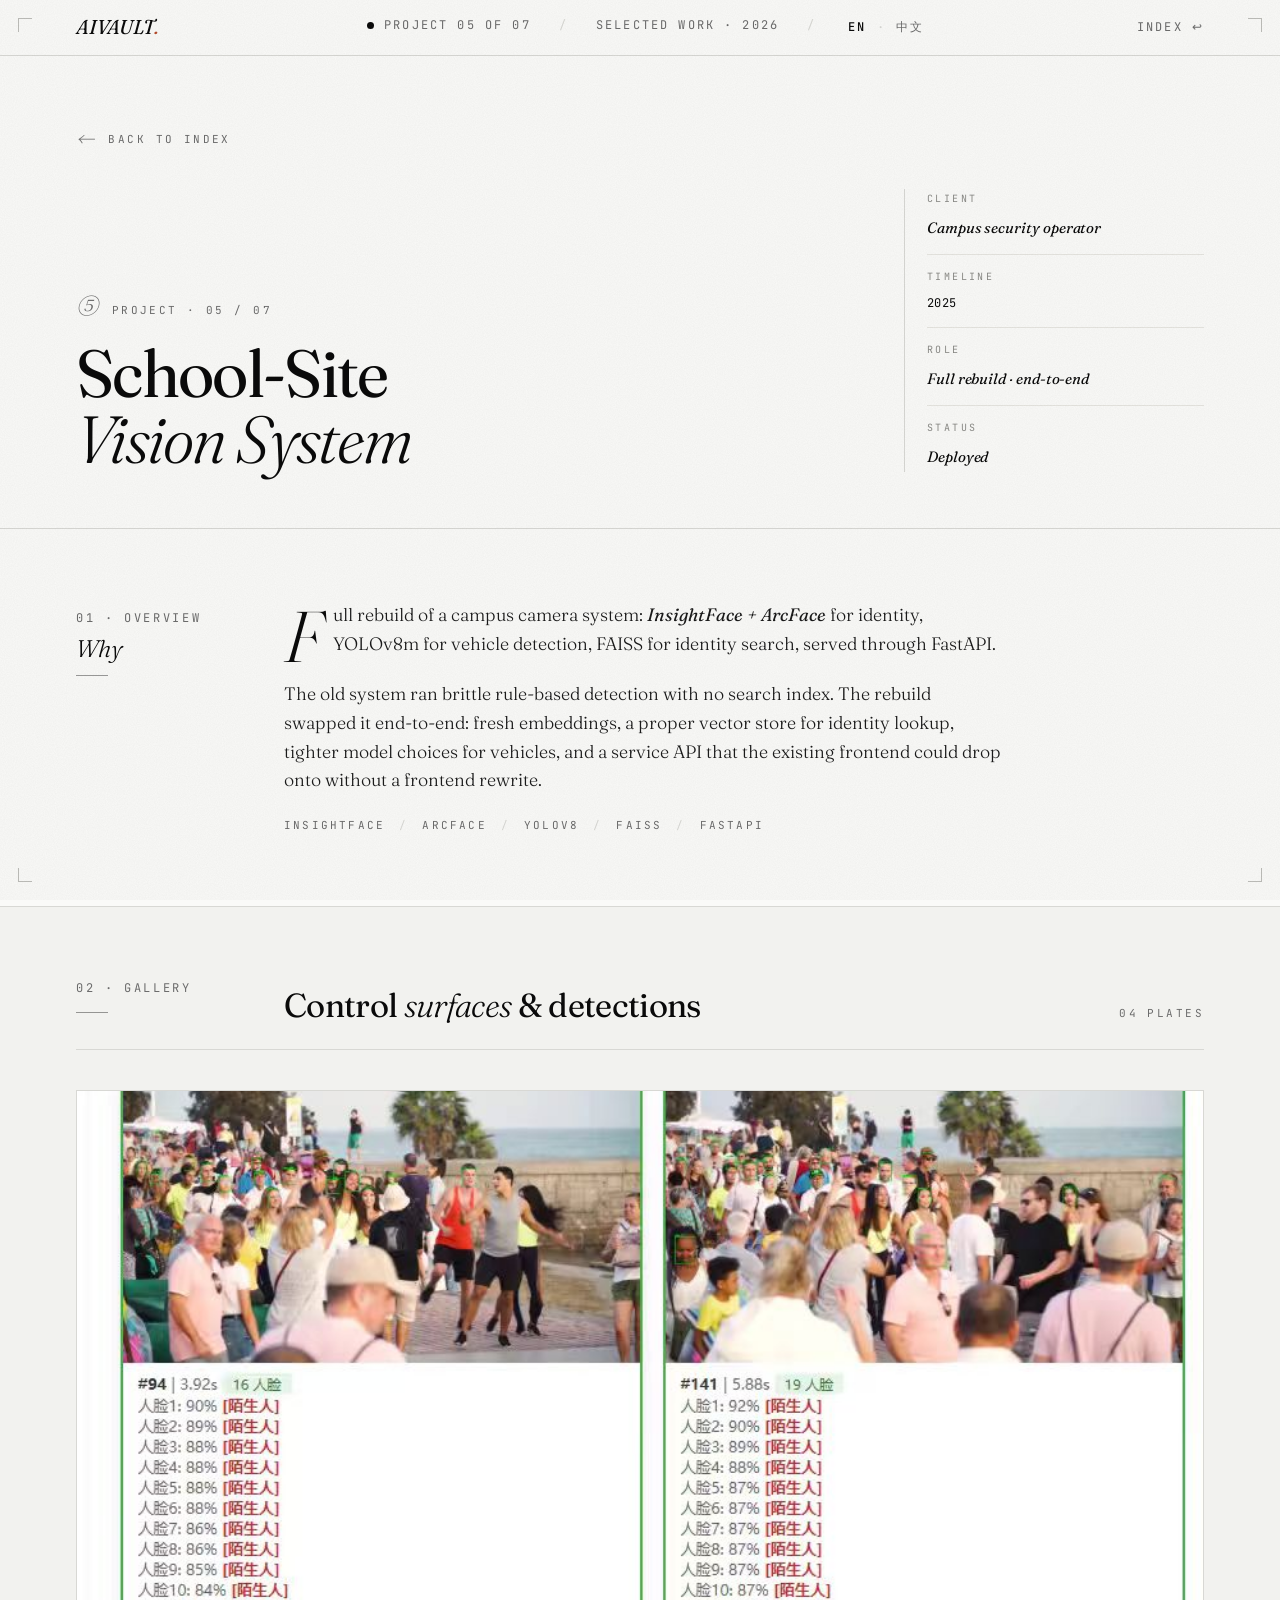
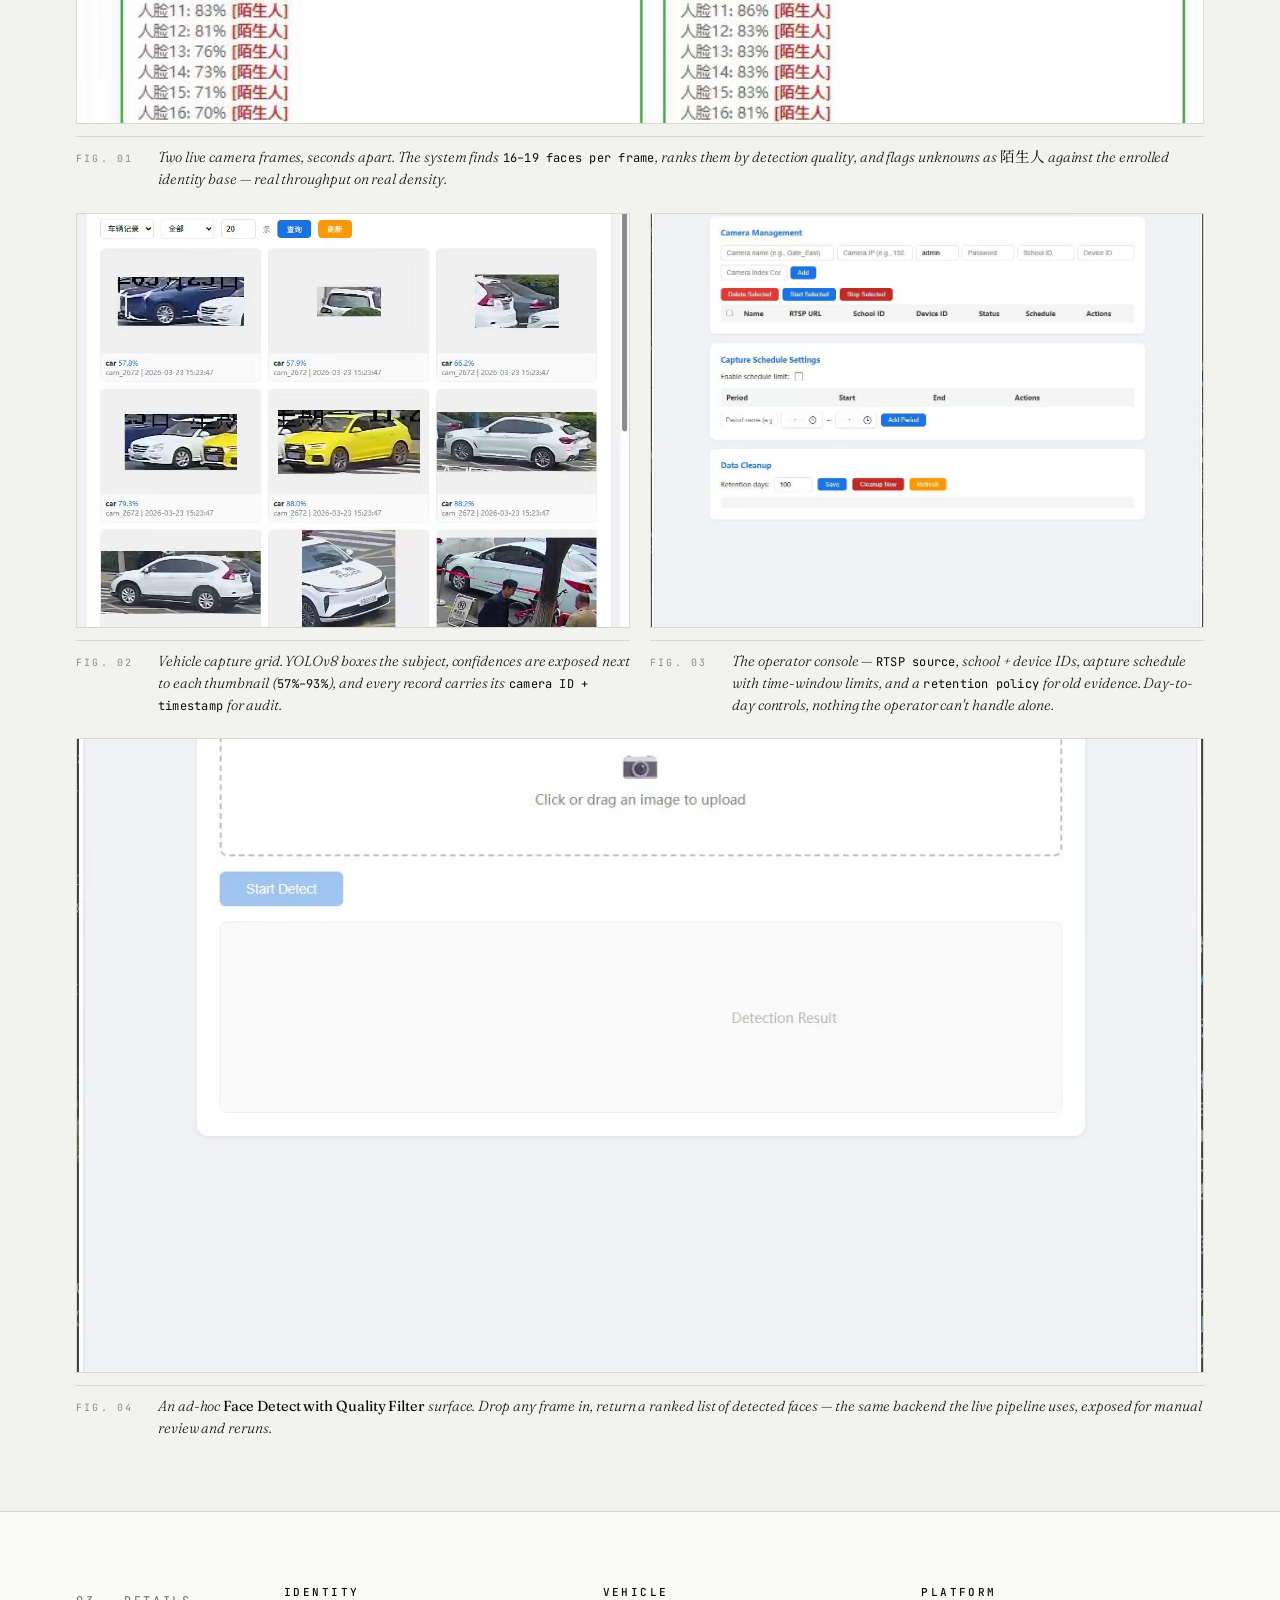
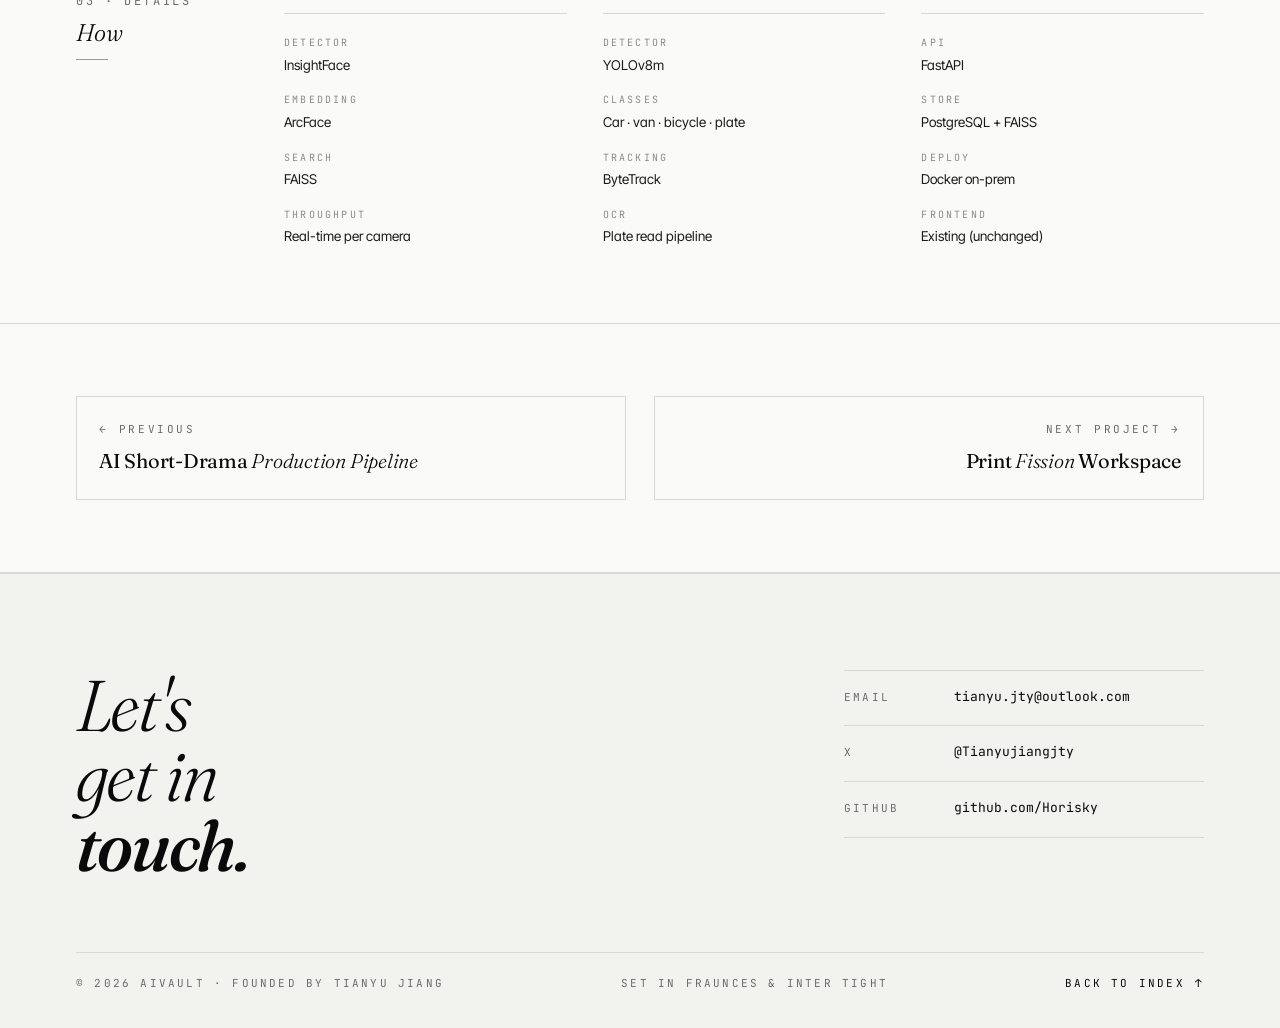
<file: projects/05-school-vision.html>
<!DOCTYPE html>
<html lang="en">
<head>
<meta charset="UTF-8" />
<meta name="viewport" content="width=device-width, initial-scale=1" />
<title>School-Site Vision System — AIVAULT</title>
<meta name="description" content="Campus camera rebuild: InsightFace + ArcFace + YOLOv8 + FAISS, served by FastAPI." />
<meta name="author" content="AIVAULT" />

<link rel="canonical" href="https://profile.aivault.asia/projects/05-school-vision.html" />
<link rel="icon" type="image/svg+xml" href="/favicon.svg" />

<meta property="og:site_name" content="AIVAULT · AI Engineering Studio" />
<meta property="og:type" content="article" />
<meta property="og:url" content="https://profile.aivault.asia/projects/05-school-vision.html" />
<meta property="og:title" content="School-Site Vision System" />
<meta property="og:description" content="Campus camera rebuild: InsightFace + ArcFace for identity, YOLOv8 for vehicles, FAISS for search, served by FastAPI." />
<meta property="og:image" content="https://profile.aivault.asia/image/05-school-vision/767f8cf72e9da12c60a5a3b18be9986b.jpg" />

<meta name="twitter:card" content="summary_large_image" />
<meta name="twitter:site" content="@Tianyujiangjty" />
<meta name="twitter:title" content="School-Site Vision System" />
<meta name="twitter:description" content="Campus camera rebuild: InsightFace + ArcFace + YOLOv8 + FAISS, served by FastAPI." />
<meta name="twitter:image" content="https://profile.aivault.asia/image/05-school-vision/767f8cf72e9da12c60a5a3b18be9986b.jpg" />

<link rel="preconnect" href="https://fonts.googleapis.com" />
<link rel="preconnect" href="https://fonts.gstatic.com" crossorigin />
<link href="https://fonts.googleapis.com/css2?family=Fraunces:ital,opsz,wght@0,9..144,300;0,9..144,400;0,9..144,500;0,9..144,600;1,9..144,300;1,9..144,400;1,9..144,500&family=Inter+Tight:wght@400;500&family=JetBrains+Mono:wght@400;500&family=Noto+Serif+SC:wght@300;400;500;600&display=swap" rel="stylesheet" />
<link rel="stylesheet" href="../assets/base.css?v=20260607" />
<link rel="stylesheet" href="../assets/project.css?v=20260607" />
<script>try { document.documentElement.lang = localStorage.getItem('profile.lang') || 'en'; } catch(e){}</script>
<script defer src="../assets/i18n.js?v=20260607"></script>
<script defer src="../assets/lightbox.js?v=20260607"></script>
</head>
<body>
<div class="noise" aria-hidden="true"></div>
<div class="crops" aria-hidden="true"><span></span></div>

<div class="meta-bar">
  <div class="wrap">
    <a class="mark" href="../index.html">AIVAULT<span class="dot-mark">.</span></a>
    <span class="center">
      <span><span class="dot"></span><span class="en">Project 05 of 07</span><span class="zh">项目 05 / 07</span></span>
      <span class="sep">/</span>
      <span><span class="en">Selected Work · 2026</span><span class="zh">精选项目 · 2026</span></span>
      <span class="sep">/</span>
      <span class="lang-switch">
        <a href="#" data-lang="en">EN</a>
        <span class="sep">·</span>
        <a href="#" data-lang="zh">中文</a>
      </span>
    </span>
    <span class="right"><a href="../index.html"><span class="en">Index ↩</span><span class="zh">返回首页 ↩</span></a></span>
  </div>
</div>

<header class="p-hero">
  <div class="wrap">
    <a class="p-back reveal" href="../index.html"><span class="arr">←</span> <span class="en">Back to index</span><span class="zh">返回首页</span></a>
    <div class="p-grid">
      <div>
        <div class="p-nr reveal"><span>⑤</span><span class="num-txt"><span class="en">Project · 05 / 07</span><span class="zh">项目 · 05 / 07</span></span></div>
        <h1 class="reveal en">School-Site<br /><em>Vision System</em></h1>
        <h1 class="reveal zh">校园<br /><em>视觉系统</em></h1>
      </div>
      <aside class="p-meta reveal">
        <div class="block"><span class="k"><span class="en">Client</span><span class="zh">客户</span></span><span class="v"><span class="en">Campus security operator</span><span class="zh">校园安保方</span></span></div>
        <div class="block"><span class="k"><span class="en">Timeline</span><span class="zh">时间</span></span><span class="v mono">2025</span></div>
        <div class="block"><span class="k"><span class="en">Role</span><span class="zh">角色</span></span><span class="v"><span class="en">Full rebuild · end-to-end</span><span class="zh">全量重构 · 端到端</span></span></div>
        <div class="block"><span class="k"><span class="en">Status</span><span class="zh">状态</span></span><span class="v"><span class="en">Deployed</span><span class="zh">已部署</span></span></div>
      </aside>
    </div>
  </div>
</header>

<section class="p-intro">
  <div class="wrap">
    <div class="num reveal">
      <span class="en">01 · Overview</span><span class="zh">01 · 概述</span>
      <span class="big"><span class="en">Why</span><span class="zh">为什么</span></span>
      <span class="rule-short"></span>
    </div>
    <div>
      <p class="lede reveal en">Full rebuild of a campus camera system: <em>InsightFace + ArcFace</em> for identity, YOLOv8m for vehicle detection, FAISS for identity search, served through FastAPI.</p>
      <p class="lede reveal zh">校园相机系统的全量重构：<em>InsightFace + ArcFace</em> 做身份识别，YOLOv8m 做车辆检测，FAISS 做身份检索，FastAPI 提供服务。</p>
      <p class="lede reveal en">The old system ran brittle rule-based detection with no search index. The rebuild swapped it end-to-end: fresh embeddings, a proper vector store for identity lookup, tighter model choices for vehicles, and a service API that the existing frontend could drop onto without a frontend rewrite.</p>
      <p class="lede reveal zh">旧系统是一套脆弱的规则检测，没有检索索引。重构把它端到端换掉：全新的 embedding、规范的向量库做身份检索、更紧凑的车辆模型，以及一套能让旧前端直接对接的新服务 API —— 前端无需重写。</p>
      <div class="tags reveal">
        <span>InsightFace</span><span class="sep">/</span>
        <span>ArcFace</span><span class="sep">/</span>
        <span>YOLOv8</span><span class="sep">/</span>
        <span>FAISS</span><span class="sep">/</span>
        <span>FastAPI</span>
      </div>
    </div>
  </div>
</section>

<section class="p-gallery">
  <div class="wrap">
    <div class="head reveal">
      <div class="num"><span class="en">02 · Gallery</span><span class="zh">02 · 图集</span> <span class="rule-short"></span></div>
      <h3 class="title"><span class="en">Control <em>surfaces</em> &amp; detections</span><span class="zh">控制<em>界面</em>与检测</span></h3>
      <span class="count"><span class="en">04 plates</span><span class="zh">04 张</span></span>
    </div>
    <div class="gal-grid">
      <figure class="plate gal-span-6 reveal">
        <div class="img-slot" data-ratio="16:9">
          <img src="../image/05-school-vision/767f8cf72e9da12c60a5a3b18be9986b.jpg" alt="Live face detection on crowd footage, multiple faces ranked by confidence" onerror="this.remove()" />
          <div class="lbl"><span class="no">01</span>Plate 01 <span class="desc">Live face detection · ranked by quality</span></div>
        </div>
        <figcaption>
          <span class="no">Fig. 01</span>
          <span class="txt en">Two live camera frames, seconds apart. The system finds <strong>16–19 faces per frame</strong>, ranks them by detection quality, and flags unknowns as <em>陌生人</em> against the enrolled identity base — real throughput on real density.</span>
          <span class="txt zh">两帧实时画面，相隔几秒。系统每帧找到 <strong>16–19 张人脸</strong>，按检测质量排序，并对照已入库身份，把未匹配上的标记为 <em>陌生人</em> —— 真实密度下的真实吞吐。</span>
        </figcaption>
      </figure>

      <figure class="plate gal-span-3 reveal">
        <div class="img-slot" data-ratio="4:3">
          <img src="../image/05-school-vision/8d7ab6941445d6fde56c8f39fdf91960.jpg" alt="Vehicle capture records grid with confidence scores and camera IDs" onerror="this.remove()" />
          <div class="lbl"><span class="no">02</span>Plate 02 <span class="desc">Vehicle capture records</span></div>
        </div>
        <figcaption>
          <span class="no">Fig. 02</span>
          <span class="txt en">Vehicle capture grid. YOLOv8 boxes the subject, confidences are exposed next to each thumbnail (<strong>57%–93%</strong>), and every record carries its <strong>camera ID + timestamp</strong> for audit.</span>
          <span class="txt zh">车辆抓拍格。YOLOv8 框出目标，每张缩略图旁边直接显示置信度（<strong>57%–93%</strong>），每条记录都带 <strong>相机 ID + 时间戳</strong>，可回溯。</span>
        </figcaption>
      </figure>

      <figure class="plate gal-span-3 reveal">
        <div class="img-slot" data-ratio="4:3">
          <img src="../image/05-school-vision/363ae6c9da9762089ab8c5b856f6a0d9.jpg" alt="Camera management admin UI" onerror="this.remove()" />
          <div class="lbl"><span class="no">03</span>Plate 03 <span class="desc">Operator console · cameras + retention</span></div>
        </div>
        <figcaption>
          <span class="no">Fig. 03</span>
          <span class="txt en">The operator console — <strong>RTSP source</strong>, school + device IDs, capture schedule with time-window limits, and a <strong>retention policy</strong> for old evidence. Day-to-day controls, nothing the operator can't handle alone.</span>
          <span class="txt zh">运营台 —— <strong>RTSP 源</strong>、学校和设备 ID、带时段限制的抓拍排期，以及旧证据的<strong>留存策略</strong>。日常运维，一个人就能全部搞定。</span>
        </figcaption>
      </figure>

      <figure class="plate gal-span-6 reveal">
        <div class="img-slot" data-ratio="16:9">
          <img src="../image/05-school-vision/7b609ba7b26444365dd51832078f7f9f.jpg" alt="Ad-hoc face-detection tool with quality filter" onerror="this.remove()" />
          <div class="lbl"><span class="no">04</span>Plate 04 <span class="desc">Ad-hoc detect tool · quality filter</span></div>
        </div>
        <figcaption>
          <span class="no">Fig. 04</span>
          <span class="txt en">An ad-hoc <em>Face Detect with Quality Filter</em> surface. Drop any frame in, return a ranked list of detected faces — the same backend the live pipeline uses, exposed for manual review and reruns.</span>
          <span class="txt zh">一个即时的 <em>带质量过滤的人脸检测</em> 入口。丢一帧进去，返回按质量排序的人脸 —— 和线上流水线共用同一套后端，开放给手动复核与重跑。</span>
        </figcaption>
      </figure>
    </div>
  </div>
</section>

<section class="p-details">
  <div class="wrap">
    <div class="num reveal">
      <span class="en">03 · Details</span><span class="zh">03 · 细节</span>
      <span class="big"><span class="en">How</span><span class="zh">怎么做</span></span>
      <span class="rule-short"></span>
    </div>
    <div class="cols">
      <div class="col reveal">
        <h4><span class="en">Identity</span><span class="zh">身份</span></h4>
        <ul class="en">
          <li><strong>Detector</strong>InsightFace</li>
          <li><strong>Embedding</strong>ArcFace</li>
          <li><strong>Search</strong>FAISS</li>
          <li><strong>Throughput</strong>Real-time per camera</li>
        </ul>
        <ul class="zh">
          <li><strong>检测</strong>InsightFace</li>
          <li><strong>Embedding</strong>ArcFace</li>
          <li><strong>检索</strong>FAISS</li>
          <li><strong>吞吐</strong>每路相机实时</li>
        </ul>
      </div>
      <div class="col reveal">
        <h4><span class="en">Vehicle</span><span class="zh">车辆</span></h4>
        <ul class="en">
          <li><strong>Detector</strong>YOLOv8m</li>
          <li><strong>Classes</strong>Car · van · bicycle · plate</li>
          <li><strong>Tracking</strong>ByteTrack</li>
          <li><strong>OCR</strong>Plate read pipeline</li>
        </ul>
        <ul class="zh">
          <li><strong>检测</strong>YOLOv8m</li>
          <li><strong>类别</strong>小车 · 面包车 · 自行车 · 车牌</li>
          <li><strong>跟踪</strong>ByteTrack</li>
          <li><strong>OCR</strong>车牌识别流水线</li>
        </ul>
      </div>
      <div class="col reveal">
        <h4><span class="en">Platform</span><span class="zh">平台</span></h4>
        <ul class="en">
          <li><strong>API</strong>FastAPI</li>
          <li><strong>Store</strong>PostgreSQL + FAISS</li>
          <li><strong>Deploy</strong>Docker on-prem</li>
          <li><strong>Frontend</strong>Existing (unchanged)</li>
        </ul>
        <ul class="zh">
          <li><strong>API</strong>FastAPI</li>
          <li><strong>存储</strong>PostgreSQL + FAISS</li>
          <li><strong>部署</strong>本地 Docker</li>
          <li><strong>前端</strong>沿用旧前端</li>
        </ul>
      </div>
    </div>
  </div>
</section>

<section class="p-nav">
  <div class="wrap">
    <a class="prev" href="04-short-drama.html">
      <span class="dir"><span>←</span> <span class="en">Previous</span><span class="zh">上一项</span></span>
      <span class="t">AI Short-Drama <em>Production Pipeline</em></span>
    </a>
    <a class="next" href="06-print-fission.html">
      <span class="dir" style="justify-content: flex-end;"><span class="en">Next project</span><span class="zh">下一项</span> <span>→</span></span>
      <span class="t">Print <em>Fission</em> Workspace</span>
    </a>
  </div>
</section>

<footer class="footer">
  <div class="wrap">
    <div class="footer-grid">
      <h2 class="reveal en">Let's<br />get in<br /><span class="strong">touch.</span></h2>
      <h2 class="reveal zh">欢迎<br /><span class="strong">联系</span><br />我们.</h2>
      <div class="contact reveal">
        <a class="c-row" href="mailto:tianyu.jty@outlook.com"><span class="k">Email</span><span class="v">tianyu.jty@outlook.com</span><span class="arrow">→</span></a>
        <a class="c-row" href="https://x.com/Tianyujiangjty" target="_blank" rel="noopener"><span class="k">X</span><span class="v">@Tianyujiangjty</span><span class="arrow">→</span></a>
        <a class="c-row" href="https://github.com/Horisky" target="_blank" rel="noopener"><span class="k">GitHub</span><span class="v">github.com/Horisky</span><span class="arrow">→</span></a>
      </div>
    </div>
    <div class="copyright">
      <span>© 2026 AIVAULT · <span class="en">Founded by Tianyu Jiang</span><span class="zh">创始人 蒋天宇</span></span>
      <span><span class="en">Set in Fraunces &amp; Inter Tight</span><span class="zh">字体 Fraunces &amp; Inter Tight</span></span>
      <a class="totop" href="../index.html"><span class="en">Back to index</span><span class="zh">返回首页</span> <span>↑</span></a>
    </div>
  </div>
</footer>

<script>
  const io = new IntersectionObserver((entries) => {
    entries.forEach((e) => { if (e.isIntersecting) { e.target.classList.add("in"); io.unobserve(e.target); } });
  }, { threshold: .12, rootMargin: "0px 0px -40px 0px" });
  document.querySelectorAll(".reveal").forEach((el) => io.observe(el));
</script>
</body>
</html>
</file>
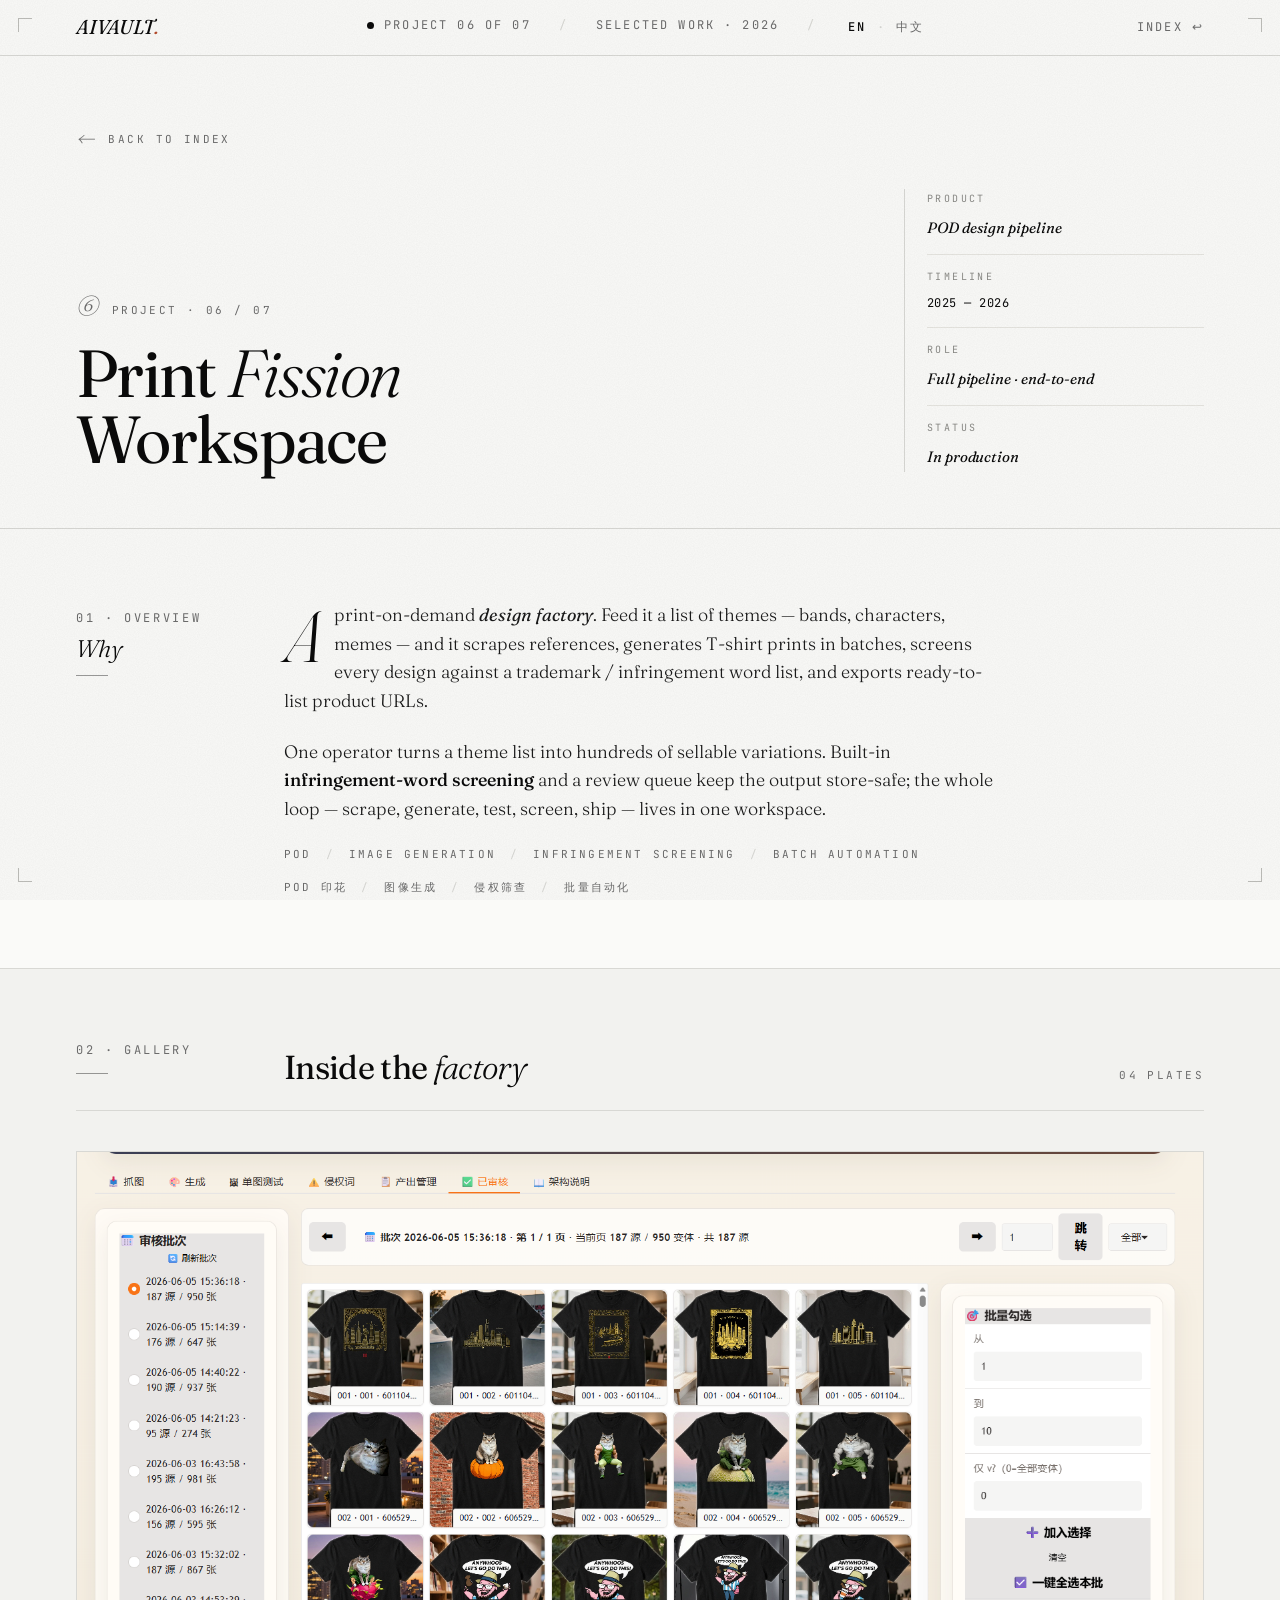
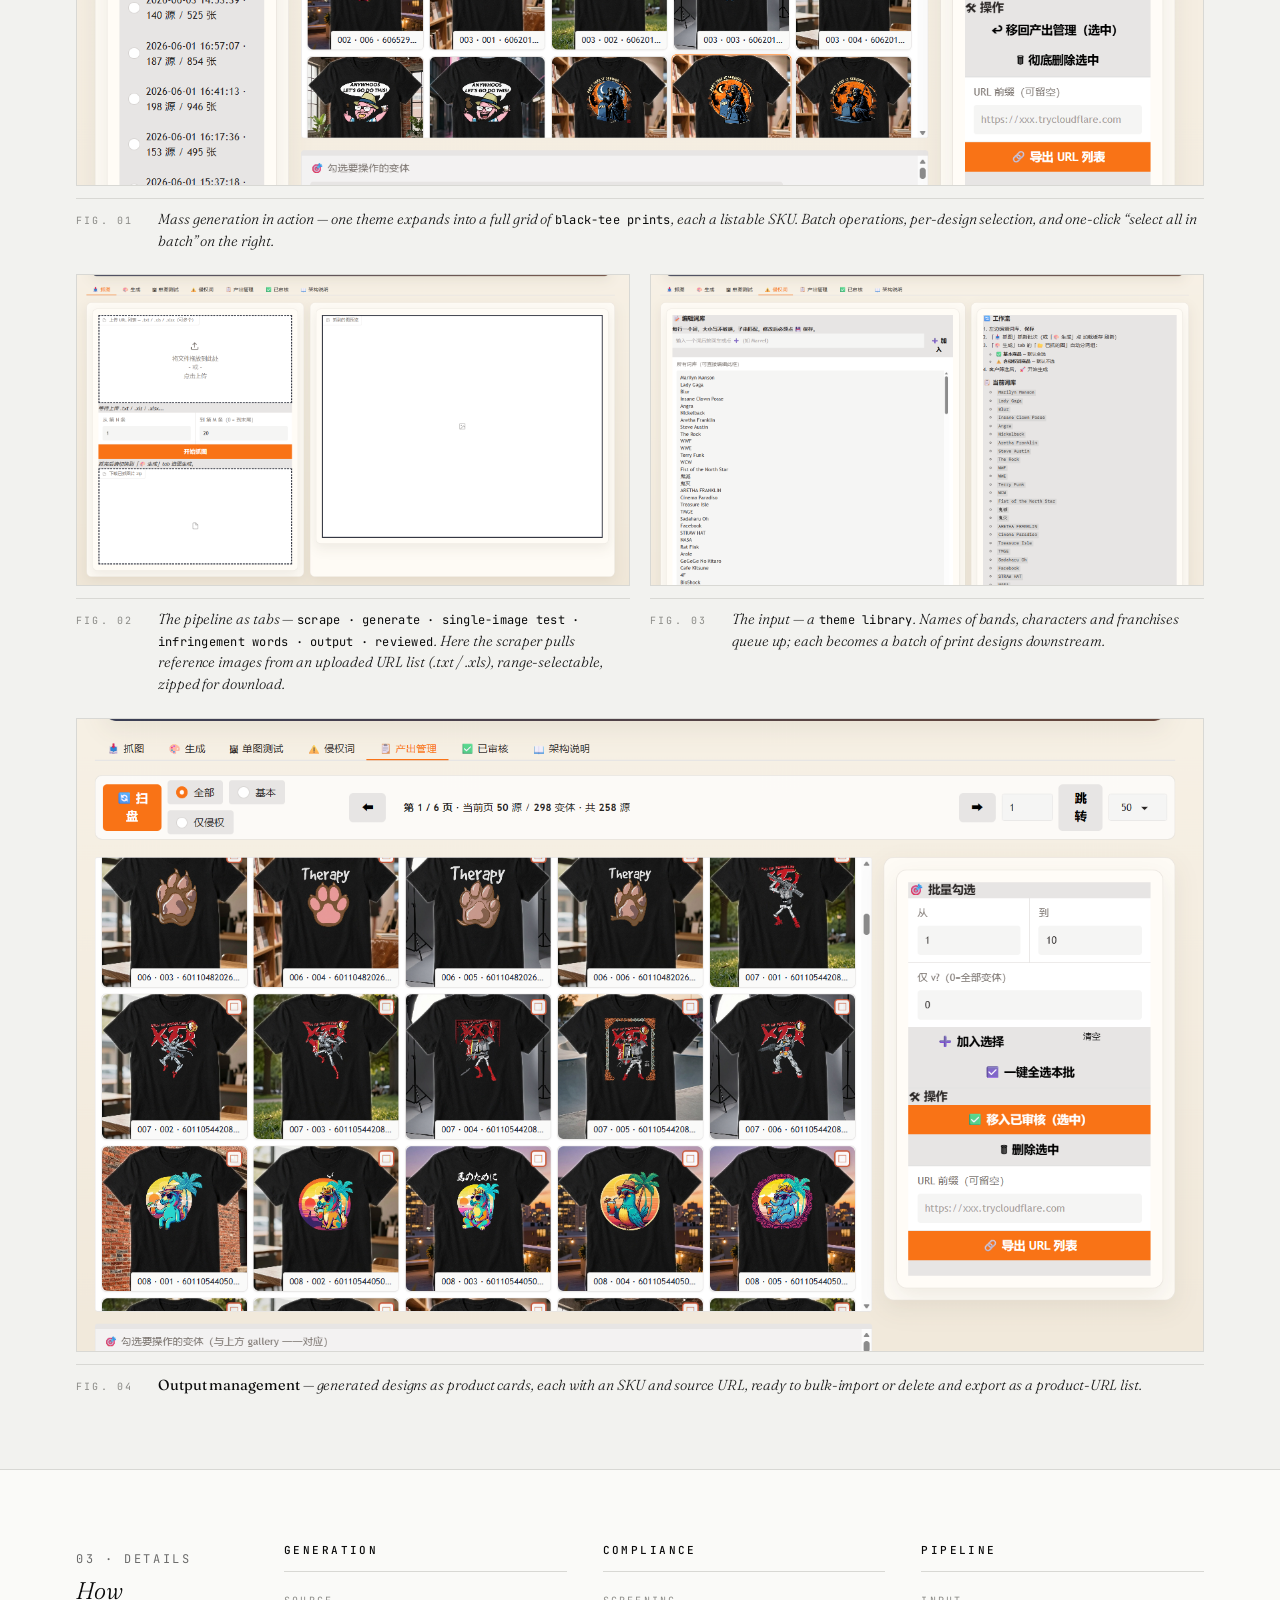
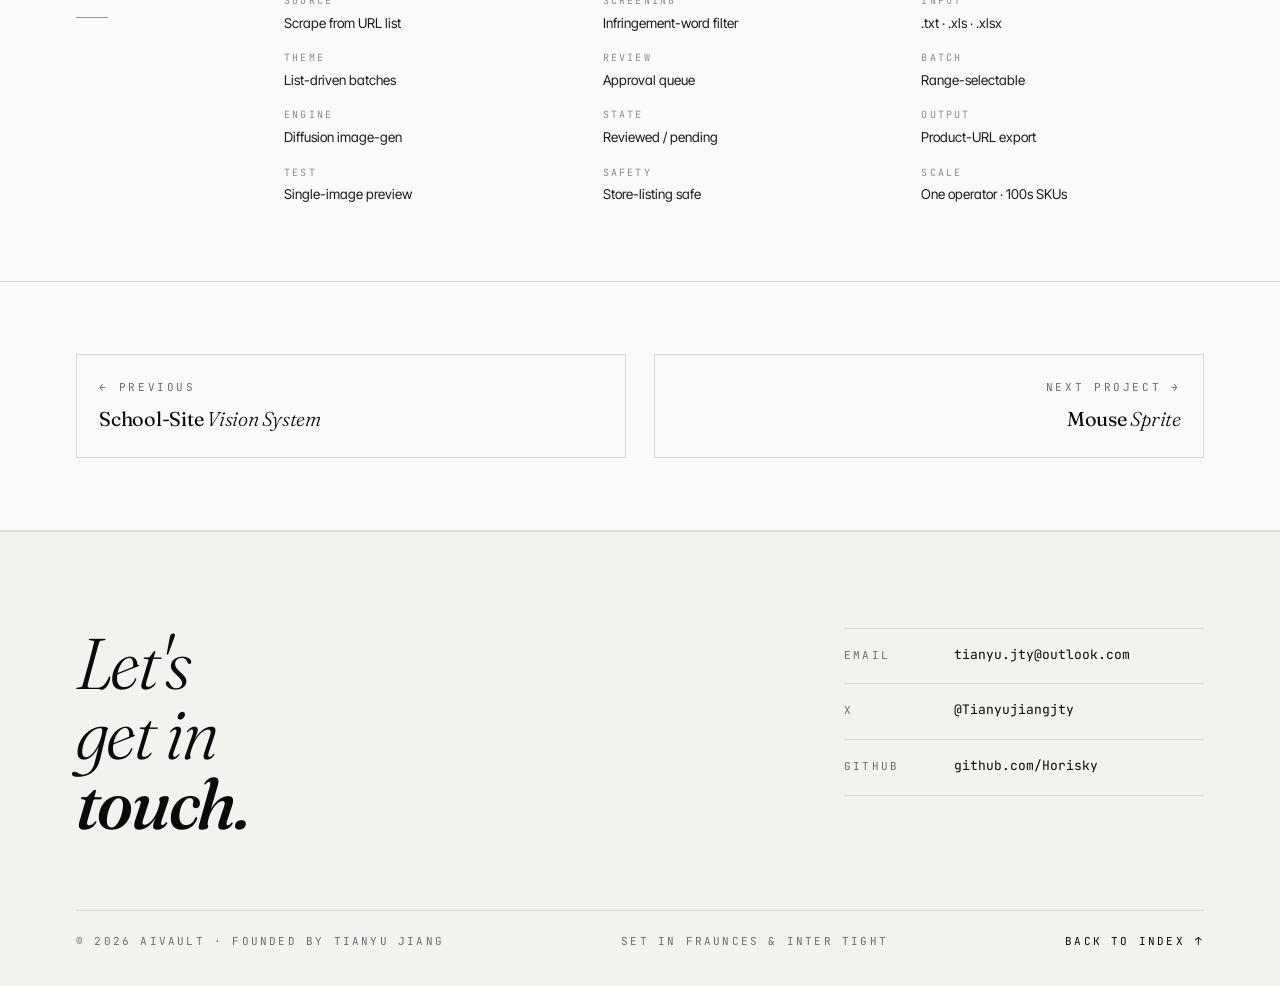
<file: projects/06-print-fission.html>
<!DOCTYPE html>
<html lang="en">
<head>
<meta charset="UTF-8" />
<meta name="viewport" content="width=device-width, initial-scale=1" />
<title>E-commerce Print Fission Workspace — AIVAULT</title>
<meta name="description" content="Print-on-demand design pipeline — scrape, generate, screen for trademark conflicts, and batch-export hundreds of T-shirt prints from a theme list." />
<meta name="author" content="AIVAULT" />

<link rel="canonical" href="https://profile.aivault.asia/projects/06-print-fission.html" />
<link rel="icon" type="image/svg+xml" href="/favicon.svg" />

<meta property="og:site_name" content="AIVAULT · AI Engineering Studio" />
<meta property="og:type" content="article" />
<meta property="og:url" content="https://profile.aivault.asia/projects/06-print-fission.html" />
<meta property="og:title" content="E-commerce Print Fission Workspace" />
<meta property="og:description" content="A print-on-demand design factory — scrape, generate, screen for infringement, and batch-export hundreds of listable T-shirt prints from a theme list." />
<meta property="og:image" content="https://profile.aivault.asia/image/06-print-fission/40695bc6-c1b5-4559-9f87-a20611ddb273.png" />

<meta name="twitter:card" content="summary_large_image" />
<meta name="twitter:site" content="@Tianyujiangjty" />
<meta name="twitter:title" content="E-commerce Print Fission Workspace" />
<meta name="twitter:description" content="A print-on-demand design factory — theme list in, hundreds of store-safe T-shirt prints out." />
<meta name="twitter:image" content="https://profile.aivault.asia/image/06-print-fission/40695bc6-c1b5-4559-9f87-a20611ddb273.png" />

<link rel="preconnect" href="https://fonts.googleapis.com" />
<link rel="preconnect" href="https://fonts.gstatic.com" crossorigin />
<link href="https://fonts.googleapis.com/css2?family=Fraunces:ital,opsz,wght@0,9..144,300;0,9..144,400;0,9..144,500;0,9..144,600;1,9..144,300;1,9..144,400;1,9..144,500&family=Inter+Tight:wght@400;500&family=JetBrains+Mono:wght@400;500&family=Noto+Serif+SC:wght@300;400;500;600&display=swap" rel="stylesheet" />
<link rel="stylesheet" href="../assets/base.css?v=20260607" />
<link rel="stylesheet" href="../assets/project.css?v=20260607" />
<script>try { document.documentElement.lang = localStorage.getItem('profile.lang') || 'en'; } catch(e){}</script>
<script defer src="../assets/i18n.js?v=20260607"></script>
<script defer src="../assets/lightbox.js?v=20260607"></script>
</head>
<body>
<div class="noise" aria-hidden="true"></div>
<div class="crops" aria-hidden="true"><span></span></div>

<div class="meta-bar">
  <div class="wrap">
    <a class="mark" href="../index.html">AIVAULT<span class="dot-mark">.</span></a>
    <span class="center">
      <span><span class="dot"></span><span class="en">Project 06 of 07</span><span class="zh">项目 06 / 07</span></span>
      <span class="sep">/</span>
      <span><span class="en">Selected Work · 2026</span><span class="zh">精选项目 · 2026</span></span>
      <span class="sep">/</span>
      <span class="lang-switch">
        <a href="#" data-lang="en">EN</a>
        <span class="sep">·</span>
        <a href="#" data-lang="zh">中文</a>
      </span>
    </span>
    <span class="right"><a href="../index.html"><span class="en">Index ↩</span><span class="zh">返回首页 ↩</span></a></span>
  </div>
</div>

<header class="p-hero">
  <div class="wrap">
    <a class="p-back reveal" href="../index.html"><span class="arr">←</span> <span class="en">Back to index</span><span class="zh">返回首页</span></a>
    <div class="p-grid">
      <div>
        <div class="p-nr reveal"><span>⑥</span><span class="num-txt"><span class="en">Project · 06 / 07</span><span class="zh">项目 · 06 / 07</span></span></div>
        <h1 class="reveal en">Print <em>Fission</em><br />Workspace</h1>
        <h1 class="reveal zh">电商印花<br /><em>裂变工作台</em></h1>
      </div>
      <aside class="p-meta reveal">
        <div class="block"><span class="k"><span class="en">Product</span><span class="zh">产品</span></span><span class="v"><span class="en">POD design pipeline</span><span class="zh">印花量产流水线</span></span></div>
        <div class="block"><span class="k"><span class="en">Timeline</span><span class="zh">时间</span></span><span class="v mono">2025 — 2026</span></div>
        <div class="block"><span class="k"><span class="en">Role</span><span class="zh">角色</span></span><span class="v"><span class="en">Full pipeline · end-to-end</span><span class="zh">全链路 · 端到端</span></span></div>
        <div class="block"><span class="k"><span class="en">Status</span><span class="zh">状态</span></span><span class="v"><span class="en">In production</span><span class="zh">生产使用中</span></span></div>
      </aside>
    </div>
  </div>
</header>

<section class="p-intro">
  <div class="wrap">
    <div class="num reveal">
      <span class="en">01 · Overview</span><span class="zh">01 · 概述</span>
      <span class="big"><span class="en">Why</span><span class="zh">为什么</span></span>
      <span class="rule-short"></span>
    </div>
    <div>
      <p class="lede reveal en">A print-on-demand <em>design factory</em>. Feed it a list of themes — bands, characters, memes — and it scrapes references, generates T-shirt prints in batches, screens every design against a trademark / infringement word list, and exports ready-to-list product URLs.</p>
      <p class="lede reveal zh">一套印花<em>量产工厂</em>。喂给它一份题材清单 —— 乐队、角色、网络梗 —— 它会抓取参考图、批量生成 T 恤印花、对每张设计做商标 / 侵权词筛查，再导出可直接上架的商品 URL。</p>
      <p class="lede reveal en">One operator turns a theme list into hundreds of sellable variations. Built-in <strong>infringement-word screening</strong> and a review queue keep the output store-safe; the whole loop — scrape, generate, test, screen, ship — lives in one workspace.</p>
      <p class="lede reveal zh">一个人就能把一份题材清单变成上百款可售变体。内置<strong>侵权词筛查</strong>和审核队列保证产出合规；抓图、生成、测试、筛查、上架的整条链路都在一个工作台里。</p>
      <div class="tags reveal en">
        <span>POD</span><span class="sep">/</span>
        <span>Image generation</span><span class="sep">/</span>
        <span>Infringement screening</span><span class="sep">/</span>
        <span>Batch automation</span>
      </div>
      <div class="tags reveal zh">
        <span>POD 印花</span><span class="sep">/</span>
        <span>图像生成</span><span class="sep">/</span>
        <span>侵权筛查</span><span class="sep">/</span>
        <span>批量自动化</span>
      </div>
    </div>
  </div>
</section>

<section class="p-gallery">
  <div class="wrap">
    <div class="head reveal">
      <div class="num"><span class="en">02 · Gallery</span><span class="zh">02 · 图集</span> <span class="rule-short"></span></div>
      <h3 class="title"><span class="en">Inside the <em>factory</em></span><span class="zh">走进<em>量产线</em></span></h3>
      <span class="count"><span class="en">04 plates</span><span class="zh">04 张</span></span>
    </div>
    <div class="gal-grid">
      <figure class="plate gal-span-6 reveal">
        <div class="img-slot" data-ratio="16:9">
          <img src="../image/06-print-fission/40695bc6-c1b5-4559-9f87-a20611ddb273.png" alt="Batch generation grid — black-tee prints as listable SKUs" onerror="this.remove()" />
          <div class="lbl"><span class="no">01</span>Plate 01 <span class="desc">Batch generation · black-tee prints</span></div>
        </div>
        <figcaption>
          <span class="no">Fig. 01</span>
          <span class="txt en">Mass generation in action — one theme expands into a full grid of <strong>black-tee prints</strong>, each a listable SKU. Batch operations, per-design selection, and one-click “select all in batch” on the right.</span>
          <span class="txt zh">批量生成进行时 —— 一个题材展开成一整屏<strong>黑色 T 恤印花</strong>，每张都是可上架 SKU。右侧支持批量操作、逐张勾选、一键全选本批。</span>
        </figcaption>
      </figure>

      <figure class="plate gal-span-3 reveal">
        <div class="img-slot" data-ratio="16:9">
          <img src="../image/06-print-fission/abfbcf30-2e2e-4849-b4b8-9e0c01cb1d3b.png" alt="Pipeline tabs and the image scraper" onerror="this.remove()" />
          <div class="lbl"><span class="no">02</span>Plate 02 <span class="desc">Pipeline · scrape → generate → screen</span></div>
        </div>
        <figcaption>
          <span class="no">Fig. 02</span>
          <span class="txt en">The pipeline as tabs — <strong>scrape · generate · single-image test · infringement words · output · reviewed</strong>. Here the scraper pulls reference images from an uploaded URL list (.txt / .xls), range-selectable, zipped for download.</span>
          <span class="txt zh">流水线以标签呈现 —— <strong>抓图 · 生成 · 单图测试 · 侵权词 · 产出管理 · 已审核</strong>。这里是抓图：从上传的 URL 列表（.txt / .xls）按区间抓取参考图，可打包下载。</span>
        </figcaption>
      </figure>

      <figure class="plate gal-span-3 reveal">
        <div class="img-slot" data-ratio="16:9">
          <img src="../image/06-print-fission/1bfe9527-1093-40c2-8a0b-e2a197048d01.png" alt="Theme library — the input list that drives every batch" onerror="this.remove()" />
          <div class="lbl"><span class="no">03</span>Plate 03 <span class="desc">Theme library · the input</span></div>
        </div>
        <figcaption>
          <span class="no">Fig. 03</span>
          <span class="txt en">The input — a <strong>theme library</strong>. Names of bands, characters and franchises queue up; each becomes a batch of print designs downstream.</span>
          <span class="txt zh">输入端 —— <strong>题材库</strong>。乐队、角色、IP 的名称排队入列，每一个都会在下游变成一批印花设计。</span>
        </figcaption>
      </figure>

      <figure class="plate gal-span-6 reveal">
        <div class="img-slot" data-ratio="16:9">
          <img src="../image/06-print-fission/c3d1d47d-5212-4cda-9145-0b1b111bb718.png" alt="Output management — generated designs as listable product cards" onerror="this.remove()" />
          <div class="lbl"><span class="no">04</span>Plate 04 <span class="desc">Output management · listable products</span></div>
        </div>
        <figcaption>
          <span class="no">Fig. 04</span>
          <span class="txt en"><em>Output management</em> — generated designs as product cards, each with an SKU and source URL, ready to bulk-import or delete and export as a product-URL list.</span>
          <span class="txt zh"><em>产出管理</em> —— 生成的设计以商品卡呈现，每张带 SKU 和来源 URL，可批量导入 / 删除，并导出为商品 URL 清单。</span>
        </figcaption>
      </figure>
    </div>
  </div>
</section>

<section class="p-details">
  <div class="wrap">
    <div class="num reveal">
      <span class="en">03 · Details</span><span class="zh">03 · 细节</span>
      <span class="big"><span class="en">How</span><span class="zh">怎么做</span></span>
      <span class="rule-short"></span>
    </div>
    <div class="cols">
      <div class="col reveal">
        <h4><span class="en">Generation</span><span class="zh">生成</span></h4>
        <ul class="en">
          <li><strong>Source</strong>Scrape from URL list</li>
          <li><strong>Theme</strong>List-driven batches</li>
          <li><strong>Engine</strong>Diffusion image-gen</li>
          <li><strong>Test</strong>Single-image preview</li>
        </ul>
        <ul class="zh">
          <li><strong>来源</strong>抓取 URL 列表</li>
          <li><strong>题材</strong>题材清单驱动</li>
          <li><strong>引擎</strong>扩散图像生成</li>
          <li><strong>测试</strong>单图预览</li>
        </ul>
      </div>
      <div class="col reveal">
        <h4><span class="en">Compliance</span><span class="zh">合规</span></h4>
        <ul class="en">
          <li><strong>Screening</strong>Infringement-word filter</li>
          <li><strong>Review</strong>Approval queue</li>
          <li><strong>State</strong>Reviewed / pending</li>
          <li><strong>Safety</strong>Store-listing safe</li>
        </ul>
        <ul class="zh">
          <li><strong>筛查</strong>侵权词过滤</li>
          <li><strong>审核</strong>审批队列</li>
          <li><strong>状态</strong>已审核 / 待审</li>
          <li><strong>合规</strong>上架安全</li>
        </ul>
      </div>
      <div class="col reveal">
        <h4><span class="en">Pipeline</span><span class="zh">流水线</span></h4>
        <ul class="en">
          <li><strong>Input</strong>.txt · .xls · .xlsx</li>
          <li><strong>Batch</strong>Range-selectable</li>
          <li><strong>Output</strong>Product-URL export</li>
          <li><strong>Scale</strong>One operator · 100s SKUs</li>
        </ul>
        <ul class="zh">
          <li><strong>输入</strong>.txt · .xls · .xlsx</li>
          <li><strong>批量</strong>区间可选</li>
          <li><strong>产出</strong>商品 URL 导出</li>
          <li><strong>规模</strong>一人 · 上百 SKU</li>
        </ul>
      </div>
    </div>
  </div>
</section>

<section class="p-nav">
  <div class="wrap">
    <a class="prev" href="05-school-vision.html">
      <span class="dir"><span>←</span> <span class="en">Previous</span><span class="zh">上一项</span></span>
      <span class="t">School-Site <em>Vision System</em></span>
    </a>
    <a class="next" href="07-mouse-sprite.html">
      <span class="dir" style="justify-content: flex-end;"><span class="en">Next project</span><span class="zh">下一项</span> <span>→</span></span>
      <span class="t">Mouse <em>Sprite</em></span>
    </a>
  </div>
</section>

<footer class="footer">
  <div class="wrap">
    <div class="footer-grid">
      <h2 class="reveal en">Let's<br />get in<br /><span class="strong">touch.</span></h2>
      <h2 class="reveal zh">欢迎<br /><span class="strong">联系</span><br />我们.</h2>
      <div class="contact reveal">
        <a class="c-row" href="mailto:tianyu.jty@outlook.com"><span class="k">Email</span><span class="v">tianyu.jty@outlook.com</span><span class="arrow">→</span></a>
        <a class="c-row" href="https://x.com/Tianyujiangjty" target="_blank" rel="noopener"><span class="k">X</span><span class="v">@Tianyujiangjty</span><span class="arrow">→</span></a>
        <a class="c-row" href="https://github.com/Horisky" target="_blank" rel="noopener"><span class="k">GitHub</span><span class="v">github.com/Horisky</span><span class="arrow">→</span></a>
      </div>
    </div>
    <div class="copyright">
      <span>© 2026 AIVAULT · <span class="en">Founded by Tianyu Jiang</span><span class="zh">创始人 蒋天宇</span></span>
      <span><span class="en">Set in Fraunces &amp; Inter Tight</span><span class="zh">字体 Fraunces &amp; Inter Tight</span></span>
      <a class="totop" href="../index.html"><span class="en">Back to index</span><span class="zh">返回首页</span> <span>↑</span></a>
    </div>
  </div>
</footer>

<script>
  const io = new IntersectionObserver((entries) => {
    entries.forEach((e) => { if (e.isIntersecting) { e.target.classList.add("in"); io.unobserve(e.target); } });
  }, { threshold: .12, rootMargin: "0px 0px -40px 0px" });
  document.querySelectorAll(".reveal").forEach((el) => io.observe(el));
</script>
</body>
</html>
</file>
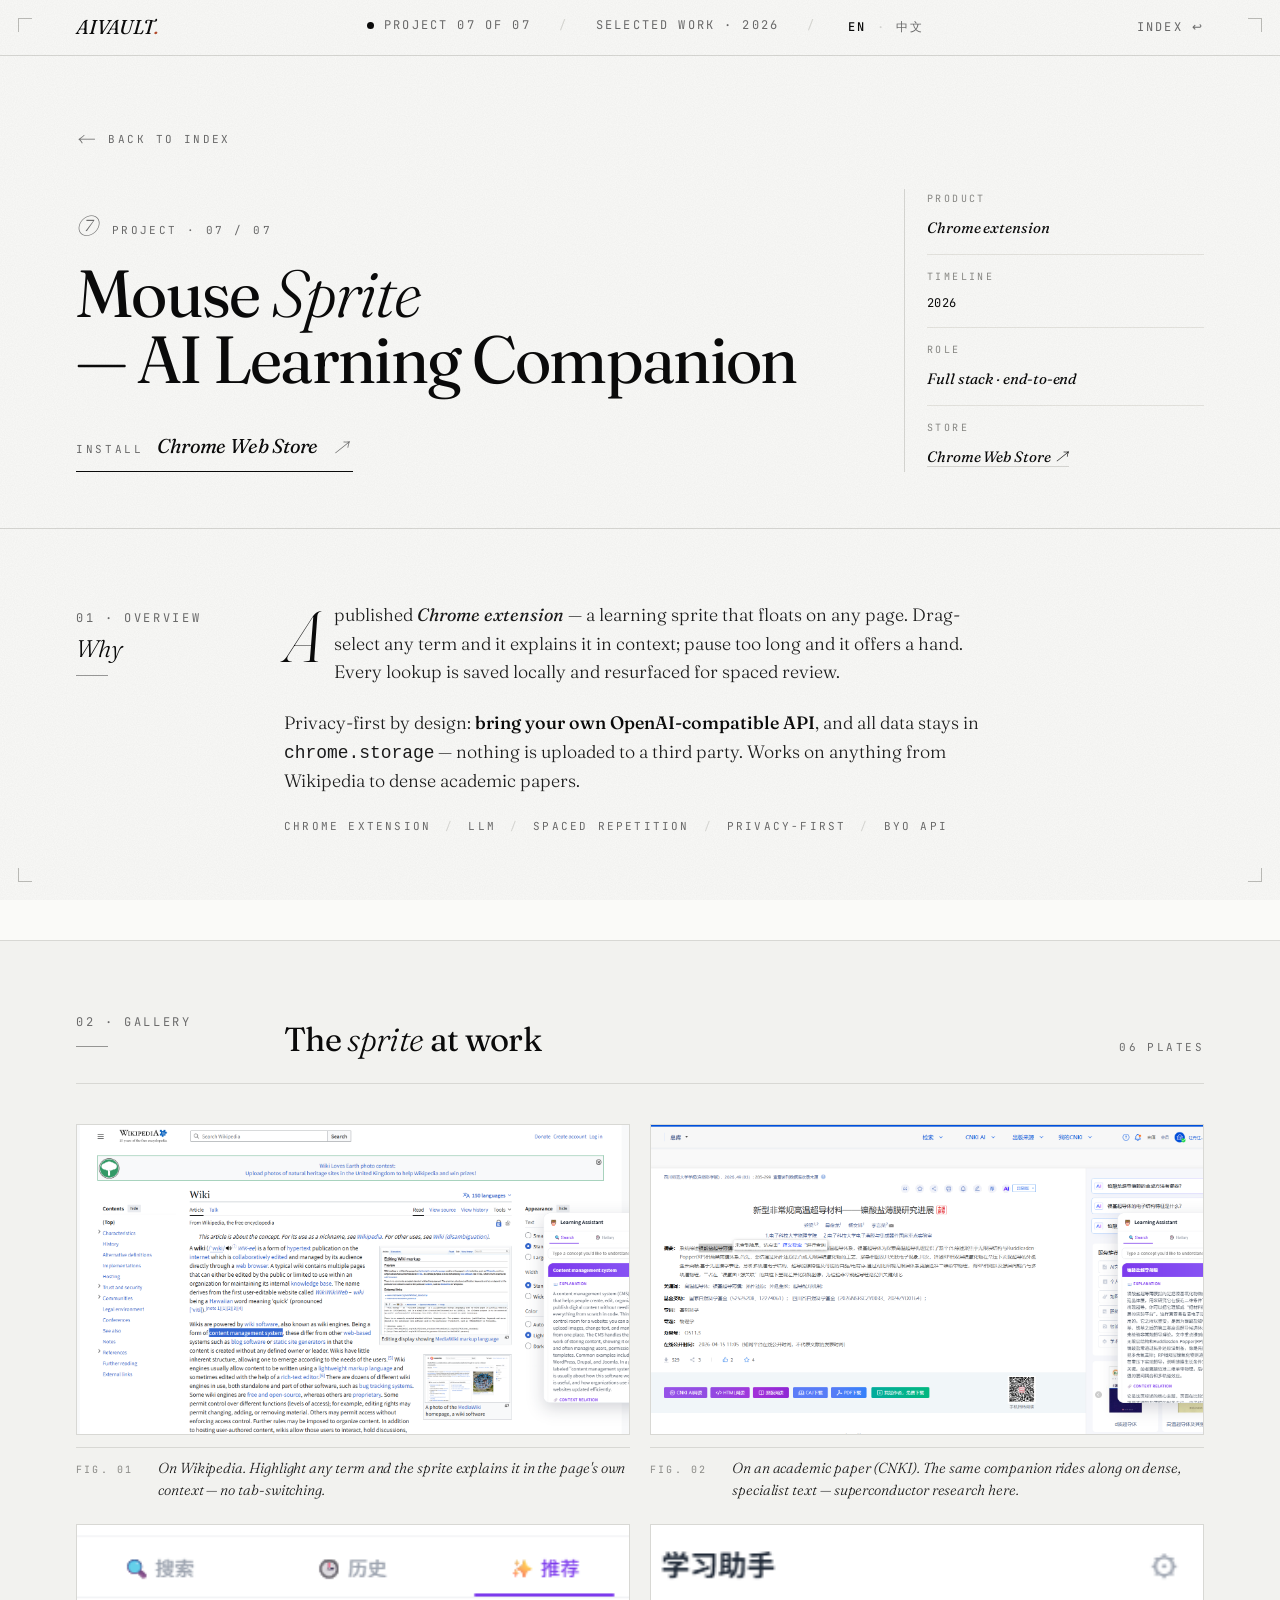
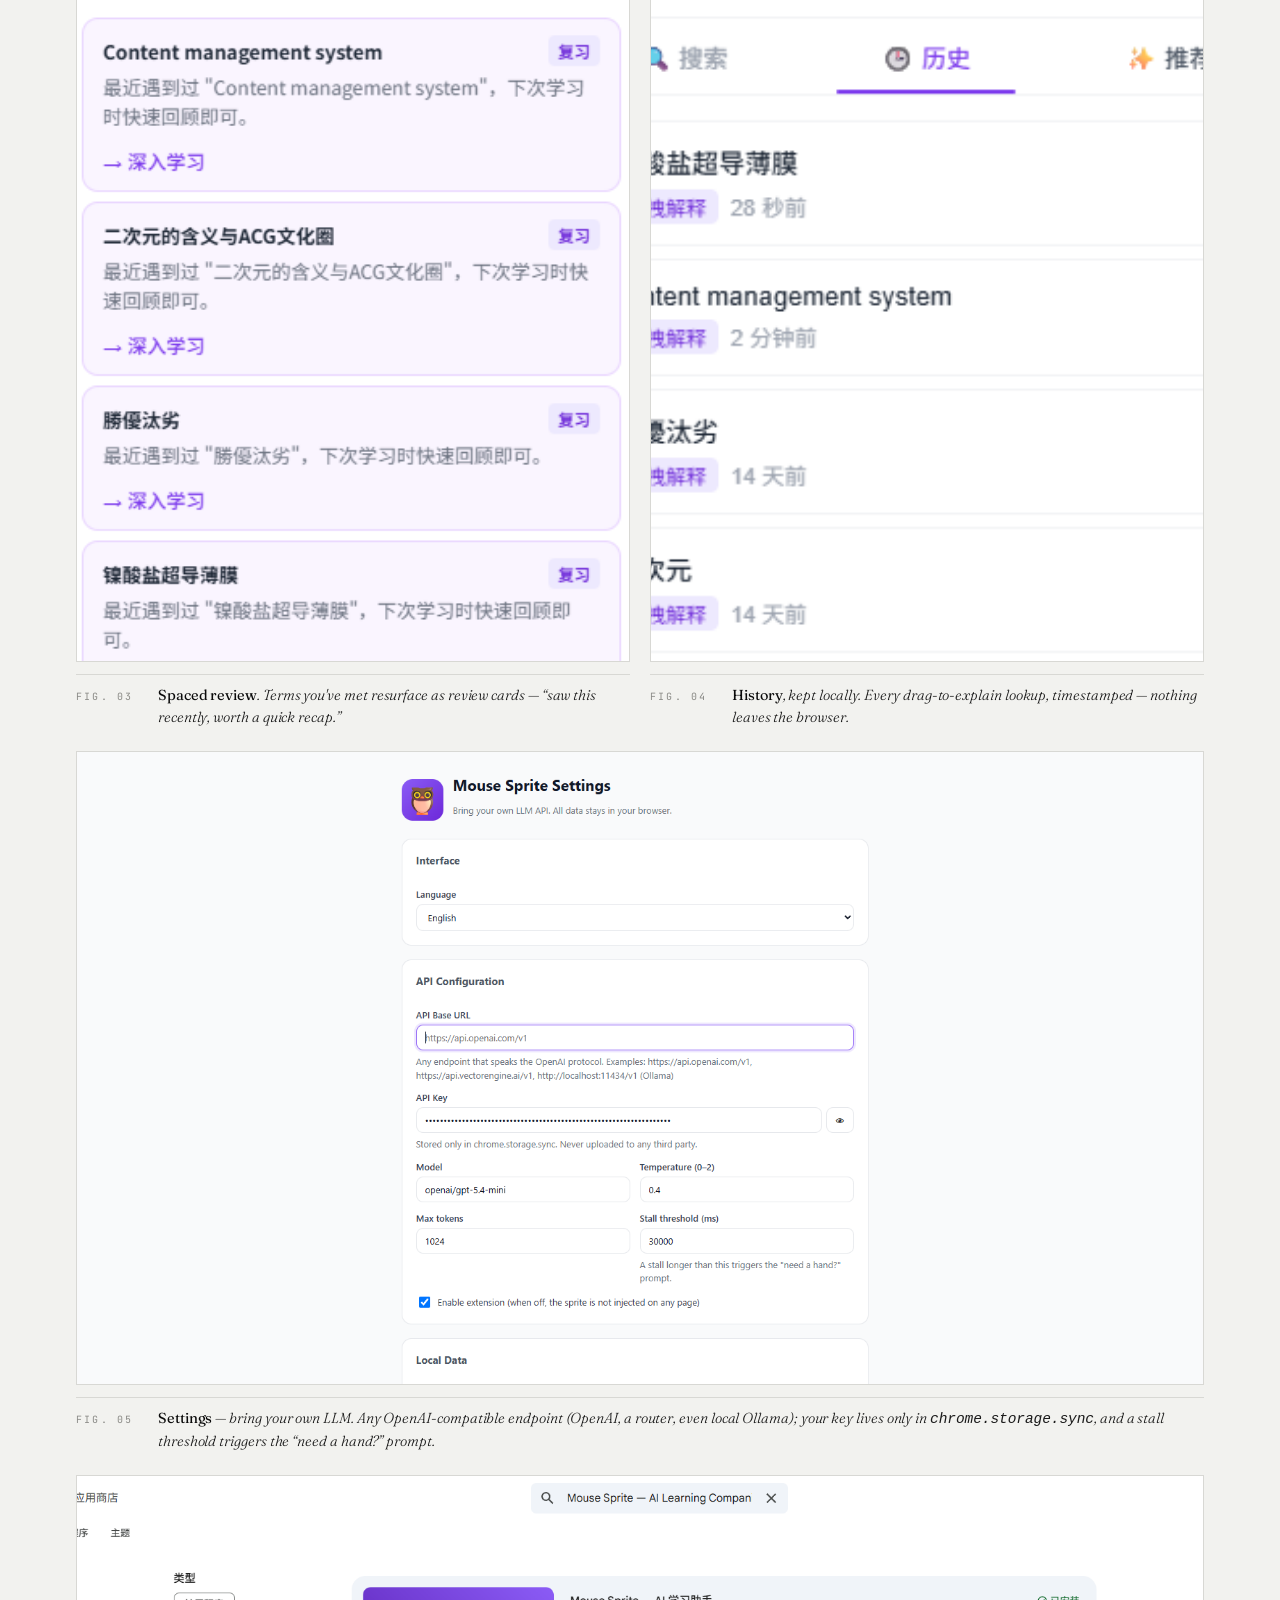
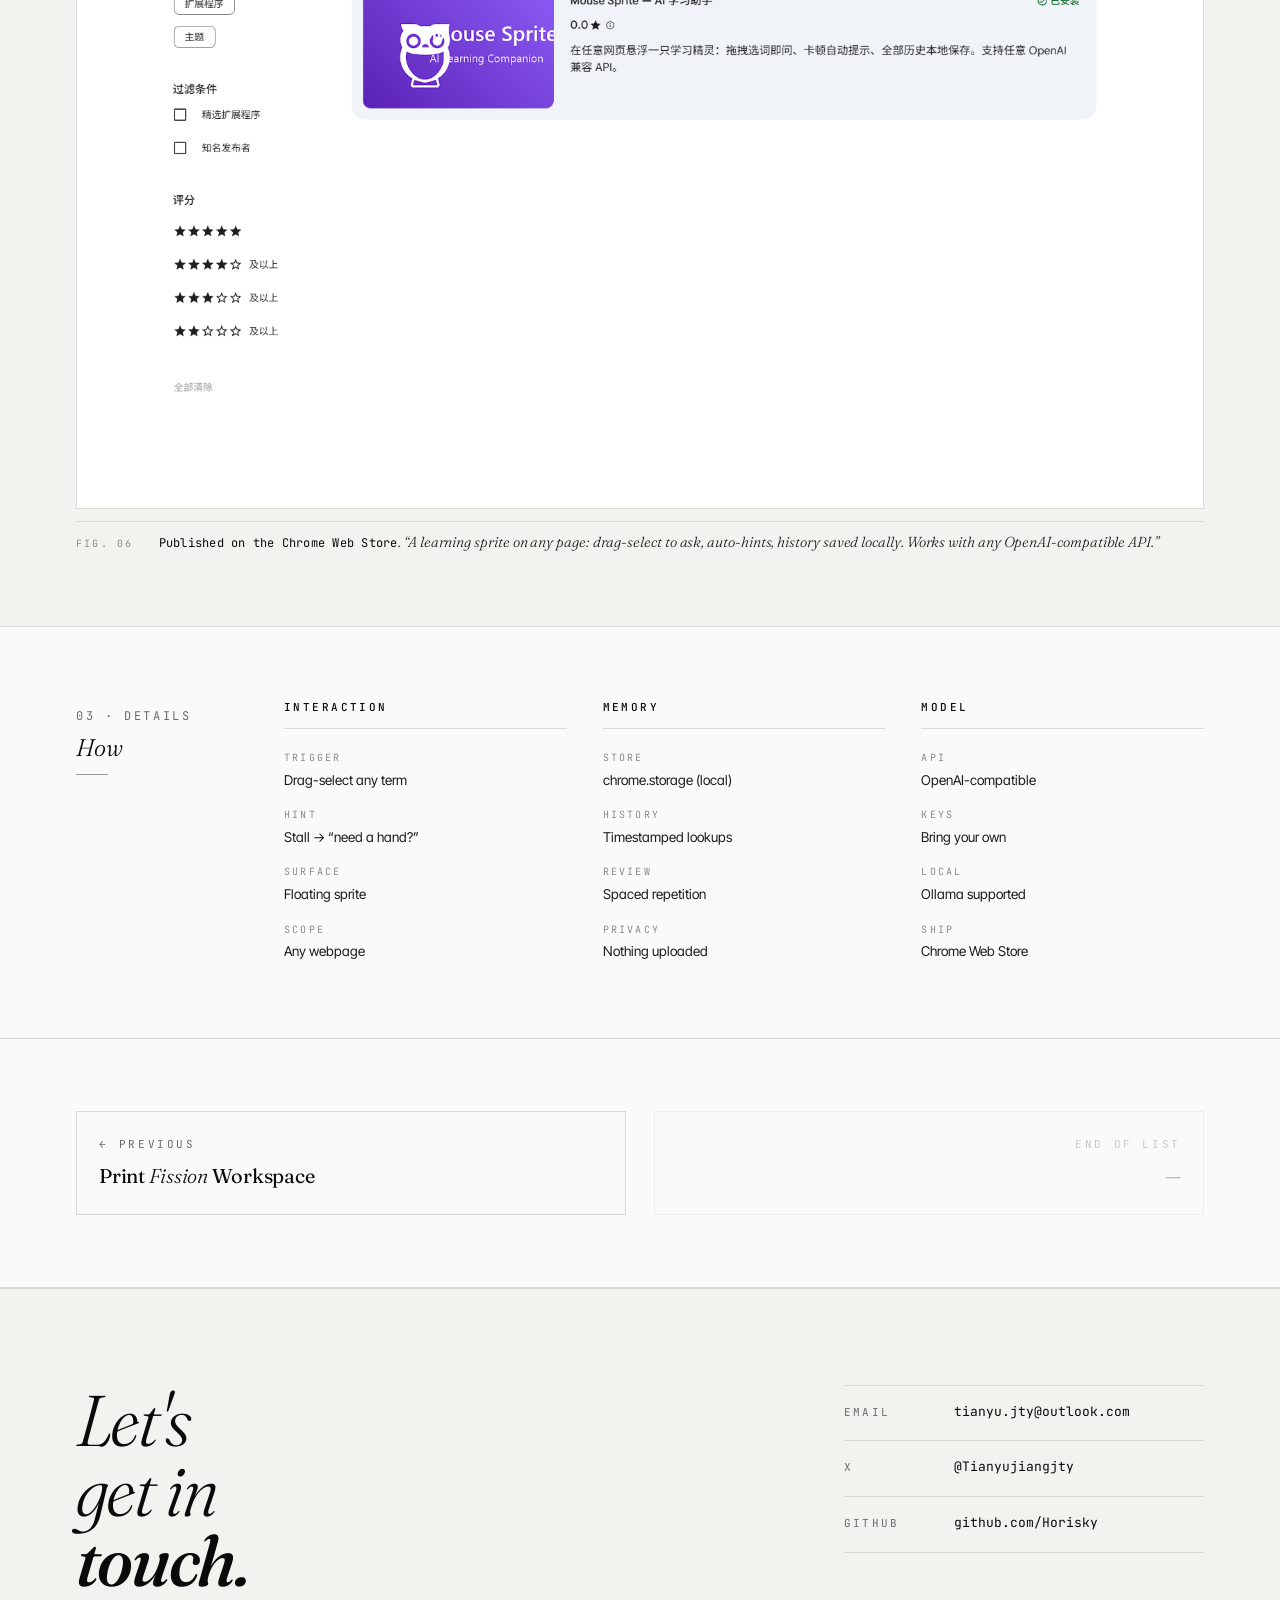
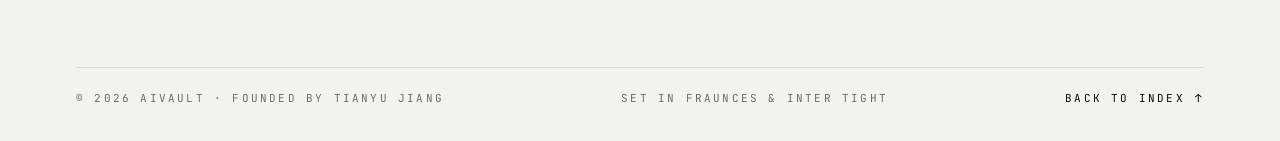
<file: projects/07-mouse-sprite.html>
<!DOCTYPE html>
<html lang="en">
<head>
<meta charset="UTF-8" />
<meta name="viewport" content="width=device-width, initial-scale=1" />
<title>Mouse Sprite — AI Learning Companion — AIVAULT</title>
<meta name="description" content="A published Chrome extension — a floating learning sprite on any page. Drag-select to ask, stall-triggered hints, spaced review, all data local. Bring your own OpenAI-compatible API." />
<meta name="author" content="AIVAULT" />

<link rel="canonical" href="https://profile.aivault.asia/projects/07-mouse-sprite.html" />
<link rel="icon" type="image/svg+xml" href="/favicon.svg" />

<meta property="og:site_name" content="AIVAULT · AI Engineering Studio" />
<meta property="og:type" content="article" />
<meta property="og:url" content="https://profile.aivault.asia/projects/07-mouse-sprite.html" />
<meta property="og:title" content="Mouse Sprite — AI Learning Companion" />
<meta property="og:description" content="A published Chrome extension: a learning sprite on any page. Drag-select to ask, stall hints, spaced review, all data local. Bring your own OpenAI-compatible API." />
<meta property="og:image" content="https://profile.aivault.asia/image/07-mousesprite/92c157e1-da29-44c9-85e6-f2ee0b839126.png" />

<meta name="twitter:card" content="summary_large_image" />
<meta name="twitter:site" content="@Tianyujiangjty" />
<meta name="twitter:title" content="Mouse Sprite — AI Learning Companion" />
<meta name="twitter:description" content="A published Chrome extension: a learning sprite on any page. Drag-select to ask, all data local, bring your own API." />
<meta name="twitter:image" content="https://profile.aivault.asia/image/07-mousesprite/92c157e1-da29-44c9-85e6-f2ee0b839126.png" />

<link rel="preconnect" href="https://fonts.googleapis.com" />
<link rel="preconnect" href="https://fonts.gstatic.com" crossorigin />
<link href="https://fonts.googleapis.com/css2?family=Fraunces:ital,opsz,wght@0,9..144,300;0,9..144,400;0,9..144,500;0,9..144,600;1,9..144,300;1,9..144,400;1,9..144,500&family=Inter+Tight:wght@400;500&family=JetBrains+Mono:wght@400;500&family=Noto+Serif+SC:wght@300;400;500;600&display=swap" rel="stylesheet" />
<link rel="stylesheet" href="../assets/base.css?v=20260607" />
<link rel="stylesheet" href="../assets/project.css?v=20260607" />
<script>try { document.documentElement.lang = localStorage.getItem('profile.lang') || 'en'; } catch(e){}</script>
<script defer src="../assets/i18n.js?v=20260607"></script>
<script defer src="../assets/lightbox.js?v=20260607"></script>
</head>
<body>
<div class="noise" aria-hidden="true"></div>
<div class="crops" aria-hidden="true"><span></span></div>

<div class="meta-bar">
  <div class="wrap">
    <a class="mark" href="../index.html">AIVAULT<span class="dot-mark">.</span></a>
    <span class="center">
      <span><span class="dot"></span><span class="en">Project 07 of 07</span><span class="zh">项目 07 / 07</span></span>
      <span class="sep">/</span>
      <span><span class="en">Selected Work · 2026</span><span class="zh">精选项目 · 2026</span></span>
      <span class="sep">/</span>
      <span class="lang-switch">
        <a href="#" data-lang="en">EN</a>
        <span class="sep">·</span>
        <a href="#" data-lang="zh">中文</a>
      </span>
    </span>
    <span class="right"><a href="../index.html"><span class="en">Index ↩</span><span class="zh">返回首页 ↩</span></a></span>
  </div>
</div>

<header class="p-hero">
  <div class="wrap">
    <a class="p-back reveal" href="../index.html"><span class="arr">←</span> <span class="en">Back to index</span><span class="zh">返回首页</span></a>
    <div class="p-grid">
      <div>
        <div class="p-nr reveal"><span>⑦</span><span class="num-txt"><span class="en">Project · 07 / 07</span><span class="zh">项目 · 07 / 07</span></span></div>
        <h1 class="reveal en">Mouse <em>Sprite</em><br />— AI Learning Companion</h1>
        <h1 class="reveal zh">Mouse <em>Sprite</em><br />—— AI 学习精灵</h1>
        <a class="visit-site reveal" href="https://chromewebstore.google.com/detail/jejnpcfefeeeckhpmjgpcbcbbhefhank" target="_blank" rel="noopener">
          <span class="en">Install</span><span class="zh">安装</span>
          <span class="url">Chrome Web Store</span>
          <span class="arr">↗</span>
        </a>
      </div>
      <aside class="p-meta reveal">
        <div class="block"><span class="k"><span class="en">Product</span><span class="zh">产品</span></span><span class="v"><span class="en">Chrome extension</span><span class="zh">Chrome 扩展</span></span></div>
        <div class="block"><span class="k"><span class="en">Timeline</span><span class="zh">时间</span></span><span class="v mono">2026</span></div>
        <div class="block"><span class="k"><span class="en">Role</span><span class="zh">角色</span></span><span class="v"><span class="en">Full stack · end-to-end</span><span class="zh">全栈 · 端到端</span></span></div>
        <div class="block"><span class="k"><span class="en">Store</span><span class="zh">商店</span></span><span class="v"><a href="https://chromewebstore.google.com/detail/jejnpcfefeeeckhpmjgpcbcbbhefhank" target="_blank" rel="noopener">Chrome Web Store <span style="letter-spacing:0">↗</span></a></span></div>
      </aside>
    </div>
  </div>
</header>

<section class="p-intro">
  <div class="wrap">
    <div class="num reveal">
      <span class="en">01 · Overview</span><span class="zh">01 · 概述</span>
      <span class="big"><span class="en">Why</span><span class="zh">为什么</span></span>
      <span class="rule-short"></span>
    </div>
    <div>
      <p class="lede reveal en">A published <em>Chrome extension</em> — a learning sprite that floats on any page. Drag-select any term and it explains it in context; pause too long and it offers a hand. Every lookup is saved locally and resurfaced for spaced review.</p>
      <p class="lede reveal zh">一个已上架的 <em>Chrome 扩展</em> —— 在任意网页悬浮一只学习精灵。拖拽选中任意词，它就结合上下文解释；停顿太久，它会主动搭把手。每次查询都本地保存，并按间隔复习重新浮现。</p>
      <p class="lede reveal en">Privacy-first by design: <strong>bring your own OpenAI-compatible API</strong>, and all data stays in <code>chrome.storage</code> — nothing is uploaded to a third party. Works on anything from Wikipedia to dense academic papers.</p>
      <p class="lede reveal zh">天生隐私优先：<strong>自带 OpenAI 兼容 API</strong>，所有数据都留在 <code>chrome.storage</code>，不上传任何第三方。从维基百科到艰深的学术论文，处处可用。</p>
      <div class="tags reveal en">
        <span>Chrome extension</span><span class="sep">/</span>
        <span>LLM</span><span class="sep">/</span>
        <span>Spaced repetition</span><span class="sep">/</span>
        <span>Privacy-first</span><span class="sep">/</span>
        <span>BYO API</span>
      </div>
      <div class="tags reveal zh">
        <span>Chrome 扩展</span><span class="sep">/</span>
        <span>LLM</span><span class="sep">/</span>
        <span>间隔复习</span><span class="sep">/</span>
        <span>隐私优先</span><span class="sep">/</span>
        <span>自带 API</span>
      </div>
    </div>
  </div>
</section>

<section class="p-gallery">
  <div class="wrap">
    <div class="head reveal">
      <div class="num"><span class="en">02 · Gallery</span><span class="zh">02 · 图集</span> <span class="rule-short"></span></div>
      <h3 class="title"><span class="en">The <em>sprite</em> at work</span><span class="zh">精灵<em>实战</em></span></h3>
      <span class="count"><span class="en">06 plates</span><span class="zh">06 张</span></span>
    </div>
    <div class="gal-grid">
      <figure class="plate gal-span-3 reveal">
        <div class="img-slot" data-ratio="16:9">
          <img src="../image/07-mousesprite/3bd5770f-54b8-4e55-aabc-f139a8127eaa.png" alt="Mouse Sprite explaining a term in-page on Wikipedia" onerror="this.remove()" />
          <div class="lbl"><span class="no">01</span>Plate 01 <span class="desc">In-page · Wikipedia</span></div>
        </div>
        <figcaption>
          <span class="no">Fig. 01</span>
          <span class="txt en">On Wikipedia. Highlight any term and the sprite explains it in the page's own context — no tab-switching.</span>
          <span class="txt zh">在维基百科上。选中任意词，精灵就结合页面上下文解释 —— 无需切换标签页。</span>
        </figcaption>
      </figure>

      <figure class="plate gal-span-3 reveal">
        <div class="img-slot" data-ratio="16:9">
          <img src="../image/07-mousesprite/7ec284b8-136b-4e67-9202-ffa2b4e9d79b.png" alt="Mouse Sprite riding along on an academic paper (CNKI)" onerror="this.remove()" />
          <div class="lbl"><span class="no">02</span>Plate 02 <span class="desc">In-page · academic paper</span></div>
        </div>
        <figcaption>
          <span class="no">Fig. 02</span>
          <span class="txt en">On an academic paper (CNKI). The same companion rides along on dense, specialist text — superconductor research here.</span>
          <span class="txt zh">在学术论文上（知网）。同一个伴读精灵也能跟着啃专业长文 —— 这里是超导研究。</span>
        </figcaption>
      </figure>

      <figure class="plate gal-span-3 reveal">
        <div class="img-slot" data-ratio="3:4">
          <img src="../image/07-mousesprite/aca9f271-34a4-43bf-8d33-b8aa942f6a9b.png" alt="Spaced-review tab surfacing previously seen terms" onerror="this.remove()" />
          <div class="lbl"><span class="no">03</span>Plate 03 <span class="desc">Review · spaced repetition</span></div>
        </div>
        <figcaption>
          <span class="no">Fig. 03</span>
          <span class="txt en"><em>Spaced review</em>. Terms you've met resurface as review cards — “saw this recently, worth a quick recap.”</span>
          <span class="txt zh"><em>间隔复习</em>。遇到过的词以复习卡重新浮现 —— “最近见过，值得快速回顾”。</span>
        </figcaption>
      </figure>

      <figure class="plate gal-span-3 reveal">
        <div class="img-slot" data-ratio="3:4">
          <img src="../image/07-mousesprite/d7a1d3c7-a574-41ff-b4d7-fca75e12c9f7.png" alt="History tab with timestamped local lookups" onerror="this.remove()" />
          <div class="lbl"><span class="no">04</span>Plate 04 <span class="desc">History · saved locally</span></div>
        </div>
        <figcaption>
          <span class="no">Fig. 04</span>
          <span class="txt en"><em>History</em>, kept locally. Every drag-to-explain lookup, timestamped — nothing leaves the browser.</span>
          <span class="txt zh">本地保存的<em>历史</em>。每一次拖拽解释都带时间戳 —— 一切都不出浏览器。</span>
        </figcaption>
      </figure>

      <figure class="plate gal-span-6 reveal">
        <div class="img-slot" data-ratio="16:9">
          <img src="../image/07-mousesprite/748c2429-5b41-4fad-9a73-071b0d634335.png" alt="Mouse Sprite settings — bring your own OpenAI-compatible LLM API" onerror="this.remove()" />
          <div class="lbl"><span class="no">05</span>Plate 05 <span class="desc">Settings · bring your own LLM</span></div>
        </div>
        <figcaption>
          <span class="no">Fig. 05</span>
          <span class="txt en"><em>Settings</em> — bring your own LLM. Any OpenAI-compatible endpoint (OpenAI, a router, even local Ollama); your key lives only in <code>chrome.storage.sync</code>, and a stall threshold triggers the “need a hand?” prompt.</span>
          <span class="txt zh"><em>设置</em> —— 自带大模型。任意 OpenAI 兼容端点（OpenAI、路由、甚至本地 Ollama）；密钥只存在 <code>chrome.storage.sync</code>，停顿阈值触发 “need a hand?” 提示。</span>
        </figcaption>
      </figure>

      <figure class="plate gal-span-6 reveal">
        <div class="img-slot" data-ratio="16:9">
          <img src="../image/07-mousesprite/92c157e1-da29-44c9-85e6-f2ee0b839126.png" alt="Mouse Sprite published on the Chrome Web Store" onerror="this.remove()" />
          <div class="lbl"><span class="no">06</span>Plate 06 <span class="desc">Published · Chrome Web Store</span></div>
        </div>
        <figcaption>
          <span class="no">Fig. 06</span>
          <span class="txt en"><strong>Published on the Chrome Web Store</strong>. “A learning sprite on any page: drag-select to ask, auto-hints, history saved locally. Works with any OpenAI-compatible API.”</span>
          <span class="txt zh"><strong>已上架 Chrome 应用商店</strong>。“在任意网页悬浮一只学习精灵：拖拽选词即问、卡顿自动提示、历史本地保存。支持任意 OpenAI 兼容 API。”</span>
        </figcaption>
      </figure>
    </div>
  </div>
</section>

<section class="p-details">
  <div class="wrap">
    <div class="num reveal">
      <span class="en">03 · Details</span><span class="zh">03 · 细节</span>
      <span class="big"><span class="en">How</span><span class="zh">怎么做</span></span>
      <span class="rule-short"></span>
    </div>
    <div class="cols">
      <div class="col reveal">
        <h4><span class="en">Interaction</span><span class="zh">交互</span></h4>
        <ul class="en">
          <li><strong>Trigger</strong>Drag-select any term</li>
          <li><strong>Hint</strong>Stall → “need a hand?”</li>
          <li><strong>Surface</strong>Floating sprite</li>
          <li><strong>Scope</strong>Any webpage</li>
        </ul>
        <ul class="zh">
          <li><strong>触发</strong>拖拽选词</li>
          <li><strong>提示</strong>卡顿 → “need a hand?”</li>
          <li><strong>形态</strong>悬浮精灵</li>
          <li><strong>范围</strong>任意网页</li>
        </ul>
      </div>
      <div class="col reveal">
        <h4><span class="en">Memory</span><span class="zh">记忆</span></h4>
        <ul class="en">
          <li><strong>Store</strong>chrome.storage (local)</li>
          <li><strong>History</strong>Timestamped lookups</li>
          <li><strong>Review</strong>Spaced repetition</li>
          <li><strong>Privacy</strong>Nothing uploaded</li>
        </ul>
        <ul class="zh">
          <li><strong>存储</strong>chrome.storage（本地）</li>
          <li><strong>历史</strong>带时间戳记录</li>
          <li><strong>复习</strong>间隔复习</li>
          <li><strong>隐私</strong>不上传任何数据</li>
        </ul>
      </div>
      <div class="col reveal">
        <h4><span class="en">Model</span><span class="zh">模型</span></h4>
        <ul class="en">
          <li><strong>API</strong>OpenAI-compatible</li>
          <li><strong>Keys</strong>Bring your own</li>
          <li><strong>Local</strong>Ollama supported</li>
          <li><strong>Ship</strong>Chrome Web Store</li>
        </ul>
        <ul class="zh">
          <li><strong>接口</strong>OpenAI 兼容</li>
          <li><strong>密钥</strong>自带</li>
          <li><strong>本地</strong>支持 Ollama</li>
          <li><strong>上架</strong>Chrome 应用商店</li>
        </ul>
      </div>
    </div>
  </div>
</section>

<section class="p-nav">
  <div class="wrap">
    <a class="prev" href="06-print-fission.html">
      <span class="dir"><span>←</span> <span class="en">Previous</span><span class="zh">上一项</span></span>
      <span class="t">Print <em>Fission</em> Workspace</span>
    </a>
    <span class="next disabled">
      <span class="dir" style="justify-content: flex-end;"><span class="en">End of list</span><span class="zh">已到末项</span></span>
      <span class="t">—</span>
    </span>
  </div>
</section>

<footer class="footer">
  <div class="wrap">
    <div class="footer-grid">
      <h2 class="reveal en">Let's<br />get in<br /><span class="strong">touch.</span></h2>
      <h2 class="reveal zh">欢迎<br /><span class="strong">联系</span><br />我们.</h2>
      <div class="contact reveal">
        <a class="c-row" href="mailto:tianyu.jty@outlook.com"><span class="k">Email</span><span class="v">tianyu.jty@outlook.com</span><span class="arrow">→</span></a>
        <a class="c-row" href="https://x.com/Tianyujiangjty" target="_blank" rel="noopener"><span class="k">X</span><span class="v">@Tianyujiangjty</span><span class="arrow">→</span></a>
        <a class="c-row" href="https://github.com/Horisky" target="_blank" rel="noopener"><span class="k">GitHub</span><span class="v">github.com/Horisky</span><span class="arrow">→</span></a>
      </div>
    </div>
    <div class="copyright">
      <span>© 2026 AIVAULT · <span class="en">Founded by Tianyu Jiang</span><span class="zh">创始人 蒋天宇</span></span>
      <span><span class="en">Set in Fraunces &amp; Inter Tight</span><span class="zh">字体 Fraunces &amp; Inter Tight</span></span>
      <a class="totop" href="../index.html"><span class="en">Back to index</span><span class="zh">返回首页</span> <span>↑</span></a>
    </div>
  </div>
</footer>

<script>
  const io = new IntersectionObserver((entries) => {
    entries.forEach((e) => { if (e.isIntersecting) { e.target.classList.add("in"); io.unobserve(e.target); } });
  }, { threshold: .12, rootMargin: "0px 0px -40px 0px" });
  document.querySelectorAll(".reveal").forEach((el) => io.observe(el));
</script>
</body>
</html>
</file>
<file: assets/base.css>
/* ============================================================
   base.css — shared design system
   Pages: index.html, projects/*.html
   ============================================================ */

:root {
  --ink: #0a0a0a;
  --ink-soft: #1a1a1a;
  --paper: #fafaf8;
  --paper-2: #f2f2ef;
  --paper-3: #ecebe6;
  --rule: #d8d8d4;
  --rule-soft: #e6e5e0;
  --muted: #6b6b6b;
  --muted-2: #8a8a86;
  --accent: #b74c2c;  /* restrained rust — used sparingly, never as fill */

  --serif: "Fraunces", "Noto Serif SC", "Times New Roman", "Songti SC", "Source Han Serif SC", STSong, SimSun, serif;
  --sans: "Inter Tight", system-ui, sans-serif;
  --mono: "JetBrains Mono", ui-monospace, monospace;

  --wrap: 1240px;
  --pad-x: 56px;
  --num-col: 160px;

  --dur: .45s;
  --ease: cubic-bezier(.2, .7, .2, 1);
}

*, *::before, *::after { box-sizing: border-box; }
html, body { margin: 0; padding: 0; }

/* ---- i18n: dual-block language switching ----
   default: EN visible, ZH hidden. html[lang="zh"] inverts.
   use class .en or .zh on every translatable block or span. */
.zh { display: none; }
html[lang="zh"] .en { display: none; }
html[lang="zh"] .zh { display: revert; }
/* CJK body tuning when zh is active.
   NOTE: do NOT use "halt"/"palt" here — body type is a Latin face (Fraunces)
   with a CJK fallback, and those features collapse CJK punctuation widths,
   making 、，。 nearly disappear. Keep punctuation at natural full width. */
html[lang="zh"] body { font-feature-settings: normal; }
/* Mono micro-labels are uppercase + widely tracked for Latin — that tracking
   spreads CJK glyphs apart and reads as messy. Tighten it in Chinese mode. */
html[lang="zh"] .meta-bar,
html[lang="zh"] .num,
html[lang="zh"] .label,
html[lang="zh"] .count,
html[lang="zh"] .hero-meta,
html[lang="zh"] .work-featured .meta-row,
html[lang="zh"] .work-featured .tags,
html[lang="zh"] .work-row .meta,
html[lang="zh"] .p-meta .k,
html[lang="zh"] .p-nr,
html[lang="zh"] .gal-grid figcaption .no,
html[lang="zh"] .tags { letter-spacing: .06em; }

/* ---- meta-bar lang switch ---- */
.lang-switch {
  display: inline-flex;
  align-items: center;
  gap: 6px;
}
.lang-switch a {
  color: var(--muted);
  cursor: pointer;
  text-decoration: none;
  transition: color .2s var(--ease);
  padding: 2px 4px;
}
.lang-switch a:hover { color: var(--ink); }
.lang-switch a.active { color: var(--ink); font-weight: 500; }
.lang-switch .sep { color: var(--rule); }
body {
  background: var(--paper);
  color: var(--ink);
  font-family: var(--sans);
  font-size: 16px;
  line-height: 1.55;
  font-weight: 400;
  -webkit-font-smoothing: antialiased;
  text-rendering: optimizeLegibility;
  overflow-x: hidden;
  font-feature-settings: "ss01", "cv11";
}
a { color: inherit; text-decoration: none; }
p { margin: 0; }

/* ---- paper noise overlay ---- */
.noise {
  position: fixed;
  inset: 0;
  pointer-events: none;
  z-index: 999;
  opacity: .05;
  mix-blend-mode: multiply;
  background-image: url("data:image/svg+xml;utf8,<svg xmlns='http://www.w3.org/2000/svg' width='220' height='220'><filter id='n'><feTurbulence type='fractalNoise' baseFrequency='0.9' numOctaves='2' stitchTiles='stitch'/><feColorMatrix values='0 0 0 0 0  0 0 0 0 0  0 0 0 0 0  0 0 0 0.85 0'/></filter><rect width='100%25' height='100%25' filter='url(%23n)'/></svg>");
}

/* ---- corner registration marks (like print crop marks) ---- */
.crops { position: fixed; inset: 18px; pointer-events: none; z-index: 998; }
.crops::before, .crops::after,
.crops > span::before, .crops > span::after {
  content: "";
  position: absolute;
  width: 14px;
  height: 14px;
  border: 0 solid var(--muted-2);
  opacity: .55;
}
.crops::before { top: 0; left: 0; border-top-width: 1px; border-left-width: 1px; }
.crops::after  { top: 0; right: 0; border-top-width: 1px; border-right-width: 1px; }
.crops > span { position: absolute; inset: 0; }
.crops > span::before { bottom: 0; left: 0; border-bottom-width: 1px; border-left-width: 1px; top: auto; }
.crops > span::after  { bottom: 0; right: 0; border-bottom-width: 1px; border-right-width: 1px; top: auto; }

/* ---- wrap / layout ---- */
.wrap {
  max-width: var(--wrap);
  margin: 0 auto;
  padding: 0 var(--pad-x);
  position: relative;
}

/* ---- meta bar ---- */
.meta-bar {
  border-bottom: 1px solid var(--rule);
  font-family: var(--mono);
  font-size: 12px;
  text-transform: uppercase;
  letter-spacing: .18em;
  color: var(--muted);
}
.meta-bar .wrap {
  display: grid;
  grid-template-columns: auto 1fr auto;
  align-items: center;
  padding: 16px var(--pad-x);
  gap: 32px;
}
.meta-bar .mark {
  font-family: var(--serif);
  font-style: italic;
  font-weight: 400;
  font-size: 20px;
  letter-spacing: -.01em;
  color: var(--ink);
  text-transform: none;
  line-height: 1;
}
.meta-bar .mark .dot-mark { color: var(--accent); }
.meta-bar .center {
  display: flex;
  gap: 28px;
  justify-content: center;
  overflow: hidden;
  white-space: nowrap;
}
.meta-bar .center .sep { color: var(--rule); }
.meta-bar .right { justify-self: end; }
.meta-bar .dot {
  display: inline-block;
  width: 7px;
  height: 7px;
  border-radius: 50%;
  background: var(--ink);
  margin-right: 10px;
  vertical-align: middle;
  animation: pulse 2.2s ease-in-out infinite;
}
@keyframes pulse {
  0%, 100% { opacity: .35; transform: scale(.9); }
  50%      { opacity: 1;    transform: scale(1.15); }
}

/* ---- editorial two-column row ---- */
.row { border-bottom: 1px solid var(--rule); }
.row-inner {
  max-width: var(--wrap);
  margin: 0 auto;
  padding: 72px var(--pad-x);
  display: grid;
  grid-template-columns: var(--num-col) 1fr;
  gap: 48px;
}
.num {
  font-family: var(--mono);
  font-size: 12px;
  text-transform: uppercase;
  letter-spacing: .22em;
  color: var(--muted);
  padding-top: 8px;
  position: sticky;
  top: 24px;
  align-self: start;
}
.num .big {
  display: block;
  color: var(--ink);
  font-family: var(--serif);
  font-style: italic;
  font-weight: 300;
  font-size: 24px;
  letter-spacing: -.01em;
  margin-top: 10px;
  text-transform: none;
  line-height: 1;
}
.num .rule-short {
  display: block;
  width: 32px;
  height: 1px;
  background: var(--ink);
  margin-top: 14px;
  opacity: .4;
}

/* ---- image slot (placeholder until user drops in art) ---- */
.img-slot {
  position: relative;
  width: 100%;
  background: var(--paper-2);
  border: 1px solid var(--rule);
  overflow: hidden;
}
.img-slot[data-ratio="16:9"] { aspect-ratio: 16 / 9; }
.img-slot[data-ratio="4:3"]  { aspect-ratio: 4 / 3; }
.img-slot[data-ratio="3:2"]  { aspect-ratio: 3 / 2; }
.img-slot[data-ratio="1:1"]  { aspect-ratio: 1 / 1; }
.img-slot[data-ratio="3:4"]  { aspect-ratio: 3 / 4; }
.img-slot[data-ratio="2:3"]  { aspect-ratio: 2 / 3; }
.img-slot[data-ratio="21:9"] { aspect-ratio: 21 / 9; }

.img-slot::before {
  content: "";
  position: absolute;
  inset: 10px;
  border: 1px dashed var(--rule);
  pointer-events: none;
}
.img-slot .lbl {
  position: absolute;
  inset: 0;
  display: flex;
  flex-direction: column;
  justify-content: center;
  align-items: center;
  gap: 8px;
  padding: 24px;
  font-family: var(--mono);
  font-size: 11px;
  text-transform: uppercase;
  letter-spacing: .2em;
  color: var(--muted);
  text-align: center;
  line-height: 1.5;
}
.img-slot .lbl .no {
  font-family: var(--serif);
  font-style: italic;
  font-size: 40px;
  letter-spacing: -.01em;
  color: var(--muted-2);
  text-transform: none;
  line-height: 1;
  margin-bottom: 4px;
}
.img-slot .lbl .desc {
  max-width: 280px;
  color: var(--muted-2);
  letter-spacing: .16em;
}
.img-slot img {
  position: absolute;
  inset: 0;
  width: 100%;
  height: 100%;
  object-fit: cover;
  display: block;
  z-index: 2;
}
/* when an <img> exists in DOM, hide the placeholder label.
   If the image fails to load, its inline onerror removes the <img>,
   so the placeholder .lbl shows again. */
.img-slot img + .lbl { display: none; }

/* ---- gallery lightbox: click a plate to view the full, uncropped image ---- */
.gal-grid .img-slot img { cursor: zoom-in; }
.lightbox {
  position: fixed;
  inset: 0;
  z-index: 9999;
  display: none;
  align-items: center;
  justify-content: center;
  padding: 4vmin;
  background: rgba(10, 10, 10, .93);
  cursor: zoom-out;
  opacity: 0;
  transition: opacity .2s ease;
}
.lightbox.open { display: flex; opacity: 1; }
.lightbox img {
  max-width: 100%;
  max-height: 100%;
  object-fit: contain;
  box-shadow: 0 24px 80px rgba(0, 0, 0, .55);
}
.lightbox .lb-close {
  position: absolute;
  top: 22px;
  right: 26px;
  font-family: var(--mono);
  font-size: 13px;
  letter-spacing: .2em;
  color: #fafaf8;
  opacity: .75;
}

/* ---- footer ---- */
.footer {
  padding: 96px 0 36px;
  border-top: 1px solid var(--rule);
  background: var(--paper-2);
}
.footer .wrap { padding-left: var(--pad-x); padding-right: var(--pad-x); }
.footer-grid {
  display: grid;
  grid-template-columns: 1fr 360px;
  gap: 72px;
  align-items: start;
}
.footer h2 {
  font-family: var(--serif);
  font-weight: 300;
  font-style: italic;
  font-size: clamp(44px, 5.6vw, 88px);
  line-height: .98;
  letter-spacing: -.028em;
  margin: 0;
  color: var(--ink);
}
.footer h2 .strong { font-style: italic; font-weight: 500; }
.contact {
  font-family: var(--mono);
  font-size: 13px;
  line-height: 1.9;
}
.contact .c-row {
  display: grid;
  grid-template-columns: 90px 1fr 18px;
  gap: 20px;
  padding: 14px 0;
  border-bottom: 1px solid var(--rule);
  transition: transform .28s var(--ease), color .28s var(--ease);
}
.contact .c-row:first-child { border-top: 1px solid var(--rule); }
.contact .c-row:hover {
  transform: translateX(-6px);
  color: var(--ink);
}
.contact .c-row:hover .arrow { transform: translateX(4px); opacity: 1; }
.contact .k {
  color: var(--muted);
  text-transform: uppercase;
  letter-spacing: .2em;
  font-size: 11px;
  padding-top: 2px;
}
.contact .v { color: var(--ink); }
.contact .arrow {
  color: var(--muted);
  opacity: 0;
  transform: translateX(-4px);
  transition: transform .28s var(--ease), opacity .28s var(--ease);
  padding-top: 2px;
  text-align: right;
}
.copyright {
  margin-top: 72px;
  padding-top: 22px;
  border-top: 1px solid var(--rule);
  font-family: var(--mono);
  font-size: 11px;
  text-transform: uppercase;
  letter-spacing: .2em;
  color: var(--muted);
  display: flex;
  justify-content: space-between;
  gap: 20px;
  flex-wrap: wrap;
}
.copyright .totop {
  display: inline-flex;
  align-items: center;
  gap: 10px;
  color: var(--ink);
  text-decoration: none;
}
.copyright .totop:hover { color: var(--accent); }

/* ---- reveal on scroll ---- */
.reveal {
  opacity: 0;
  transform: translateY(18px);
  transition: opacity .9s var(--ease), transform .9s var(--ease);
}
.reveal.in {
  opacity: 1;
  transform: translateY(0);
}

/* ---- responsive ---- */
@media (max-width: 960px) {
  :root { --pad-x: 28px; --num-col: 100%; }
  .crops { display: none; }
  .row-inner { grid-template-columns: 1fr; gap: 28px; padding: 64px var(--pad-x); }
  .meta-bar .wrap { grid-template-columns: 1fr auto; }
  /* keep only the language switch in the meta bar on mobile */
  .meta-bar .center { gap: 0; justify-content: flex-end; }
  .meta-bar .center > span:not(.lang-switch) { display: none; }
  .meta-bar .right { display: none; }
  .footer { padding: 80px 0 32px; }
  .footer-grid { grid-template-columns: 1fr; gap: 48px; }
  .num { position: static; }
  .num .big { display: inline-block; margin-left: 10px; margin-top: 0; }
}

/* ---- print ---- */
@media print {
  @page { size: A4; margin: 18mm 16mm; }
  body { background: #fff; }
  .noise, .crops { display: none; }
  .reveal { opacity: 1 !important; transform: none !important; }
  .row-inner { padding: 32px 0; page-break-inside: avoid; }
  .footer { padding: 48px 0 16px; background: transparent; }
  .meta-bar { display: none; }
  a { color: inherit; }
}
</file>
<file: assets/project.css>
/* ============================================================
   project.css — shared styles for projects/*.html
   ============================================================ */

/* path note: project pages live in /projects/, so asset refs need ../ */

.p-hero {
  padding: 72px 0 56px;
  border-bottom: 1px solid var(--rule);
  position: relative;
}
.p-hero .wrap { position: relative; }

.p-back {
  font-family: var(--mono);
  font-size: 11px;
  letter-spacing: .22em;
  text-transform: uppercase;
  color: var(--muted);
  display: inline-flex;
  align-items: center;
  gap: 12px;
  margin-bottom: 40px;
  transition: color .25s var(--ease), gap .25s var(--ease);
}
.p-back:hover { color: var(--ink); gap: 18px; }
.p-back .arr {
  font-family: var(--serif);
  font-style: italic;
  font-size: 18px;
  line-height: 1;
}

.p-grid {
  display: grid;
  grid-template-columns: 1fr 300px;
  gap: 56px;
  align-items: end;
}

.p-nr {
  font-family: var(--serif);
  font-style: italic;
  font-weight: 300;
  font-size: 22px;
  color: var(--muted);
  letter-spacing: -.01em;
  margin-bottom: 18px;
  display: inline-flex;
  gap: 14px;
  align-items: baseline;
}
.p-nr .num-txt {
  font-family: var(--mono);
  font-style: normal;
  font-weight: 400;
  font-size: 11px;
  letter-spacing: .22em;
  text-transform: uppercase;
  color: var(--muted);
  padding-top: 4px;
}

.p-hero h1 {
  font-family: var(--serif);
  font-weight: 400;
  font-size: clamp(40px, 5.2vw, 80px);
  line-height: .98;
  letter-spacing: -.025em;
  margin: 0;
  color: var(--ink);
  text-wrap: balance;
}
.p-hero h1 em { font-style: italic; font-weight: 300; }

.p-meta {
  font-family: var(--mono);
  font-size: 12px;
  line-height: 1.9;
  color: var(--muted);
  border-left: 1px solid var(--rule);
  padding-left: 22px;
  position: relative;
}
.p-meta .block { padding: 12px 0; border-bottom: 1px solid var(--rule-soft); }
.p-meta .block:first-child { padding-top: 0; }
.p-meta .block:last-child { border-bottom: 0; padding-bottom: 0; }
.p-meta .k {
  display: block;
  font-size: 10px;
  letter-spacing: .24em;
  text-transform: uppercase;
  color: var(--muted-2);
  margin-bottom: 6px;
}
.p-meta .v {
  color: var(--ink);
  font-family: var(--serif);
  font-style: italic;
  font-weight: 400;
  font-size: 15px;
  letter-spacing: -.005em;
}
.p-meta .v.mono {
  font-family: var(--mono);
  font-style: normal;
  font-size: 12px;
  letter-spacing: .04em;
}
.p-meta .v a {
  color: inherit;
  text-decoration: none;
  border-bottom: 1px solid var(--rule);
  transition: color .25s var(--ease), border-color .25s var(--ease);
}
.p-meta .v a:hover { color: var(--accent); border-bottom-color: var(--accent); }

/* ---- visit-site CTA (live site link) ---- */
.visit-site {
  display: inline-flex;
  align-items: baseline;
  gap: 14px;
  margin-top: 28px;
  padding: 10px 0;
  border-bottom: 1px solid var(--ink);
  font-family: var(--mono);
  font-size: 11px;
  letter-spacing: .24em;
  text-transform: uppercase;
  color: var(--muted);
  transition: color .3s var(--ease), border-color .3s var(--ease), gap .3s var(--ease);
  text-decoration: none;
}
.visit-site .url {
  font-family: var(--serif);
  font-style: italic;
  font-weight: 400;
  font-size: 20px;
  text-transform: none;
  letter-spacing: -.01em;
  color: var(--ink);
}
.visit-site .arr {
  font-family: var(--serif);
  font-style: italic;
  font-size: 18px;
  color: var(--muted);
  transform: translateY(1px);
}
.visit-site:hover { color: var(--ink); border-bottom-color: var(--accent); gap: 22px; }
.visit-site:hover .url { color: var(--accent); }
.visit-site:hover .arr { color: var(--accent); }

/* ---- intro block ---- */
.p-intro {
  padding: 72px 0;
  border-bottom: 1px solid var(--rule);
}
.p-intro .wrap {
  display: grid;
  grid-template-columns: var(--num-col) 1fr;
  gap: 48px;
}
.p-intro .lede {
  font-family: var(--serif);
  font-weight: 300;
  font-size: clamp(17px, 1.4vw, 21px);
  line-height: 1.6;
  color: var(--ink-soft);
  max-width: 720px;
  text-wrap: pretty;
  margin: 0 0 22px;
}
.p-intro .lede em { font-style: italic; font-weight: 400; }
.p-intro .lede strong { font-weight: 500; color: var(--ink); }
.p-intro .lede:first-of-type::first-letter {
  font-family: var(--serif);
  font-style: italic;
  font-weight: 300;
  font-size: 4em;
  line-height: .88;
  float: left;
  padding: 4px 12px 0 0;
  color: var(--ink);
  font-variation-settings: "opsz" 144;
}
.p-intro .tags {
  margin-top: 16px;
  font-family: var(--mono);
  font-size: 11px;
  text-transform: uppercase;
  letter-spacing: .2em;
  color: var(--muted);
  display: flex;
  gap: 14px;
  flex-wrap: wrap;
  align-items: center;
}
.p-intro .tags .sep { color: var(--rule); }

/* ---- gallery ---- */
.p-gallery {
  padding: 72px 0;
  border-bottom: 1px solid var(--rule);
  background: var(--paper-2);
}
.p-gallery .wrap { padding: 0 var(--pad-x); }
.p-gallery .head {
  display: grid;
  grid-template-columns: var(--num-col) 1fr auto;
  gap: 48px;
  align-items: baseline;
  margin-bottom: 40px;
  padding-bottom: 18px;
  border-bottom: 1px solid var(--rule);
}
.p-gallery .head .num {
  padding-top: 0;
  position: static;
}
.p-gallery .head .title {
  font-family: var(--serif);
  font-weight: 400;
  font-size: clamp(24px, 2.6vw, 34px);
  letter-spacing: -.02em;
  color: var(--ink);
  margin: 0;
}
.p-gallery .head .title em { font-style: italic; font-weight: 300; }
.p-gallery .head .count {
  font-family: var(--mono);
  font-size: 11px;
  letter-spacing: .22em;
  text-transform: uppercase;
  color: var(--muted);
}
.gal-grid {
  display: grid;
  grid-template-columns: repeat(6, 1fr);
  gap: 22px 20px;
}
.gal-grid .img-slot { background: var(--paper); }

/* plate = figure wrapping img + caption, takes the grid column */
.gal-grid .plate {
  margin: 0;
  display: flex;
  flex-direction: column;
}
.gal-grid .plate.gal-span-6 { grid-column: span 6; }
.gal-grid .plate.gal-span-4 { grid-column: span 4; }
.gal-grid .plate.gal-span-3 { grid-column: span 3; }
.gal-grid .plate.gal-span-2 { grid-column: span 2; }

/* legacy: bare img-slot without figure wrapper */
.gal-grid .img-slot.gal-span-6 { grid-column: span 6; }
.gal-grid .img-slot.gal-span-3 { grid-column: span 3; }

.gal-grid .plate figcaption {
  margin-top: 12px;
  padding-top: 10px;
  border-top: 1px solid var(--rule);
  display: grid;
  grid-template-columns: 64px 1fr;
  gap: 18px;
  align-items: baseline;
}
.gal-grid .plate figcaption .no {
  font-family: var(--mono);
  font-size: 10px;
  letter-spacing: .22em;
  text-transform: uppercase;
  color: var(--muted-2);
  padding-top: 2px;
}
.gal-grid .plate figcaption .txt {
  font-family: var(--serif);
  font-weight: 300;
  font-style: italic;
  font-size: 14.5px;
  line-height: 1.5;
  color: var(--ink-soft);
  letter-spacing: -.005em;
  text-wrap: pretty;
}
.gal-grid .plate figcaption .txt em { font-style: normal; font-weight: 400; color: var(--ink); }
.gal-grid .plate figcaption .txt strong {
  font-style: normal;
  font-family: var(--mono);
  font-weight: 400;
  font-size: 12px;
  letter-spacing: .02em;
  color: var(--ink);
  padding: 0 .05em;
}

/* ---- details block ---- */
.p-details {
  padding: 72px 0;
  border-bottom: 1px solid var(--rule);
}
.p-details .wrap {
  display: grid;
  grid-template-columns: var(--num-col) 1fr;
  gap: 48px;
}
.p-details .cols {
  display: grid;
  grid-template-columns: repeat(3, 1fr);
  gap: 36px;
  max-width: 960px;
}
.p-details .col h4 {
  font-family: var(--mono);
  font-size: 11px;
  font-weight: 500;
  text-transform: uppercase;
  letter-spacing: .22em;
  color: var(--ink);
  margin: 0 0 18px;
  padding-bottom: 12px;
  border-bottom: 1px solid var(--rule);
}
.p-details .col ul {
  list-style: none;
  margin: 0;
  padding: 0;
  font-family: var(--sans);
  font-size: 13.5px;
  line-height: 1.75;
  color: var(--ink-soft);
}
.p-details .col ul li { padding: 2px 0; }
.p-details .col ul li strong {
  display: block;
  font-family: var(--mono);
  font-size: 10px;
  font-weight: 400;
  color: var(--muted-2);
  letter-spacing: .22em;
  text-transform: uppercase;
  margin-top: 10px;
  margin-bottom: 2px;
}
.p-details .col ul li:first-child strong { margin-top: 0; }

/* ---- prev/next nav ---- */
.p-nav {
  padding: 72px 0;
  border-bottom: 1px solid var(--rule);
}
.p-nav .wrap {
  display: grid;
  grid-template-columns: 1fr 1fr;
  gap: 28px;
  align-items: stretch;
}
.p-nav a,
.p-nav .prev,
.p-nav .next {
  display: block;
  padding: 24px 22px;
  border: 1px solid var(--rule);
  background: var(--paper);
  transition: background .3s var(--ease), border-color .3s var(--ease), transform .3s var(--ease);
  position: relative;
}
.p-nav a:hover { background: var(--paper-2); border-color: var(--ink); }
.p-nav .dir {
  font-family: var(--mono);
  font-size: 11px;
  letter-spacing: .24em;
  text-transform: uppercase;
  color: var(--muted);
  margin-bottom: 10px;
  display: flex;
  align-items: center;
  gap: 10px;
}
.p-nav .t {
  font-family: var(--serif);
  font-weight: 400;
  font-size: 20px;
  letter-spacing: -.012em;
  line-height: 1.25;
  color: var(--ink);
}
.p-nav a .t em { font-style: italic; font-weight: 300; }
.p-nav .next { text-align: right; }
.p-nav .disabled {
  pointer-events: none;
  opacity: .35;
}

@media (max-width: 960px) {
  .p-hero { padding: 56px 0 48px; }
  .p-grid { grid-template-columns: 1fr; gap: 40px; align-items: start; }
  .p-meta { border-left: 0; border-top: 1px solid var(--rule); padding: 24px 0 0; }
  .p-intro { padding: 56px 0; }
  .p-intro .wrap { grid-template-columns: 1fr; gap: 24px; }
  .p-gallery { padding: 56px 0; }
  .p-gallery .head { grid-template-columns: 1fr; gap: 16px; }
  .gal-grid { grid-template-columns: 1fr; gap: 16px; }
  .gal-grid > * { grid-column: 1 / -1 !important; }
  .p-details { padding: 56px 0; }
  .p-details .wrap { grid-template-columns: 1fr; gap: 24px; }
  .p-details .cols { grid-template-columns: 1fr; gap: 28px; }
  .p-nav { padding: 56px 0; }
  .p-nav .wrap { grid-template-columns: 1fr; gap: 16px; }
  .p-nav .next { text-align: left; }
}

@media print {
  .p-hero { padding: 30px 0; }
  .p-intro, .p-gallery, .p-details, .p-nav { padding: 30px 0; }
  .p-gallery { background: transparent; }
  .p-nav { display: none; }
}
</file>
